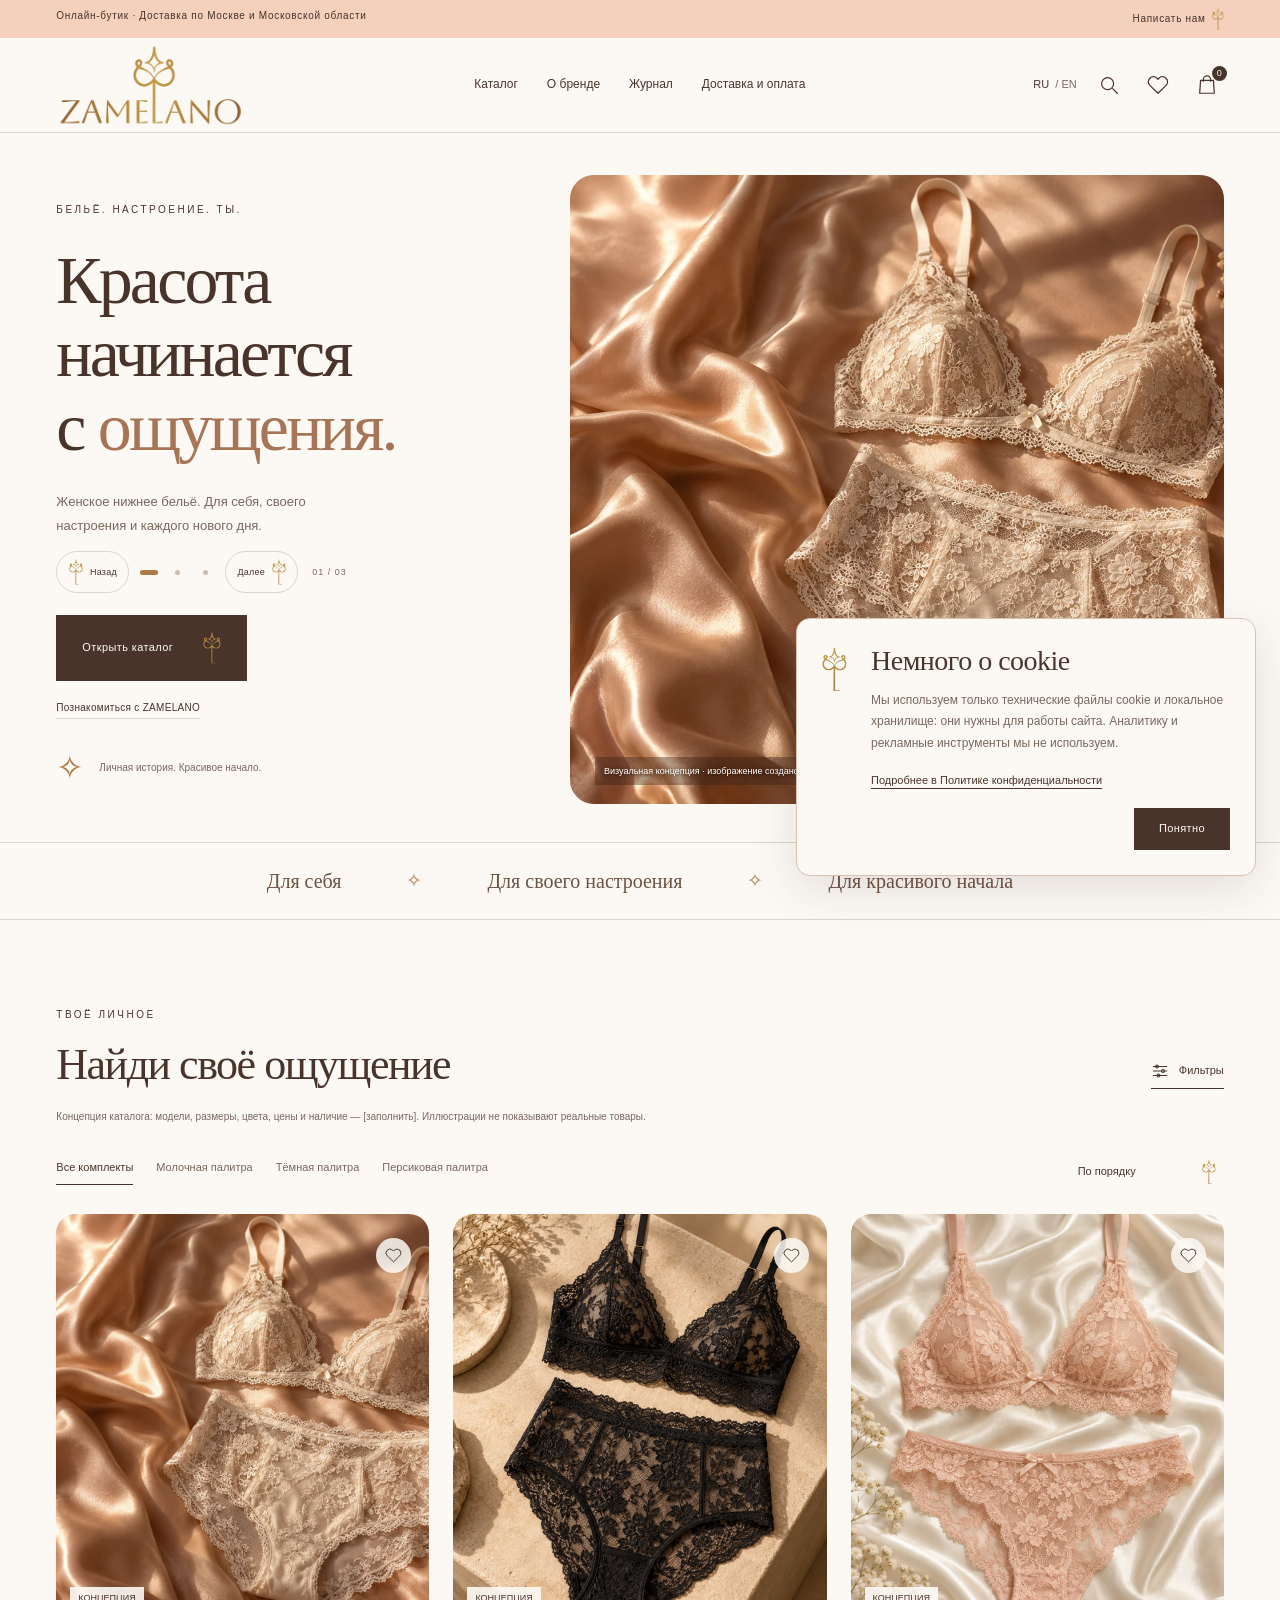
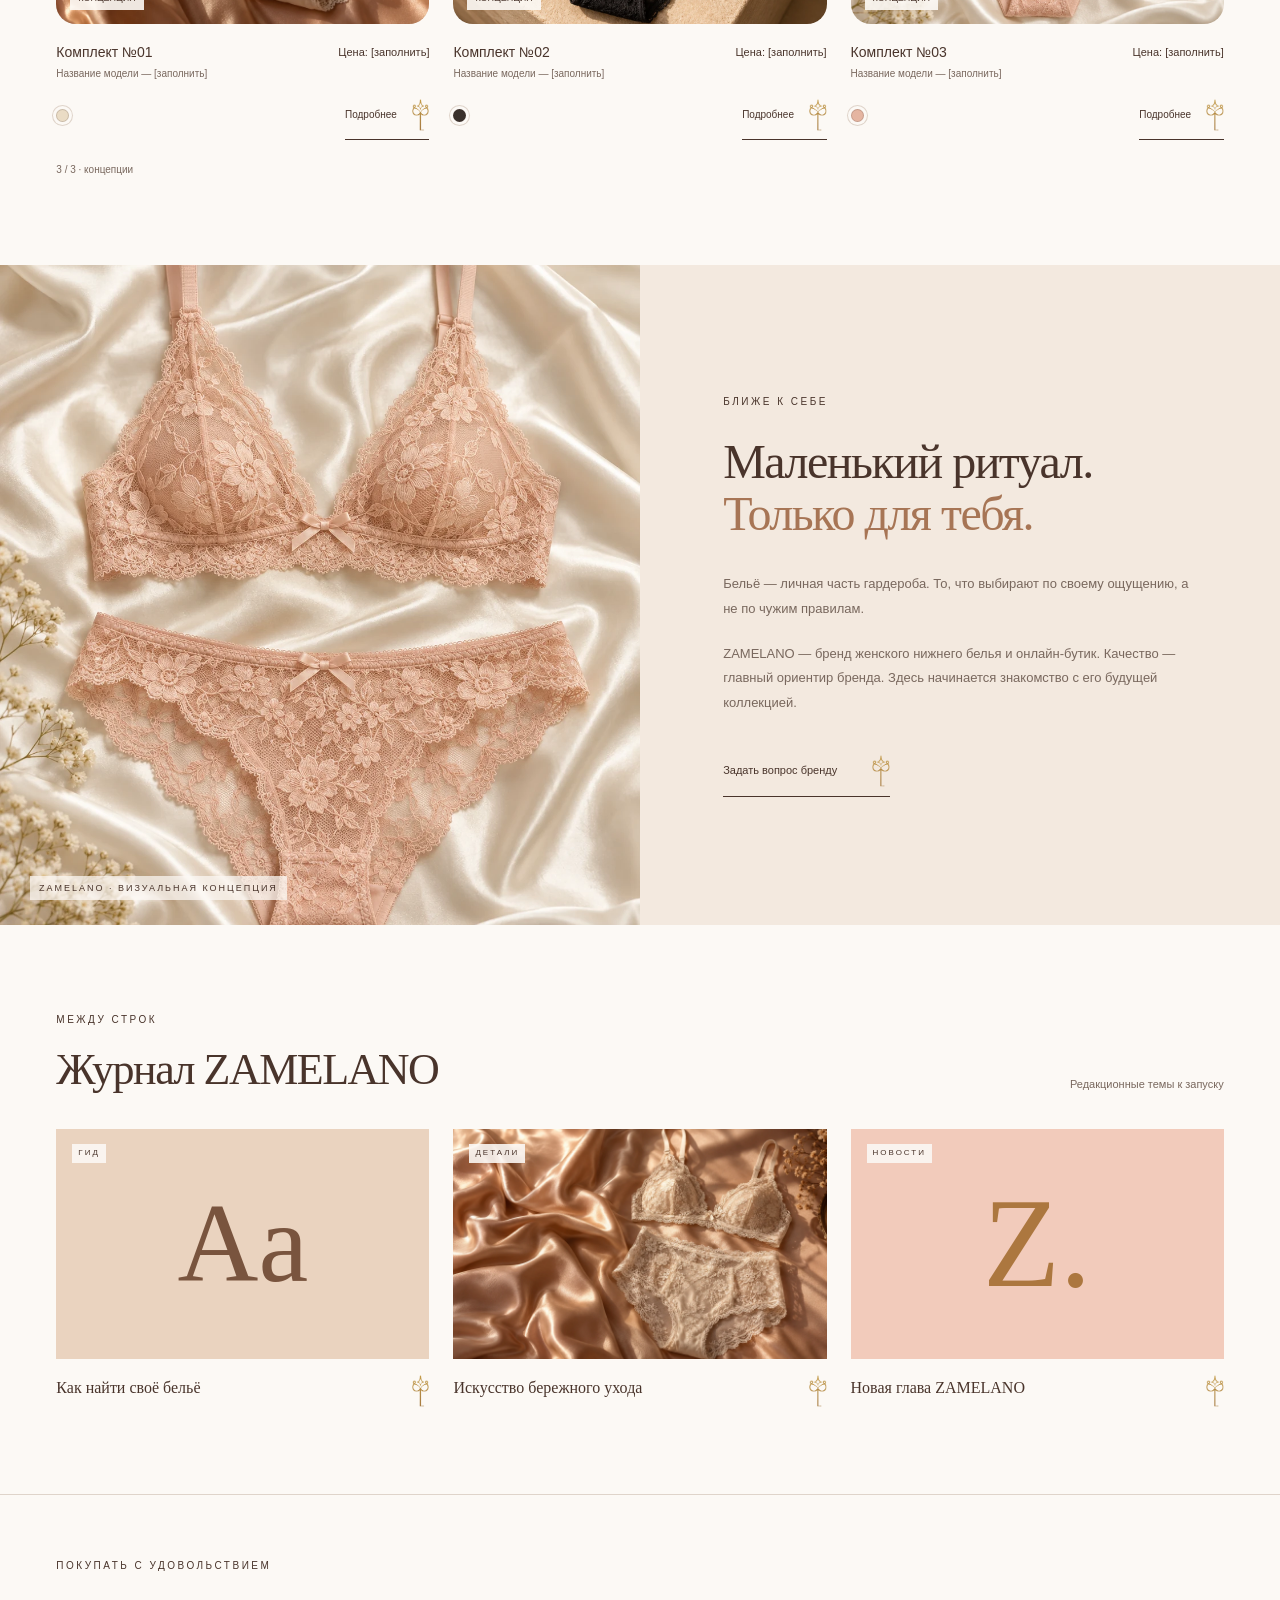
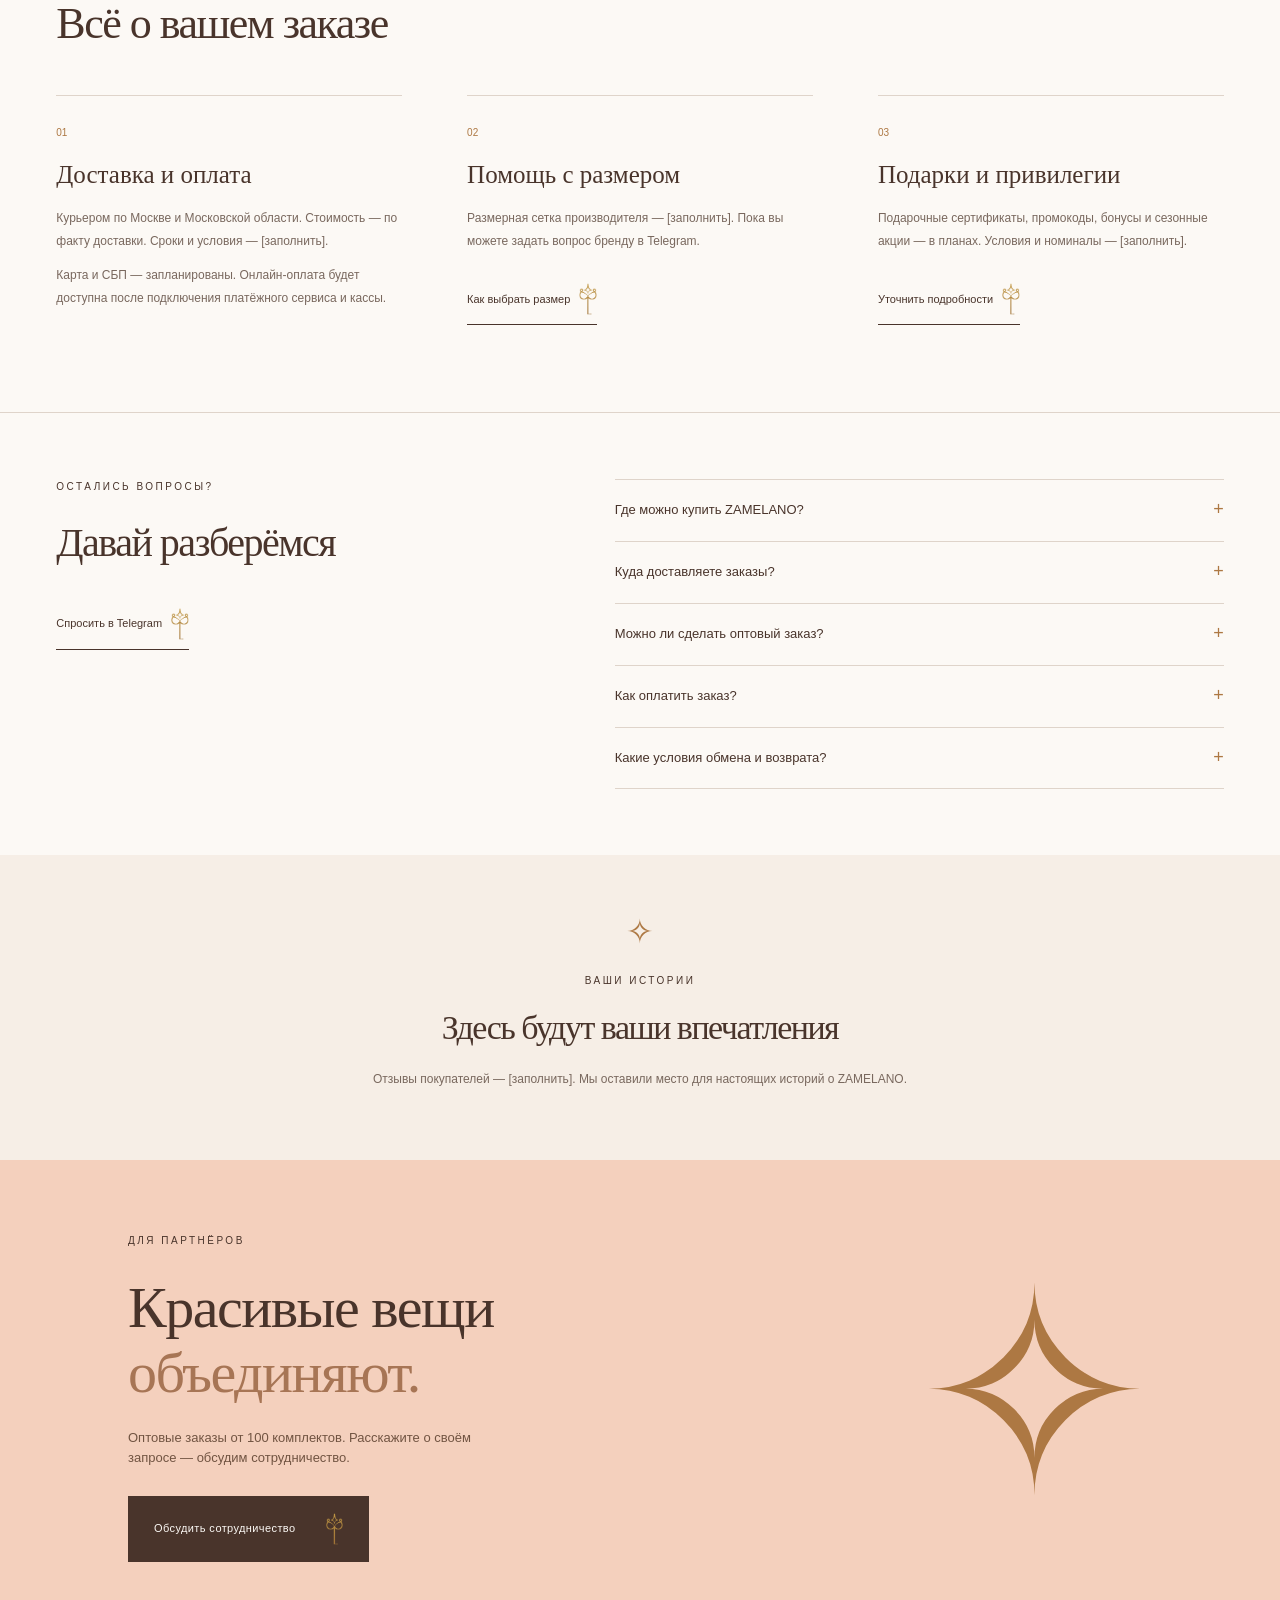
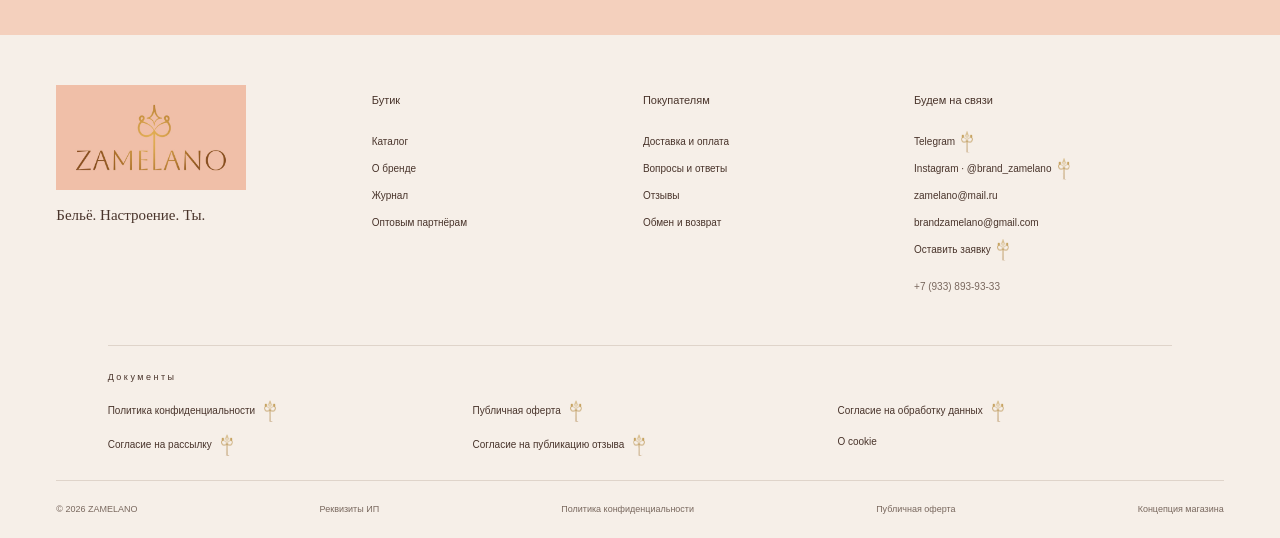
<file: index.html>
<!doctype html>
<html lang="ru">
<head>
  <meta charset="UTF-8">
  <meta name="viewport" content="width=device-width, initial-scale=1">
  <meta name="theme-color" content="#f5d0bc">
  <title>ZAMELANO — Красота начинается с ощущения</title>
  <meta name="description" content="ZAMELANO — женское нижнее бельё. Концепция интернет-магазина на русском и английском. Курьерская доставка по Москве и Московской области.">
  <meta property="og:title" content="ZAMELANO — бельё для себя">
  <meta property="og:description" content="Красота начинается с ощущения. Познакомьтесь с концепцией ZAMELANO.">
  <meta property="og:type" content="website">
  <link rel="icon" href="assets/favicon.svg" type="image/svg+xml">
  <link rel="stylesheet" href="styles.css?v=95ecad61f819">
  <link rel="preload" href="assets/ivory.webp" as="image">
  <script src="cms-client.js?v=86fe52c0228a" defer></script><script src="app.js?v=370d574477ee" defer></script>
  <script src="legal.js?v=916f0e50652b" defer></script>
  <meta name="robots" content="noindex, nofollow, noarchive">
  <meta name="googlebot" content="noindex, nofollow, noarchive">
  <meta name="yandex" content="noindex, nofollow, noarchive">
  <link rel="canonical" href="https://kibosh13.github.io/zamelano/">
  <meta property="og:image" content="https://kibosh13.github.io/zamelano/assets/ivory.webp">
</head>
<body>
  <a class="skip-link" href="#main" data-i18n="skip">Перейти к содержимому</a>
  <div class="announcement"><span data-i18n="announcement">Онлайн-бутик · Доставка по Москве и Московской области</span><a href="https://t.me/Zamelano" target="_blank" rel="noopener" data-i18n="write" data-brand-key>Написать нам</a></div>
  <header class="header">
    <a class="wordmark" href="#" aria-label="ZAMELANO — главная" data-i18n-aria="home"><span class="header-logo" role="img" aria-label="Логотип ZAMELANO" data-i18n-aria="logoAlt"></span></a>
    <nav class="desktop-nav" aria-label="Основная навигация" data-i18n-aria="navigation">
      <a href="#catalog" data-i18n="catalog">Каталог</a><a href="#brand" data-i18n="brand">О бренде</a><a href="#journal" data-i18n="journal">Журнал</a><a href="#delivery" data-i18n="delivery">Доставка и оплата</a>
    </nav>
    <div class="header-actions">
      <button class="language" id="language" aria-label="Switch to English">RU <span>/ EN</span></button>
      <button class="icon-button" id="search-open" aria-label="Поиск" data-i18n-aria="search"><svg><use href="#icon-search"/></svg></button>
      <button class="icon-button favorites-open" id="favorites-open" aria-label="Избранное" data-i18n-aria="favorites"><svg><use href="#icon-heart"/></svg><span class="count" id="favorite-count" hidden>0</span></button>
      <button class="icon-button" id="cart-open" aria-label="Корзина" data-i18n-aria="cart"><svg><use href="#icon-bag"/></svg><span class="count" id="cart-count">0</span></button>
      <button class="icon-button mobile-menu" id="menu-open" aria-label="Меню" data-i18n-aria="menu"><svg><use href="#icon-menu"/></svg></button>
    </div>
  </header>
  <main id="main">
    <section class="hero" aria-labelledby="hero-title">
      <div class="hero-copy">
        <p class="eyebrow" data-i18n="heroEyebrow">БЕЛЬЁ. НАСТРОЕНИЕ. ТЫ.</p>
        <div class="hero-slider" id="hero-slider" role="region" aria-roledescription="карусель" aria-label="Настроение ZAMELANO" data-i18n-aria="heroSlider" tabindex="0">
          <div class="hero-slide-window" id="hero-slide-window">
            <div class="hero-slide-track" id="hero-slide-track">
              <div class="hero-slide" role="group" aria-roledescription="слайд" aria-label="1 из 3">
                <h1 class="hero-slide-title" id="hero-title" data-i18n-html="heroTitle">Красота<br>начинается<br>с <em>ощущения.</em></h1>
                <p class="hero-description" data-i18n="heroDescription">Женское нижнее бельё. Для себя, своего настроения и каждого нового дня.</p>
              </div>
              <div class="hero-slide" role="group" aria-roledescription="слайд" aria-label="2 из 3" aria-hidden="true" inert>
                <h2 class="hero-slide-title" data-i18n-html="heroTitle2">Твоё<br>настроение.<br><em>Твой выбор.</em></h2>
                <p class="hero-description" data-i18n="heroDescription2">Для спокойного утра, нового дня и особенного вечера. Выбирай то, что близко тебе.</p>
              </div>
              <div class="hero-slide" role="group" aria-roledescription="слайд" aria-label="3 из 3" aria-hidden="true" inert>
                <h2 class="hero-slide-title" data-i18n-html="heroTitle3">Маленький<br>ритуал.<br><em>Только твой.</em></h2>
                <p class="hero-description" data-i18n="heroDescription3">Личная история начинается с деталей. Познакомься с настроением ZAMELANO.</p>
              </div>
            </div>
          </div>
          <div class="hero-slider-controls">
            <button class="slide-nav" id="hero-prev" type="button" aria-label="Предыдущий слайд" data-i18n-aria="previousSlide" aria-controls="hero-slide-track"><span class="brand-key" aria-hidden="true"></span><span class="slide-nav-label" data-i18n="backSlide">Назад</span></button>
            <div class="hero-slide-dots"><button class="slide-dot is-active" type="button" data-hero-slide="0" aria-label="Показать слайд 1 из 3" aria-current="true" aria-controls="hero-slide-track"><span></span></button><button class="slide-dot" type="button" data-hero-slide="1" aria-label="Показать слайд 2 из 3" aria-controls="hero-slide-track"><span></span></button><button class="slide-dot" type="button" data-hero-slide="2" aria-label="Показать слайд 3 из 3" aria-controls="hero-slide-track"><span></span></button></div>
            <button class="slide-nav" id="hero-next" type="button" aria-label="Следующий слайд" data-i18n-aria="nextSlide" aria-controls="hero-slide-track"><span class="slide-nav-label" data-i18n="forwardSlide">Далее</span><span class="brand-key" aria-hidden="true"></span></button>
            <span class="hero-slide-count" id="hero-slide-count" aria-hidden="true">01 / 03</span>
          </div>
          <p class="sr-only" id="hero-slide-status" role="status" aria-live="polite" aria-atomic="true"></p>
        </div>
        <a class="button primary" href="#catalog"><span data-i18n="explore">Открыть каталог</span><span class="brand-key" aria-hidden="true"></span></a>
        <a class="quiet-link" href="#brand" data-i18n="discoverBrand">Познакомиться с ZAMELANO</a>
        <div class="hero-foot"><span class="small-star" aria-hidden="true">✧</span><span data-i18n="heroFoot">Личная история. Красивое начало.</span></div>
      </div>
      <div class="hero-visual">
        <img src="assets/ivory.webp" alt="Иллюстрация концепции: молочный кружевной комплект на персиковом атласе" data-i18n-alt="heroAlt" fetchpriority="high" width="1536" height="1024">
        <div class="image-caption"><span data-i18n="imageConcept">Визуальная концепция · изображение создано ИИ</span><span aria-hidden="true">01 / ZAMELANO</span></div>
      </div>
    </section>
    <div class="values-strip"><span data-i18n="value1">Для себя</span><span class="separator">✧</span><span data-i18n="value2">Для своего настроения</span><span class="separator">✧</span><span data-i18n="value3">Для красивого начала</span></div>

    <section class="section catalog-section" id="catalog" aria-labelledby="catalog-title">
      <div class="section-heading"><div><p class="eyebrow" data-i18n="catalogEyebrow">ТВОЁ ЛИЧНОЕ</p><h2 id="catalog-title" data-i18n="catalogTitle">Найди своё ощущение</h2></div><button class="text-button" id="filter-toggle" aria-expanded="false" aria-controls="filter-panel"><svg><use href="#icon-filter"/></svg><span data-i18n="filters">Фильтры</span></button></div>
      <p class="catalog-note" data-i18n="catalogNote">Концепция каталога: модели, размеры, цвета, цены и наличие — [заполнить]. Иллюстрации не показывают реальные товары.</p>
      <div class="catalog-tools"><div class="category-tabs" role="group" aria-label="Категории" data-i18n-aria="categories"><button class="tab active" data-category="all" data-i18n="all" aria-pressed="true">Все комплекты</button><button class="tab" data-category="ivory" data-i18n="ivoryConcept" aria-pressed="false">Молочная палитра</button><button class="tab" data-category="black" data-i18n="blackConcept" aria-pressed="false">Тёмная палитра</button><button class="tab" data-category="peach" data-i18n="peachConcept" aria-pressed="false">Персиковая палитра</button></div><label class="sort-label"><span class="sr-only" data-i18n="sort">Сортировка</span><select id="sort"><option value="default" data-i18n="sortDefault">По порядку</option><option value="asc" data-i18n="sortAsc">Цена: по возрастанию</option><option value="desc" data-i18n="sortDesc">Цена: по убыванию</option></select></label></div>
      <div class="filter-panel" id="filter-panel" hidden>
        <label><span data-i18n="size">Размер</span><select id="filter-size"><option value="all" data-i18n="allSizes">Все размеры</option><option value="unknown" data-i18n="fill">[заполнить]</option></select></label>
        <label><span data-i18n="color">Цвет</span><select id="filter-color"><option value="all" data-i18n="allColors">Все цвета</option><option value="ivory" data-i18n="ivory">Молочный · концепт</option><option value="black" data-i18n="black">Чёрный · концепт</option><option value="peach" data-i18n="peach">Персиковый · концепт</option></select></label>
        <label><span data-i18n="collection">Коллекция</span><select id="filter-collection"><option value="all" data-i18n="allCollections">Все коллекции</option><option value="concept" data-i18n="concept">Концепция · [заполнить]</option></select></label>
        <label><span data-i18n="priceFrom">Цена от, ₽</span><input type="number" id="price-min" min="0" placeholder="—"></label>
        <label><span data-i18n="priceTo">Цена до, ₽</span><input type="number" id="price-max" min="0" placeholder="—"></label>
        <button class="text-button" id="reset-filters" data-i18n="reset">Сбросить</button><p class="filter-note" data-i18n="filterNote">Цены пока не указаны: фильтр по цене показывает только товары с заполненной ценой.</p>
      </div>
      <div class="search-inline" id="search-inline" hidden><label for="search" class="sr-only" data-i18n="search">Поиск</label><svg><use href="#icon-search"/></svg><input type="search" id="search" placeholder="Найти комплект…" data-i18n-placeholder="searchPlaceholder"><button id="search-close" class="icon-button" aria-label="Закрыть поиск" data-i18n-aria="close"><svg><use href="#icon-close"/></svg></button></div>
      <div class="active-view" id="active-view" hidden><span data-i18n="favorites">Избранное</span><button class="text-button" id="show-all" data-i18n="showAll">Показать все</button></div>
      <div class="product-grid" id="product-grid" aria-live="polite"></div>
      <p class="result-count" id="result-count"></p>
    </section>

    <section class="brand-section" id="brand" aria-labelledby="brand-title">
      <div class="brand-image"><img src="assets/peach.webp" alt="Иллюстрация концепции: персиковое кружево на светлом атласе" data-i18n-alt="brandAlt" loading="lazy" width="1122" height="1402"><span class="vertical-caption" data-i18n="brandImageCaption">ZAMELANO · ВИЗУАЛЬНАЯ КОНЦЕПЦИЯ</span></div>
      <div class="brand-copy"><p class="eyebrow" data-i18n="brandEyebrow">БЛИЖЕ К СЕБЕ</p><h2 id="brand-title" data-i18n-html="brandTitle">Маленький ритуал.<br><em>Только для тебя.</em></h2><p data-i18n="brandText1">Бельё — личная часть гардероба. То, что выбирают по своему ощущению, а не по чужим правилам.</p><p data-i18n="brandText2">ZAMELANO — бренд женского нижнего белья и онлайн-бутик. Качество — главный ориентир бренда. Здесь начинается знакомство с его будущей коллекцией.</p><a class="underlined-link" href="https://t.me/Zamelano" target="_blank" rel="noopener"><span data-i18n="askBrand">Задать вопрос бренду</span><span class="brand-key" aria-hidden="true"></span></a></div>
    </section>

    <section class="section journal-section" id="journal" aria-labelledby="journal-title">
      <div class="section-heading"><div><p class="eyebrow" data-i18n="journalEyebrow">МЕЖДУ СТРОК</p><h2 id="journal-title" data-i18n="journalTitle">Журнал ZAMELANO</h2></div><span class="subtle" data-i18n="journalNote">Редакционные темы к запуску</span></div>
      <div class="journal-grid"><button class="journal-card" data-article="fit"><span class="journal-art art-fit"><span aria-hidden="true">Aa</span><span class="journal-tag" data-i18n="guide">ГИД</span></span><span class="journal-bottom"><span data-i18n="articleFit">Как найти своё бельё</span><span class="brand-key" aria-hidden="true"></span></span></button><button class="journal-card" data-article="care"><span class="journal-art art-care"><img src="assets/ivory.webp" alt="" loading="lazy"><span class="journal-tag" data-i18n="details">ДЕТАЛИ</span></span><span class="journal-bottom"><span data-i18n="articleCare">Искусство бережного ухода</span><span class="brand-key" aria-hidden="true"></span></span></button><button class="journal-card" data-article="news"><span class="journal-art art-news"><span aria-hidden="true">Z.</span><span class="journal-tag" data-i18n="news">НОВОСТИ</span></span><span class="journal-bottom"><span data-i18n="articleNews">Новая глава ZAMELANO</span><span class="brand-key" aria-hidden="true"></span></span></button></div>
    </section>

    <section class="service-section section" id="delivery" aria-labelledby="service-title">
      <p class="eyebrow" data-i18n="serviceEyebrow">ПОКУПАТЬ С УДОВОЛЬСТВИЕМ</p><h2 id="service-title" data-i18n="serviceTitle">Всё о вашем заказе</h2>
      <div class="service-grid"><article><span class="service-number">01</span><h3 data-i18n="delivery">Доставка и оплата</h3><p data-i18n="deliveryText">Курьером по Москве и Московской области. Стоимость — по факту доставки. Сроки и условия — [заполнить].</p><p data-i18n="paymentText">Карта и СБП — запланированы. Онлайн-оплата будет доступна после подключения платёжного сервиса и кассы.</p></article><article><span class="service-number">02</span><h3 data-i18n="sizeHelp">Помощь с размером</h3><p data-i18n="sizeText">Размерная сетка производителя — [заполнить]. Пока вы можете задать вопрос бренду в Telegram.</p><button class="underlined-link" id="size-help" data-i18n="openSize" data-brand-key>Как выбрать размер</button></article><article><span class="service-number">03</span><h3 data-i18n="gifts">Подарки и привилегии</h3><p data-i18n="giftsText">Подарочные сертификаты, промокоды, бонусы и сезонные акции — в планах. Условия и номиналы — [заполнить].</p><a class="underlined-link" href="https://t.me/Zamelano" target="_blank" rel="noopener" data-i18n="askDetails" data-brand-key>Уточнить подробности</a></article></div>
    </section>

    <section class="section faq-section" id="faq" aria-labelledby="faq-title"><div><p class="eyebrow" data-i18n="faqEyebrow">ОСТАЛИСЬ ВОПРОСЫ?</p><h2 id="faq-title" data-i18n="faqTitle">Давай разберёмся</h2><a class="underlined-link" href="https://t.me/Zamelano" target="_blank" rel="noopener" data-i18n="askTelegram" data-brand-key>Спросить в Telegram</a></div><div class="faq-list"><details><summary data-i18n="faq1">Где можно купить ZAMELANO?</summary><p data-i18n="faq1Answer">Бренд работает только онлайн. Сейчас на сайте представлена концепция каталога; реальные товары и цены — [заполнить]. По вопросам покупки напишите в Telegram.</p></details><details><summary data-i18n="faq2">Куда доставляете заказы?</summary><p data-i18n="faq2Answer">Курьерская доставка доступна по Москве и Московской области. Стоимость — по факту доставки, сроки — [заполнить].</p></details><details><summary data-i18n="faq3">Можно ли сделать оптовый заказ?</summary><p data-i18n="faq3Answer">Да, опт — от 100 комплектов. Условия, цены и сроки — [заполнить]. Используйте форму для партнёров ниже.</p></details><details><summary data-i18n="faq4">Как оплатить заказ?</summary><p data-i18n="faq4Answer">Планируются оплата картой онлайн и СБП. Платёжный сервис и онлайн-касса ещё не подключены. На этом этапе можно подготовить заявку в Telegram, без оплаты.</p></details><details><summary data-i18n="faq5">Какие условия обмена и возврата?</summary><p data-i18n="faq5Answer">Условия обмена и возврата приведены в публичной оферте. Ознакомьтесь с ними перед оформлением покупки.</p><a class="underlined-link" href="documents.html?section=section-6#offer" data-document="offer" data-document-section="section-6" data-i18n="returns" data-brand-key>Обмен и возврат</a></details></div></section>

    <section class="reviews-section section" id="reviews"><span class="small-star" aria-hidden="true">✧</span><p class="eyebrow" data-i18n="reviews">ВАШИ ИСТОРИИ</p><h2 data-i18n="reviewsTitle">Здесь будут ваши впечатления</h2><p data-i18n="reviewsText">Отзывы покупателей — [заполнить]. Мы оставили место для настоящих историй о ZAMELANO.</p></section>

    <section class="wholesale-section" id="wholesale"><div><p class="eyebrow" data-i18n="wholesaleEyebrow">ДЛЯ ПАРТНЁРОВ</p><h2 data-i18n-html="wholesaleTitle">Красивые вещи<br><em>объединяют.</em></h2><p data-i18n="wholesaleText">Оптовые заказы от 100 комплектов. Расскажите о своём запросе — обсудим сотрудничество.</p><button class="button primary" id="wholesale-open"><span data-i18n="wholesaleButton">Обсудить сотрудничество</span><span class="brand-key" aria-hidden="true"></span></button></div><span class="wholesale-motif" aria-hidden="true">✧</span></section>
  </main>
  <footer id="contacts"><div class="footer-main"><div class="footer-brand"><img src="assets/zamelano-logo.jpg" alt="Логотип ZAMELANO" data-i18n-alt="logoAlt" width="1280" height="704" loading="lazy"><p data-i18n="footerTagline">Бельё. Настроение. Ты.</p></div><div><h3 data-i18n="shop">Бутик</h3><a href="#catalog" data-i18n="catalog">Каталог</a><a href="#brand" data-i18n="brand">О бренде</a><a href="#journal" data-i18n="journal">Журнал</a><a href="#wholesale" data-i18n="wholesale">Оптовым партнёрам</a></div><div><h3 data-i18n="customers">Покупателям</h3><a href="#delivery" data-i18n="delivery">Доставка и оплата</a><a href="#faq" data-i18n="faq">Вопросы и ответы</a><a href="#reviews" data-i18n="reviewsLink">Отзывы</a><a href="documents.html?section=section-6#offer" data-document="offer" data-document-section="section-6" data-i18n="returns">Обмен и возврат</a></div><div><h3 data-i18n="contacts">Будем на связи</h3><a href="https://t.me/Zamelano" target="_blank" rel="noopener" data-brand-key>Telegram</a><a href="https://www.instagram.com/brand_zamelano/" target="_blank" rel="noopener" data-brand-key>Instagram · @brand_zamelano</a><a href="mailto:zamelano@mail.ru">zamelano@mail.ru</a><a href="mailto:brandzamelano@gmail.com">brandzamelano@gmail.com</a><button class="footer-link" id="contact-open" data-i18n="leaveRequest" data-brand-key>Оставить заявку</button><span class="footer-pending" data-i18n="phonePending">Телефон бренда: +7 (933) 893-93-33</span></div></div><div class="footer-documents"><p class="eyebrow" data-legal-i18n="documents">Документы</p><nav class="footer-document-links" aria-label="Документы"><a href="documents.html#privacy" data-document="privacy" data-brand-key>Политика конфиденциальности</a><a href="documents.html#offer" data-document="offer" data-brand-key>Публичная оферта</a><a href="documents.html#order-consent" data-document="order-consent" data-brand-key>Согласие на обработку данных</a><a href="documents.html#newsletter-consent" data-document="newsletter-consent" data-brand-key>Согласие на рассылку</a><a href="documents.html#review-consent" data-document="review-consent" data-brand-key>Согласие на публикацию отзыва</a><button type="button" data-cookie-open data-legal-i18n="cookieReopen">О cookie</button></nav></div><div class="footer-bottom"><span>© 2026 ZAMELANO</span><a href="documents.html?section=section-15#offer" data-document="offer" data-document-section="section-15" data-i18n="legalDetails">Реквизиты ИП</a><a href="documents.html#privacy" data-document="privacy" data-i18n="privacy">Политика конфиденциальности</a><a href="documents.html#offer" data-document="offer" data-i18n="offer">Публичная оферта</a><span data-i18n="draft">Концепция магазина</span></div></footer>
  <dialog id="product-dialog" class="product-dialog" aria-labelledby="detail-title"><button class="close-button icon-button" data-close aria-label="Закрыть" data-i18n-aria="close"><svg><use href="#icon-close"/></svg></button><div id="product-detail"></div></dialog>
  <dialog id="cart-dialog" class="drawer" aria-labelledby="cart-title"><div class="drawer-heading"><h2 id="cart-title" data-i18n="cart">Корзина</h2><button class="icon-button" data-close aria-label="Закрыть" data-i18n-aria="close"><svg><use href="#icon-close"/></svg></button></div><div id="cart-content"></div></dialog>
  <dialog id="request-dialog" class="request-dialog" aria-labelledby="request-title"><button class="close-button icon-button" data-close aria-label="Закрыть" data-i18n-aria="close"><svg><use href="#icon-close"/></svg></button><p class="eyebrow" data-i18n="personalContact">ЛИЧНОЕ ОБЩЕНИЕ</p><h2 id="request-title"></h2><p class="subtle" id="request-description"></p><form id="request-form"><div class="form-grid"><label><span data-i18n="name">Имя</span><input name="name" autocomplete="given-name" required maxlength="80"></label><label><span data-i18n="phone">Телефон</span><input name="phone" type="tel" autocomplete="tel" required placeholder="+7 …" minlength="10" maxlength="25"></label><label><span data-i18n="time">Удобное время</span><input name="time" maxlength="100" placeholder="[заполнить]" data-i18n-placeholder="fill"></label><label id="quantity-label" hidden><span data-i18n="wholesaleQuantity">Количество комплектов</span><input name="quantity" type="number" min="100" step="1" value="100"></label><label id="delivery-label" hidden><span data-i18n="region">Регион доставки</span><select name="region"><option value="moscow" data-i18n="moscow">Москва</option><option value="mo" data-i18n="mo">Московская область</option></select></label><label id="address-label" hidden><span data-i18n="address">Адрес доставки</span><input name="address" autocomplete="street-address" maxlength="250"></label><label class="full-width"><span data-i18n="comment">Комментарий / другие пожелания</span><textarea name="comment" rows="3" maxlength="1500"></textarea></label></div><div class="consent"><input id="personal-consent" type="checkbox" name="consent" required aria-labelledby="request-legal-consent"><span class="request-legal-consent" id="request-legal-consent">Я даю согласие на обработку персональных данных.</span></div><p id="consent-help" class="micro" data-legal-i18n="consentNeeded">Чтобы подготовить заявку, отметьте согласие на обработку персональных данных.</p><p class="micro request-legal-note" id="request-legal-note"></p><p class="micro" data-i18n="requestInfo">Данные не сохраняются на сайте. Вы увидите текст заявки, сможете скопировать его и самостоятельно отправить в Telegram @Zamelano. </p><button class="button primary" type="submit" disabled><span data-i18n="prepareRequest">Подготовить заявку</span><span class="brand-key" aria-hidden="true"></span></button></form><div id="request-result" hidden><p class="request-status" data-i18n="requestReady">Текст подготовлен. Заявка ещё не отправлена.</p><label><span class="sr-only" data-i18n="requestText">Текст заявки</span><textarea id="request-text" rows="12" readonly></textarea></label><div class="request-buttons"><button class="button secondary" id="copy-request" data-i18n="copy">Скопировать текст</button><a class="button primary" id="telegram-request" href="https://t.me/Zamelano" target="_blank" rel="noopener" data-i18n="openTelegram" data-brand-key>Открыть Telegram</a></div><p class="micro" data-i18n="telegramHelp">Если текст не появился в Telegram, вставьте скопированный текст в чат @Zamelano и нажмите «Отправить».</p><button class="text-button" id="edit-request" data-i18n="editRequest">Изменить заявку</button></div></dialog>
  <dialog id="content-dialog" class="content-dialog" aria-labelledby="content-title"><button class="close-button icon-button" data-close aria-label="Закрыть" data-i18n-aria="close"><svg><use href="#icon-close"/></svg></button><div id="content-body"></div></dialog>
  <dialog id="menu-dialog" class="drawer menu-drawer"><div class="drawer-heading"><span class="wordmark">ZAMELANO</span><button data-close class="icon-button" aria-label="Закрыть" data-i18n-aria="close"><svg><use href="#icon-close"/></svg></button></div><nav><a href="#catalog" data-i18n="catalog">Каталог</a><a href="#brand" data-i18n="brand">О бренде</a><a href="#journal" data-i18n="journal">Журнал</a><a href="#delivery" data-i18n="delivery">Доставка и оплата</a><a href="#faq" data-i18n="faq">Вопросы и ответы</a><a href="#wholesale" data-i18n="wholesale">Оптовым партнёрам</a><a href="#contacts" data-i18n="contacts">Будем на связи</a></nav></dialog>
  <div class="toast" id="toast" role="status" hidden></div>
  <noscript><div class="noscript">Для каталога и корзины включите JavaScript. Связаться с брендом: <a href="https://t.me/Zamelano">Telegram @Zamelano</a>.</div></noscript>
  <svg class="svg-defs" xmlns="http://www.w3.org/2000/svg" aria-hidden="true"><symbol id="icon-search" viewBox="0 0 24 24"><circle cx="10.5" cy="10.5" r="6.5"/><path d="m16 16 5 5"/></symbol><symbol id="icon-heart" viewBox="0 0 24 24"><path d="M20.8 4.6a5.5 5.5 0 0 0-7.8 0L12 5.7l-1.1-1.1a5.5 5.5 0 0 0-7.8 7.8L12 21l8.8-8.6a5.5 5.5 0 0 0 0-7.8Z"/></symbol><symbol id="icon-bag" viewBox="0 0 24 24"><path d="M5 7h14l1 14H4L5 7Z M8 8V6a4 4 0 0 1 8 0v2"/></symbol><symbol id="icon-filter" viewBox="0 0 24 24"><path d="M3 6h18M3 12h18M3 18h18"/><circle cx="8" cy="6" r="2"/><circle cx="16" cy="12" r="2"/><circle cx="10" cy="18" r="2"/></symbol><symbol id="icon-close" viewBox="0 0 24 24"><path d="m5 5 14 14M19 5 5 19"/></symbol><symbol id="icon-menu" viewBox="0 0 24 24"><path d="M3 6h18M3 12h18M3 18h18"/></symbol></svg>
<dialog class="legal-dialog" id="legal-dialog" aria-labelledby="legal-reader-title"><div class="legal-reader-toolbar"><span id="legal-reader-title" data-legal-i18n="documents">Документы</span><button class="icon-button" id="legal-dialog-close" aria-label="Закрыть документ"><svg viewBox="0 0 24 24" aria-hidden="true"><path d="m5 5 14 14M19 5 5 19" fill="none" stroke="currentColor" stroke-width="1.3"/></svg></button></div><div class="legal-reader-layout"><nav class="legal-navigation" id="legal-dialog-nav" aria-label="Юридические документы"></nav><article class="legal-article" id="legal-dialog-article"><h2 id="legal-modal-title">Документы</h2><p role="status">Загружаем документ…</p></article></div></dialog>
<section class="cookie-notice" id="cookie-notice" aria-labelledby="cookie-title" hidden><span class="brand-key" aria-hidden="true"></span><div><h2 id="cookie-title" data-legal-i18n="cookieTitle">Немного о cookie</h2><p data-legal-i18n="cookieText">Мы используем только технические файлы cookie и локальное хранилище: они нужны для работы сайта. Аналитику и рекламные инструменты мы не используем.</p><a class="cookie-policy-link" href="documents.html?section=section-8#privacy" data-document="privacy" data-document-section="section-8" data-cookie-policy data-legal-i18n="cookieMore">Подробнее в Политике конфиденциальности</a><div class="cookie-notice-actions"><button class="button primary" id="cookie-understood" data-legal-i18n="understood">Понятно</button></div></div></section>
</body>
</html>
</file>
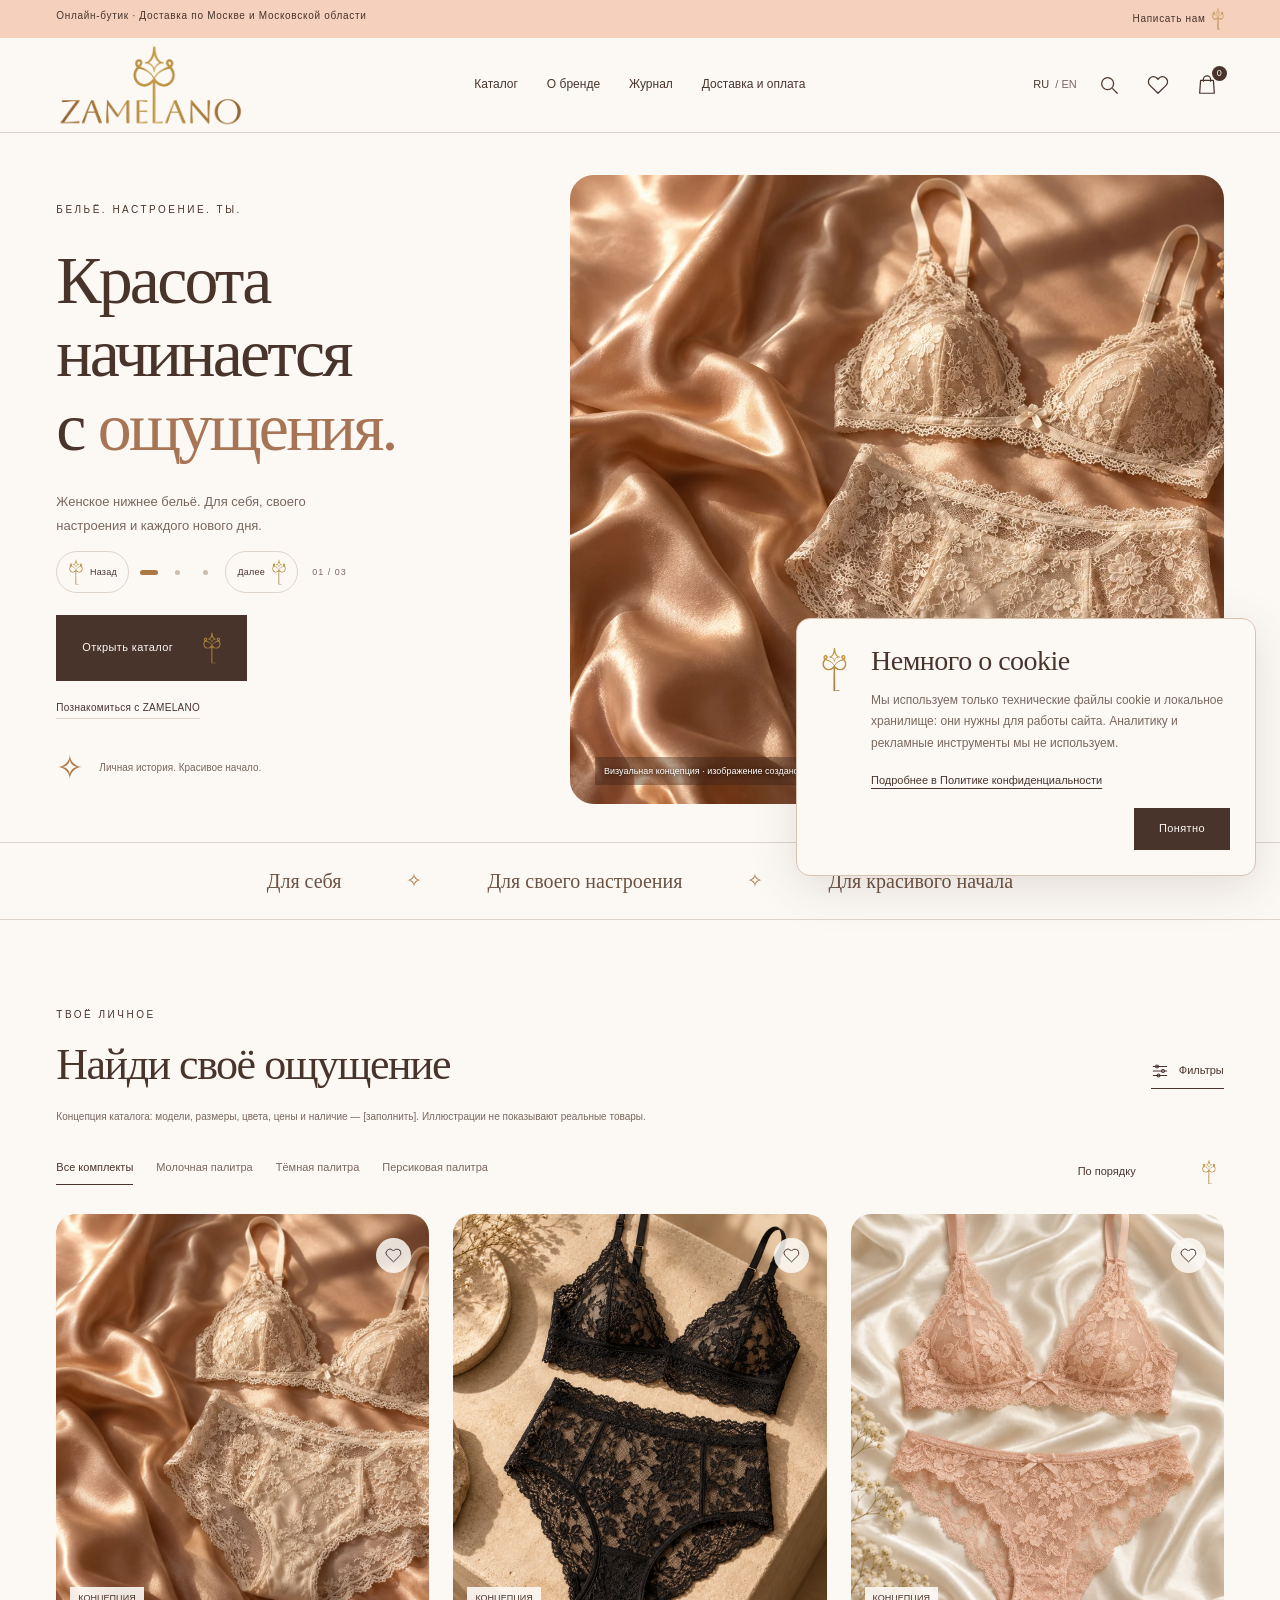
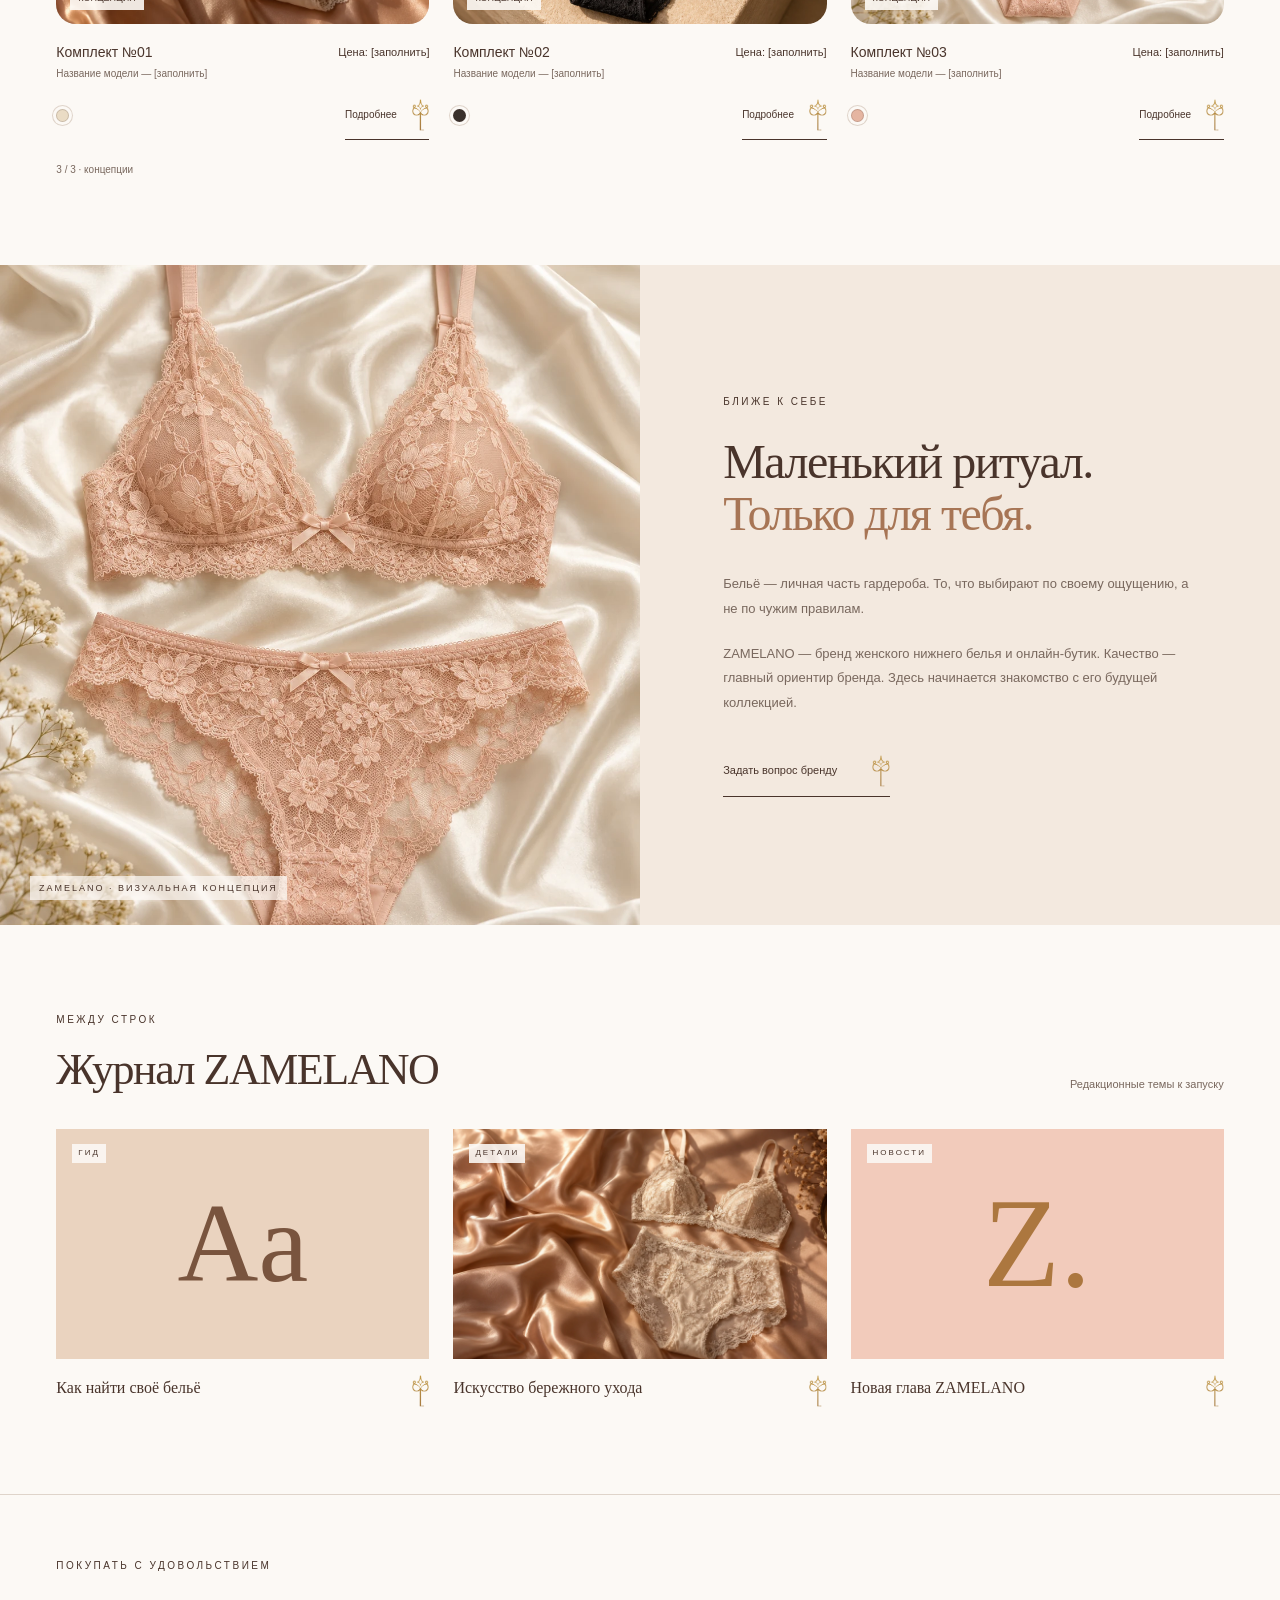
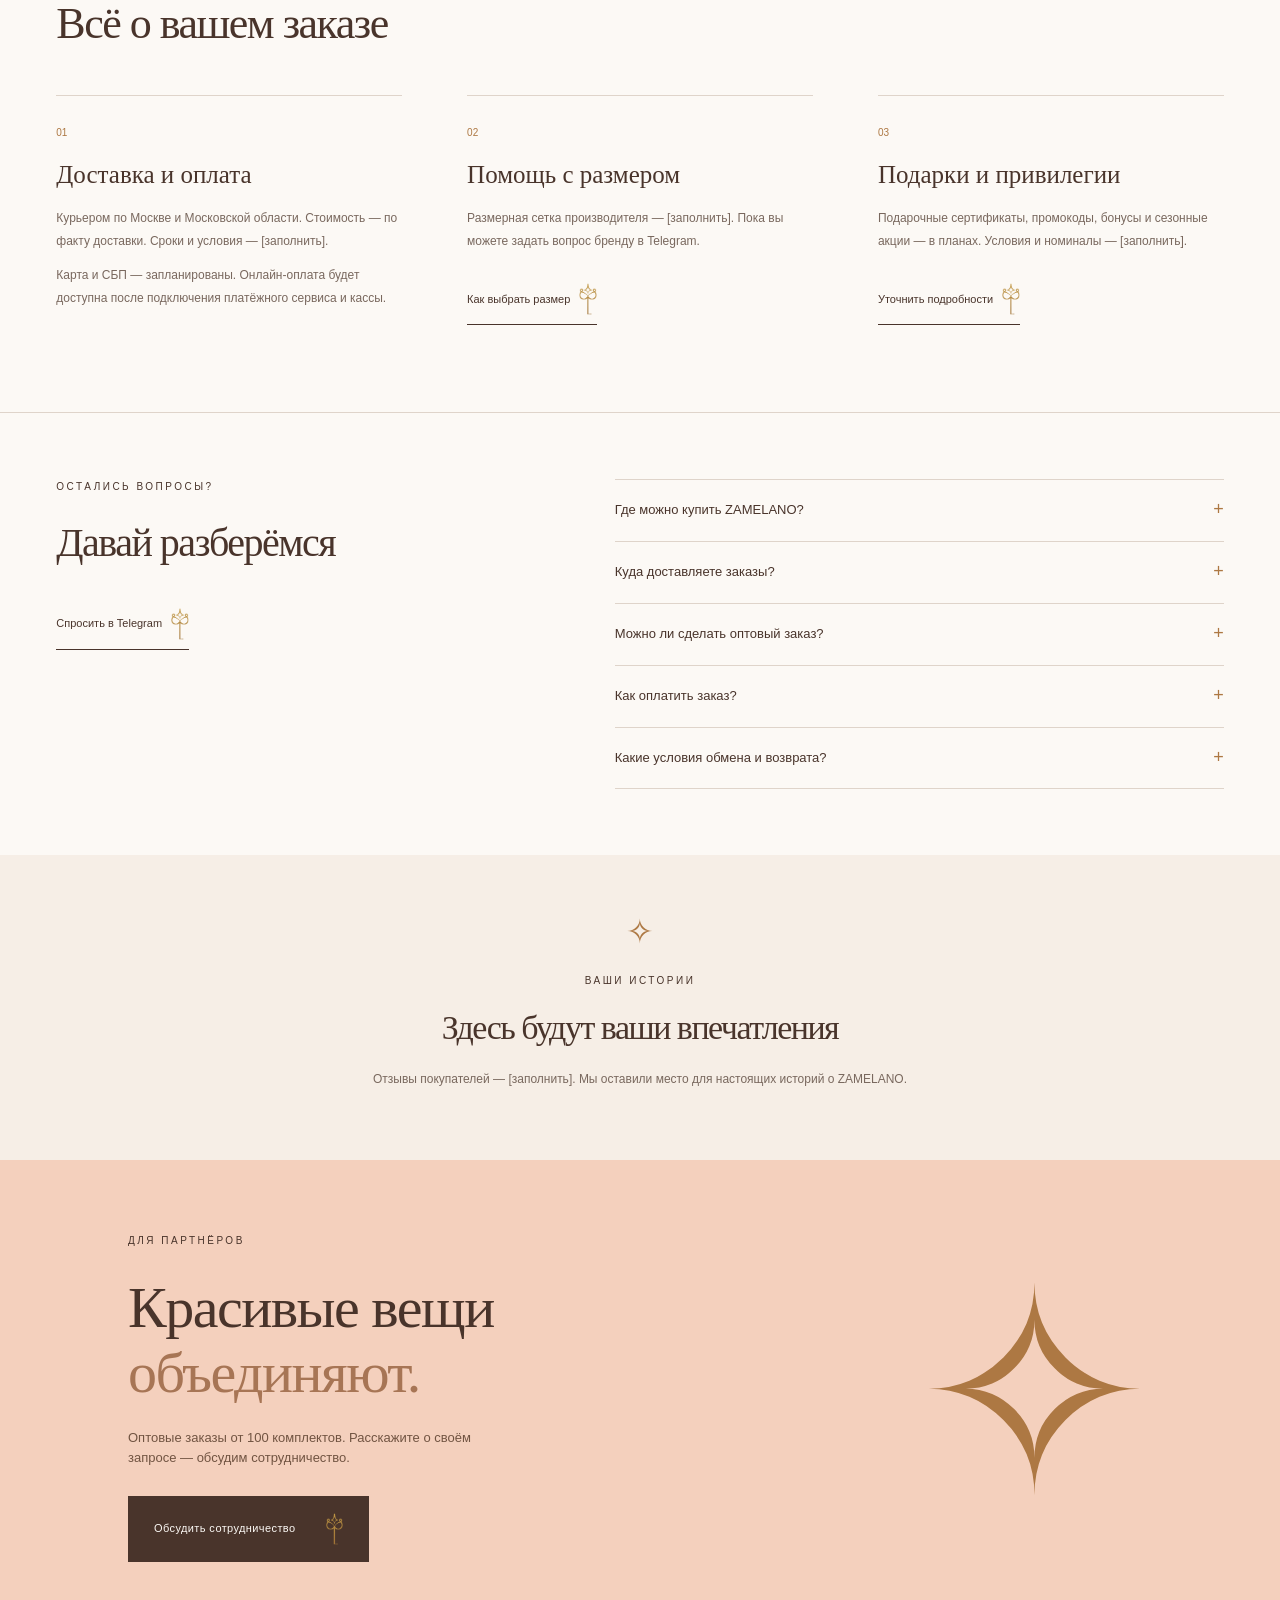
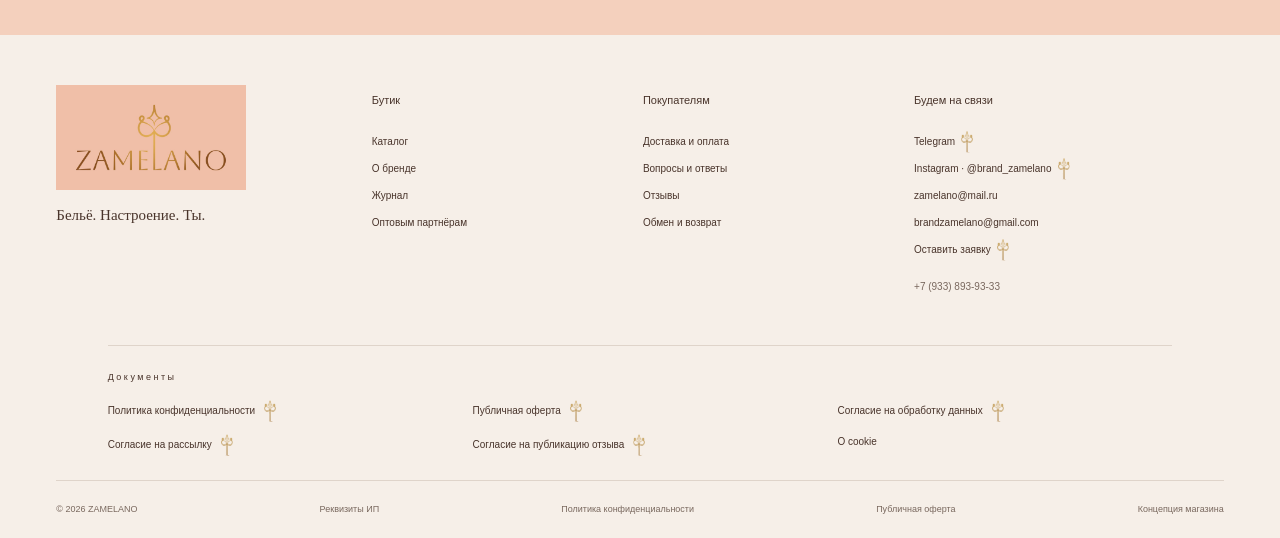
<file: site/index.html>
<!doctype html>
<html lang="ru">
<head>
  <meta charset="UTF-8">
  <meta name="viewport" content="width=device-width, initial-scale=1">
  <meta name="theme-color" content="#f5d0bc">
  <meta name="robots" content="noindex, nofollow">
  <title>ZAMELANO — Красота начинается с ощущения</title>
  <meta name="description" content="ZAMELANO — женское нижнее бельё. Концепция интернет-магазина на русском и английском. Курьерская доставка по Москве и Московской области.">
  <meta property="og:title" content="ZAMELANO — бельё для себя">
  <meta property="og:description" content="Красота начинается с ощущения. Познакомьтесь с концепцией ZAMELANO.">
  <meta property="og:type" content="website">
  <link rel="icon" href="assets/favicon.svg" type="image/svg+xml">
  <link rel="stylesheet" href="styles.css?v=95ecad61f819">
  <link rel="preload" href="assets/ivory.webp" as="image">
  <script src="cms-client.js?v=86fe52c0228a" defer></script><script src="app.js?v=370d574477ee" defer></script>
  <script src="legal.js?v=916f0e50652b" defer></script>
</head>
<body>
  <a class="skip-link" href="#main" data-i18n="skip">Перейти к содержимому</a>
  <div class="announcement"><span data-i18n="announcement">Онлайн-бутик · Доставка по Москве и Московской области</span><a href="https://t.me/Zamelano" target="_blank" rel="noopener" data-i18n="write" data-brand-key>Написать нам</a></div>
  <header class="header">
    <a class="wordmark" href="#" aria-label="ZAMELANO — главная" data-i18n-aria="home"><span class="header-logo" role="img" aria-label="Логотип ZAMELANO" data-i18n-aria="logoAlt"></span></a>
    <nav class="desktop-nav" aria-label="Основная навигация" data-i18n-aria="navigation">
      <a href="#catalog" data-i18n="catalog">Каталог</a><a href="#brand" data-i18n="brand">О бренде</a><a href="#journal" data-i18n="journal">Журнал</a><a href="#delivery" data-i18n="delivery">Доставка и оплата</a>
    </nav>
    <div class="header-actions">
      <button class="language" id="language" aria-label="Switch to English">RU <span>/ EN</span></button>
      <button class="icon-button" id="search-open" aria-label="Поиск" data-i18n-aria="search"><svg><use href="#icon-search"/></svg></button>
      <button class="icon-button favorites-open" id="favorites-open" aria-label="Избранное" data-i18n-aria="favorites"><svg><use href="#icon-heart"/></svg><span class="count" id="favorite-count" hidden>0</span></button>
      <button class="icon-button" id="cart-open" aria-label="Корзина" data-i18n-aria="cart"><svg><use href="#icon-bag"/></svg><span class="count" id="cart-count">0</span></button>
      <button class="icon-button mobile-menu" id="menu-open" aria-label="Меню" data-i18n-aria="menu"><svg><use href="#icon-menu"/></svg></button>
    </div>
  </header>
  <main id="main">
    <section class="hero" aria-labelledby="hero-title">
      <div class="hero-copy">
        <p class="eyebrow" data-i18n="heroEyebrow">БЕЛЬЁ. НАСТРОЕНИЕ. ТЫ.</p>
        <div class="hero-slider" id="hero-slider" role="region" aria-roledescription="карусель" aria-label="Настроение ZAMELANO" data-i18n-aria="heroSlider" tabindex="0">
          <div class="hero-slide-window" id="hero-slide-window">
            <div class="hero-slide-track" id="hero-slide-track">
              <div class="hero-slide" role="group" aria-roledescription="слайд" aria-label="1 из 3">
                <h1 class="hero-slide-title" id="hero-title" data-i18n-html="heroTitle">Красота<br>начинается<br>с <em>ощущения.</em></h1>
                <p class="hero-description" data-i18n="heroDescription">Женское нижнее бельё. Для себя, своего настроения и каждого нового дня.</p>
              </div>
              <div class="hero-slide" role="group" aria-roledescription="слайд" aria-label="2 из 3" aria-hidden="true" inert>
                <h2 class="hero-slide-title" data-i18n-html="heroTitle2">Твоё<br>настроение.<br><em>Твой выбор.</em></h2>
                <p class="hero-description" data-i18n="heroDescription2">Для спокойного утра, нового дня и особенного вечера. Выбирай то, что близко тебе.</p>
              </div>
              <div class="hero-slide" role="group" aria-roledescription="слайд" aria-label="3 из 3" aria-hidden="true" inert>
                <h2 class="hero-slide-title" data-i18n-html="heroTitle3">Маленький<br>ритуал.<br><em>Только твой.</em></h2>
                <p class="hero-description" data-i18n="heroDescription3">Личная история начинается с деталей. Познакомься с настроением ZAMELANO.</p>
              </div>
            </div>
          </div>
          <div class="hero-slider-controls">
            <button class="slide-nav" id="hero-prev" type="button" aria-label="Предыдущий слайд" data-i18n-aria="previousSlide" aria-controls="hero-slide-track"><span class="brand-key" aria-hidden="true"></span><span class="slide-nav-label" data-i18n="backSlide">Назад</span></button>
            <div class="hero-slide-dots"><button class="slide-dot is-active" type="button" data-hero-slide="0" aria-label="Показать слайд 1 из 3" aria-current="true" aria-controls="hero-slide-track"><span></span></button><button class="slide-dot" type="button" data-hero-slide="1" aria-label="Показать слайд 2 из 3" aria-controls="hero-slide-track"><span></span></button><button class="slide-dot" type="button" data-hero-slide="2" aria-label="Показать слайд 3 из 3" aria-controls="hero-slide-track"><span></span></button></div>
            <button class="slide-nav" id="hero-next" type="button" aria-label="Следующий слайд" data-i18n-aria="nextSlide" aria-controls="hero-slide-track"><span class="slide-nav-label" data-i18n="forwardSlide">Далее</span><span class="brand-key" aria-hidden="true"></span></button>
            <span class="hero-slide-count" id="hero-slide-count" aria-hidden="true">01 / 03</span>
          </div>
          <p class="sr-only" id="hero-slide-status" role="status" aria-live="polite" aria-atomic="true"></p>
        </div>
        <a class="button primary" href="#catalog"><span data-i18n="explore">Открыть каталог</span><span class="brand-key" aria-hidden="true"></span></a>
        <a class="quiet-link" href="#brand" data-i18n="discoverBrand">Познакомиться с ZAMELANO</a>
        <div class="hero-foot"><span class="small-star" aria-hidden="true">✧</span><span data-i18n="heroFoot">Личная история. Красивое начало.</span></div>
      </div>
      <div class="hero-visual">
        <img src="assets/ivory.webp" alt="Иллюстрация концепции: молочный кружевной комплект на персиковом атласе" data-i18n-alt="heroAlt" fetchpriority="high" width="1536" height="1024">
        <div class="image-caption"><span data-i18n="imageConcept">Визуальная концепция · изображение создано ИИ</span><span aria-hidden="true">01 / ZAMELANO</span></div>
      </div>
    </section>
    <div class="values-strip"><span data-i18n="value1">Для себя</span><span class="separator">✧</span><span data-i18n="value2">Для своего настроения</span><span class="separator">✧</span><span data-i18n="value3">Для красивого начала</span></div>

    <section class="section catalog-section" id="catalog" aria-labelledby="catalog-title">
      <div class="section-heading"><div><p class="eyebrow" data-i18n="catalogEyebrow">ТВОЁ ЛИЧНОЕ</p><h2 id="catalog-title" data-i18n="catalogTitle">Найди своё ощущение</h2></div><button class="text-button" id="filter-toggle" aria-expanded="false" aria-controls="filter-panel"><svg><use href="#icon-filter"/></svg><span data-i18n="filters">Фильтры</span></button></div>
      <p class="catalog-note" data-i18n="catalogNote">Концепция каталога: модели, размеры, цвета, цены и наличие — [заполнить]. Иллюстрации не показывают реальные товары.</p>
      <div class="catalog-tools"><div class="category-tabs" role="group" aria-label="Категории" data-i18n-aria="categories"><button class="tab active" data-category="all" data-i18n="all" aria-pressed="true">Все комплекты</button><button class="tab" data-category="ivory" data-i18n="ivoryConcept" aria-pressed="false">Молочная палитра</button><button class="tab" data-category="black" data-i18n="blackConcept" aria-pressed="false">Тёмная палитра</button><button class="tab" data-category="peach" data-i18n="peachConcept" aria-pressed="false">Персиковая палитра</button></div><label class="sort-label"><span class="sr-only" data-i18n="sort">Сортировка</span><select id="sort"><option value="default" data-i18n="sortDefault">По порядку</option><option value="asc" data-i18n="sortAsc">Цена: по возрастанию</option><option value="desc" data-i18n="sortDesc">Цена: по убыванию</option></select></label></div>
      <div class="filter-panel" id="filter-panel" hidden>
        <label><span data-i18n="size">Размер</span><select id="filter-size"><option value="all" data-i18n="allSizes">Все размеры</option><option value="unknown" data-i18n="fill">[заполнить]</option></select></label>
        <label><span data-i18n="color">Цвет</span><select id="filter-color"><option value="all" data-i18n="allColors">Все цвета</option><option value="ivory" data-i18n="ivory">Молочный · концепт</option><option value="black" data-i18n="black">Чёрный · концепт</option><option value="peach" data-i18n="peach">Персиковый · концепт</option></select></label>
        <label><span data-i18n="collection">Коллекция</span><select id="filter-collection"><option value="all" data-i18n="allCollections">Все коллекции</option><option value="concept" data-i18n="concept">Концепция · [заполнить]</option></select></label>
        <label><span data-i18n="priceFrom">Цена от, ₽</span><input type="number" id="price-min" min="0" placeholder="—"></label>
        <label><span data-i18n="priceTo">Цена до, ₽</span><input type="number" id="price-max" min="0" placeholder="—"></label>
        <button class="text-button" id="reset-filters" data-i18n="reset">Сбросить</button><p class="filter-note" data-i18n="filterNote">Цены пока не указаны: фильтр по цене показывает только товары с заполненной ценой.</p>
      </div>
      <div class="search-inline" id="search-inline" hidden><label for="search" class="sr-only" data-i18n="search">Поиск</label><svg><use href="#icon-search"/></svg><input type="search" id="search" placeholder="Найти комплект…" data-i18n-placeholder="searchPlaceholder"><button id="search-close" class="icon-button" aria-label="Закрыть поиск" data-i18n-aria="close"><svg><use href="#icon-close"/></svg></button></div>
      <div class="active-view" id="active-view" hidden><span data-i18n="favorites">Избранное</span><button class="text-button" id="show-all" data-i18n="showAll">Показать все</button></div>
      <div class="product-grid" id="product-grid" aria-live="polite"></div>
      <p class="result-count" id="result-count"></p>
    </section>

    <section class="brand-section" id="brand" aria-labelledby="brand-title">
      <div class="brand-image"><img src="assets/peach.webp" alt="Иллюстрация концепции: персиковое кружево на светлом атласе" data-i18n-alt="brandAlt" loading="lazy" width="1122" height="1402"><span class="vertical-caption" data-i18n="brandImageCaption">ZAMELANO · ВИЗУАЛЬНАЯ КОНЦЕПЦИЯ</span></div>
      <div class="brand-copy"><p class="eyebrow" data-i18n="brandEyebrow">БЛИЖЕ К СЕБЕ</p><h2 id="brand-title" data-i18n-html="brandTitle">Маленький ритуал.<br><em>Только для тебя.</em></h2><p data-i18n="brandText1">Бельё — личная часть гардероба. То, что выбирают по своему ощущению, а не по чужим правилам.</p><p data-i18n="brandText2">ZAMELANO — бренд женского нижнего белья и онлайн-бутик. Качество — главный ориентир бренда. Здесь начинается знакомство с его будущей коллекцией.</p><a class="underlined-link" href="https://t.me/Zamelano" target="_blank" rel="noopener"><span data-i18n="askBrand">Задать вопрос бренду</span><span class="brand-key" aria-hidden="true"></span></a></div>
    </section>

    <section class="section journal-section" id="journal" aria-labelledby="journal-title">
      <div class="section-heading"><div><p class="eyebrow" data-i18n="journalEyebrow">МЕЖДУ СТРОК</p><h2 id="journal-title" data-i18n="journalTitle">Журнал ZAMELANO</h2></div><span class="subtle" data-i18n="journalNote">Редакционные темы к запуску</span></div>
      <div class="journal-grid"><button class="journal-card" data-article="fit"><span class="journal-art art-fit"><span aria-hidden="true">Aa</span><span class="journal-tag" data-i18n="guide">ГИД</span></span><span class="journal-bottom"><span data-i18n="articleFit">Как найти своё бельё</span><span class="brand-key" aria-hidden="true"></span></span></button><button class="journal-card" data-article="care"><span class="journal-art art-care"><img src="assets/ivory.webp" alt="" loading="lazy"><span class="journal-tag" data-i18n="details">ДЕТАЛИ</span></span><span class="journal-bottom"><span data-i18n="articleCare">Искусство бережного ухода</span><span class="brand-key" aria-hidden="true"></span></span></button><button class="journal-card" data-article="news"><span class="journal-art art-news"><span aria-hidden="true">Z.</span><span class="journal-tag" data-i18n="news">НОВОСТИ</span></span><span class="journal-bottom"><span data-i18n="articleNews">Новая глава ZAMELANO</span><span class="brand-key" aria-hidden="true"></span></span></button></div>
    </section>

    <section class="service-section section" id="delivery" aria-labelledby="service-title">
      <p class="eyebrow" data-i18n="serviceEyebrow">ПОКУПАТЬ С УДОВОЛЬСТВИЕМ</p><h2 id="service-title" data-i18n="serviceTitle">Всё о вашем заказе</h2>
      <div class="service-grid"><article><span class="service-number">01</span><h3 data-i18n="delivery">Доставка и оплата</h3><p data-i18n="deliveryText">Курьером по Москве и Московской области. Стоимость — по факту доставки. Сроки и условия — [заполнить].</p><p data-i18n="paymentText">Карта и СБП — запланированы. Онлайн-оплата будет доступна после подключения платёжного сервиса и кассы.</p></article><article><span class="service-number">02</span><h3 data-i18n="sizeHelp">Помощь с размером</h3><p data-i18n="sizeText">Размерная сетка производителя — [заполнить]. Пока вы можете задать вопрос бренду в Telegram.</p><button class="underlined-link" id="size-help" data-i18n="openSize" data-brand-key>Как выбрать размер</button></article><article><span class="service-number">03</span><h3 data-i18n="gifts">Подарки и привилегии</h3><p data-i18n="giftsText">Подарочные сертификаты, промокоды, бонусы и сезонные акции — в планах. Условия и номиналы — [заполнить].</p><a class="underlined-link" href="https://t.me/Zamelano" target="_blank" rel="noopener" data-i18n="askDetails" data-brand-key>Уточнить подробности</a></article></div>
    </section>

    <section class="section faq-section" id="faq" aria-labelledby="faq-title"><div><p class="eyebrow" data-i18n="faqEyebrow">ОСТАЛИСЬ ВОПРОСЫ?</p><h2 id="faq-title" data-i18n="faqTitle">Давай разберёмся</h2><a class="underlined-link" href="https://t.me/Zamelano" target="_blank" rel="noopener" data-i18n="askTelegram" data-brand-key>Спросить в Telegram</a></div><div class="faq-list"><details><summary data-i18n="faq1">Где можно купить ZAMELANO?</summary><p data-i18n="faq1Answer">Бренд работает только онлайн. Сейчас на сайте представлена концепция каталога; реальные товары и цены — [заполнить]. По вопросам покупки напишите в Telegram.</p></details><details><summary data-i18n="faq2">Куда доставляете заказы?</summary><p data-i18n="faq2Answer">Курьерская доставка доступна по Москве и Московской области. Стоимость — по факту доставки, сроки — [заполнить].</p></details><details><summary data-i18n="faq3">Можно ли сделать оптовый заказ?</summary><p data-i18n="faq3Answer">Да, опт — от 100 комплектов. Условия, цены и сроки — [заполнить]. Используйте форму для партнёров ниже.</p></details><details><summary data-i18n="faq4">Как оплатить заказ?</summary><p data-i18n="faq4Answer">Планируются оплата картой онлайн и СБП. Платёжный сервис и онлайн-касса ещё не подключены. На этом этапе можно подготовить заявку в Telegram, без оплаты.</p></details><details><summary data-i18n="faq5">Какие условия обмена и возврата?</summary><p data-i18n="faq5Answer">Условия обмена и возврата приведены в публичной оферте. Ознакомьтесь с ними перед оформлением покупки.</p><a class="underlined-link" href="documents.html?section=section-6#offer" data-document="offer" data-document-section="section-6" data-i18n="returns" data-brand-key>Обмен и возврат</a></details></div></section>

    <section class="reviews-section section" id="reviews"><span class="small-star" aria-hidden="true">✧</span><p class="eyebrow" data-i18n="reviews">ВАШИ ИСТОРИИ</p><h2 data-i18n="reviewsTitle">Здесь будут ваши впечатления</h2><p data-i18n="reviewsText">Отзывы покупателей — [заполнить]. Мы оставили место для настоящих историй о ZAMELANO.</p></section>

    <section class="wholesale-section" id="wholesale"><div><p class="eyebrow" data-i18n="wholesaleEyebrow">ДЛЯ ПАРТНЁРОВ</p><h2 data-i18n-html="wholesaleTitle">Красивые вещи<br><em>объединяют.</em></h2><p data-i18n="wholesaleText">Оптовые заказы от 100 комплектов. Расскажите о своём запросе — обсудим сотрудничество.</p><button class="button primary" id="wholesale-open"><span data-i18n="wholesaleButton">Обсудить сотрудничество</span><span class="brand-key" aria-hidden="true"></span></button></div><span class="wholesale-motif" aria-hidden="true">✧</span></section>
  </main>
  <footer id="contacts"><div class="footer-main"><div class="footer-brand"><img src="assets/zamelano-logo.jpg" alt="Логотип ZAMELANO" data-i18n-alt="logoAlt" width="1280" height="704" loading="lazy"><p data-i18n="footerTagline">Бельё. Настроение. Ты.</p></div><div><h3 data-i18n="shop">Бутик</h3><a href="#catalog" data-i18n="catalog">Каталог</a><a href="#brand" data-i18n="brand">О бренде</a><a href="#journal" data-i18n="journal">Журнал</a><a href="#wholesale" data-i18n="wholesale">Оптовым партнёрам</a></div><div><h3 data-i18n="customers">Покупателям</h3><a href="#delivery" data-i18n="delivery">Доставка и оплата</a><a href="#faq" data-i18n="faq">Вопросы и ответы</a><a href="#reviews" data-i18n="reviewsLink">Отзывы</a><a href="documents.html?section=section-6#offer" data-document="offer" data-document-section="section-6" data-i18n="returns">Обмен и возврат</a></div><div><h3 data-i18n="contacts">Будем на связи</h3><a href="https://t.me/Zamelano" target="_blank" rel="noopener" data-brand-key>Telegram</a><a href="https://www.instagram.com/brand_zamelano/" target="_blank" rel="noopener" data-brand-key>Instagram · @brand_zamelano</a><a href="mailto:zamelano@mail.ru">zamelano@mail.ru</a><a href="mailto:brandzamelano@gmail.com">brandzamelano@gmail.com</a><button class="footer-link" id="contact-open" data-i18n="leaveRequest" data-brand-key>Оставить заявку</button><span class="footer-pending" data-i18n="phonePending">Телефон бренда: +7 (933) 893-93-33</span></div></div><div class="footer-documents"><p class="eyebrow" data-legal-i18n="documents">Документы</p><nav class="footer-document-links" aria-label="Документы"><a href="documents.html#privacy" data-document="privacy" data-brand-key>Политика конфиденциальности</a><a href="documents.html#offer" data-document="offer" data-brand-key>Публичная оферта</a><a href="documents.html#order-consent" data-document="order-consent" data-brand-key>Согласие на обработку данных</a><a href="documents.html#newsletter-consent" data-document="newsletter-consent" data-brand-key>Согласие на рассылку</a><a href="documents.html#review-consent" data-document="review-consent" data-brand-key>Согласие на публикацию отзыва</a><button type="button" data-cookie-open data-legal-i18n="cookieReopen">О cookie</button></nav></div><div class="footer-bottom"><span>© 2026 ZAMELANO</span><a href="documents.html?section=section-15#offer" data-document="offer" data-document-section="section-15" data-i18n="legalDetails">Реквизиты ИП</a><a href="documents.html#privacy" data-document="privacy" data-i18n="privacy">Политика конфиденциальности</a><a href="documents.html#offer" data-document="offer" data-i18n="offer">Публичная оферта</a><span data-i18n="draft">Концепция магазина</span></div></footer>
  <dialog id="product-dialog" class="product-dialog" aria-labelledby="detail-title"><button class="close-button icon-button" data-close aria-label="Закрыть" data-i18n-aria="close"><svg><use href="#icon-close"/></svg></button><div id="product-detail"></div></dialog>
  <dialog id="cart-dialog" class="drawer" aria-labelledby="cart-title"><div class="drawer-heading"><h2 id="cart-title" data-i18n="cart">Корзина</h2><button class="icon-button" data-close aria-label="Закрыть" data-i18n-aria="close"><svg><use href="#icon-close"/></svg></button></div><div id="cart-content"></div></dialog>
  <dialog id="request-dialog" class="request-dialog" aria-labelledby="request-title"><button class="close-button icon-button" data-close aria-label="Закрыть" data-i18n-aria="close"><svg><use href="#icon-close"/></svg></button><p class="eyebrow" data-i18n="personalContact">ЛИЧНОЕ ОБЩЕНИЕ</p><h2 id="request-title"></h2><p class="subtle" id="request-description"></p><form id="request-form"><div class="form-grid"><label><span data-i18n="name">Имя</span><input name="name" autocomplete="given-name" required maxlength="80"></label><label><span data-i18n="phone">Телефон</span><input name="phone" type="tel" autocomplete="tel" required placeholder="+7 …" minlength="10" maxlength="25"></label><label><span data-i18n="time">Удобное время</span><input name="time" maxlength="100" placeholder="[заполнить]" data-i18n-placeholder="fill"></label><label id="quantity-label" hidden><span data-i18n="wholesaleQuantity">Количество комплектов</span><input name="quantity" type="number" min="100" step="1" value="100"></label><label id="delivery-label" hidden><span data-i18n="region">Регион доставки</span><select name="region"><option value="moscow" data-i18n="moscow">Москва</option><option value="mo" data-i18n="mo">Московская область</option></select></label><label id="address-label" hidden><span data-i18n="address">Адрес доставки</span><input name="address" autocomplete="street-address" maxlength="250"></label><label class="full-width"><span data-i18n="comment">Комментарий / другие пожелания</span><textarea name="comment" rows="3" maxlength="1500"></textarea></label></div><div class="consent"><input id="personal-consent" type="checkbox" name="consent" required aria-labelledby="request-legal-consent"><span class="request-legal-consent" id="request-legal-consent">Я даю согласие на обработку персональных данных.</span></div><p id="consent-help" class="micro" data-legal-i18n="consentNeeded">Чтобы подготовить заявку, отметьте согласие на обработку персональных данных.</p><p class="micro request-legal-note" id="request-legal-note"></p><p class="micro" data-i18n="requestInfo">Данные не сохраняются на сайте. Вы увидите текст заявки, сможете скопировать его и самостоятельно отправить в Telegram @Zamelano. </p><button class="button primary" type="submit" disabled><span data-i18n="prepareRequest">Подготовить заявку</span><span class="brand-key" aria-hidden="true"></span></button></form><div id="request-result" hidden><p class="request-status" data-i18n="requestReady">Текст подготовлен. Заявка ещё не отправлена.</p><label><span class="sr-only" data-i18n="requestText">Текст заявки</span><textarea id="request-text" rows="12" readonly></textarea></label><div class="request-buttons"><button class="button secondary" id="copy-request" data-i18n="copy">Скопировать текст</button><a class="button primary" id="telegram-request" href="https://t.me/Zamelano" target="_blank" rel="noopener" data-i18n="openTelegram" data-brand-key>Открыть Telegram</a></div><p class="micro" data-i18n="telegramHelp">Если текст не появился в Telegram, вставьте скопированный текст в чат @Zamelano и нажмите «Отправить».</p><button class="text-button" id="edit-request" data-i18n="editRequest">Изменить заявку</button></div></dialog>
  <dialog id="content-dialog" class="content-dialog" aria-labelledby="content-title"><button class="close-button icon-button" data-close aria-label="Закрыть" data-i18n-aria="close"><svg><use href="#icon-close"/></svg></button><div id="content-body"></div></dialog>
  <dialog id="menu-dialog" class="drawer menu-drawer"><div class="drawer-heading"><span class="wordmark">ZAMELANO</span><button data-close class="icon-button" aria-label="Закрыть" data-i18n-aria="close"><svg><use href="#icon-close"/></svg></button></div><nav><a href="#catalog" data-i18n="catalog">Каталог</a><a href="#brand" data-i18n="brand">О бренде</a><a href="#journal" data-i18n="journal">Журнал</a><a href="#delivery" data-i18n="delivery">Доставка и оплата</a><a href="#faq" data-i18n="faq">Вопросы и ответы</a><a href="#wholesale" data-i18n="wholesale">Оптовым партнёрам</a><a href="#contacts" data-i18n="contacts">Будем на связи</a></nav></dialog>
  <div class="toast" id="toast" role="status" hidden></div>
  <noscript><div class="noscript">Для каталога и корзины включите JavaScript. Связаться с брендом: <a href="https://t.me/Zamelano">Telegram @Zamelano</a>.</div></noscript>
  <svg class="svg-defs" xmlns="http://www.w3.org/2000/svg" aria-hidden="true"><symbol id="icon-search" viewBox="0 0 24 24"><circle cx="10.5" cy="10.5" r="6.5"/><path d="m16 16 5 5"/></symbol><symbol id="icon-heart" viewBox="0 0 24 24"><path d="M20.8 4.6a5.5 5.5 0 0 0-7.8 0L12 5.7l-1.1-1.1a5.5 5.5 0 0 0-7.8 7.8L12 21l8.8-8.6a5.5 5.5 0 0 0 0-7.8Z"/></symbol><symbol id="icon-bag" viewBox="0 0 24 24"><path d="M5 7h14l1 14H4L5 7Z M8 8V6a4 4 0 0 1 8 0v2"/></symbol><symbol id="icon-filter" viewBox="0 0 24 24"><path d="M3 6h18M3 12h18M3 18h18"/><circle cx="8" cy="6" r="2"/><circle cx="16" cy="12" r="2"/><circle cx="10" cy="18" r="2"/></symbol><symbol id="icon-close" viewBox="0 0 24 24"><path d="m5 5 14 14M19 5 5 19"/></symbol><symbol id="icon-menu" viewBox="0 0 24 24"><path d="M3 6h18M3 12h18M3 18h18"/></symbol></svg>
<dialog class="legal-dialog" id="legal-dialog" aria-labelledby="legal-reader-title"><div class="legal-reader-toolbar"><span id="legal-reader-title" data-legal-i18n="documents">Документы</span><button class="icon-button" id="legal-dialog-close" aria-label="Закрыть документ"><svg viewBox="0 0 24 24" aria-hidden="true"><path d="m5 5 14 14M19 5 5 19" fill="none" stroke="currentColor" stroke-width="1.3"/></svg></button></div><div class="legal-reader-layout"><nav class="legal-navigation" id="legal-dialog-nav" aria-label="Юридические документы"></nav><article class="legal-article" id="legal-dialog-article"><h2 id="legal-modal-title">Документы</h2><p role="status">Загружаем документ…</p></article></div></dialog>
<section class="cookie-notice" id="cookie-notice" aria-labelledby="cookie-title" hidden><span class="brand-key" aria-hidden="true"></span><div><h2 id="cookie-title" data-legal-i18n="cookieTitle">Немного о cookie</h2><p data-legal-i18n="cookieText">Мы используем только технические файлы cookie и локальное хранилище: они нужны для работы сайта. Аналитику и рекламные инструменты мы не используем.</p><a class="cookie-policy-link" href="documents.html?section=section-8#privacy" data-document="privacy" data-document-section="section-8" data-cookie-policy data-legal-i18n="cookieMore">Подробнее в Политике конфиденциальности</a><div class="cookie-notice-actions"><button class="button primary" id="cookie-understood" data-legal-i18n="understood">Понятно</button></div></div></section>
</body>
</html>
</file>
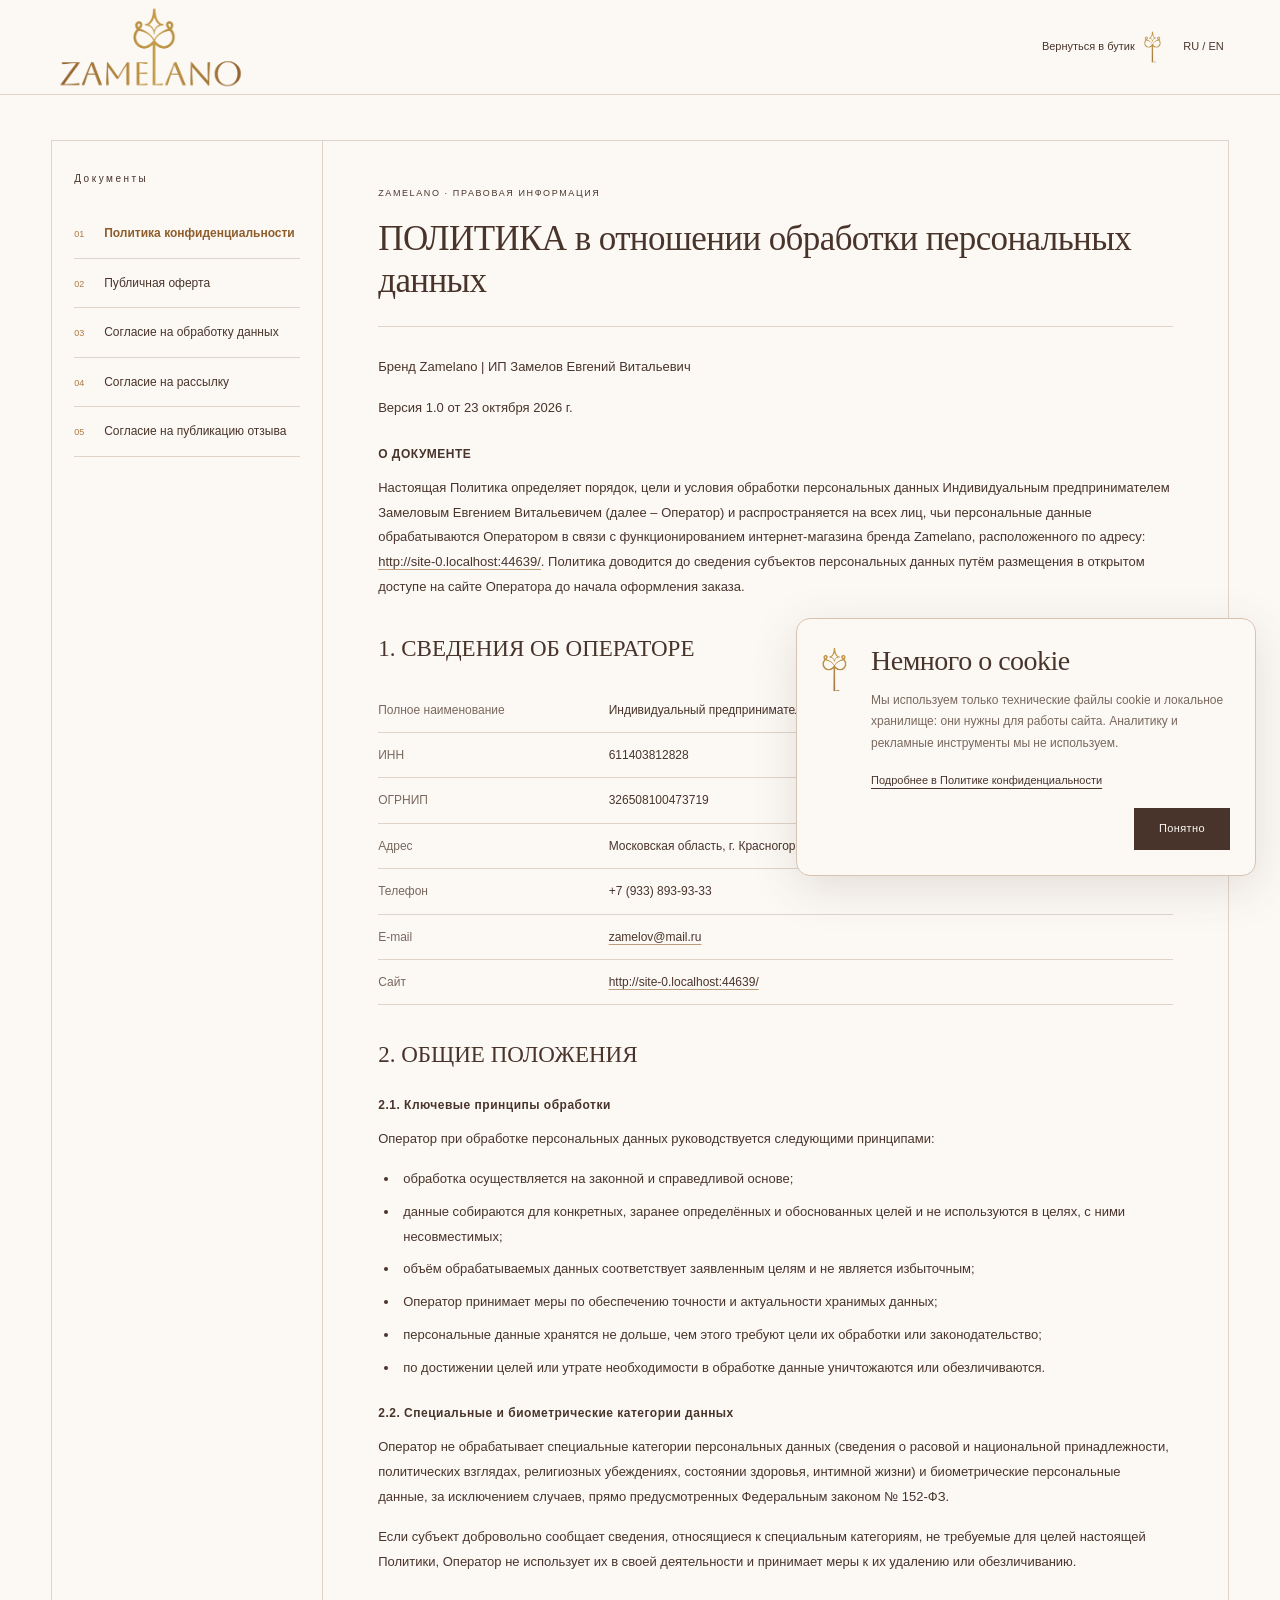
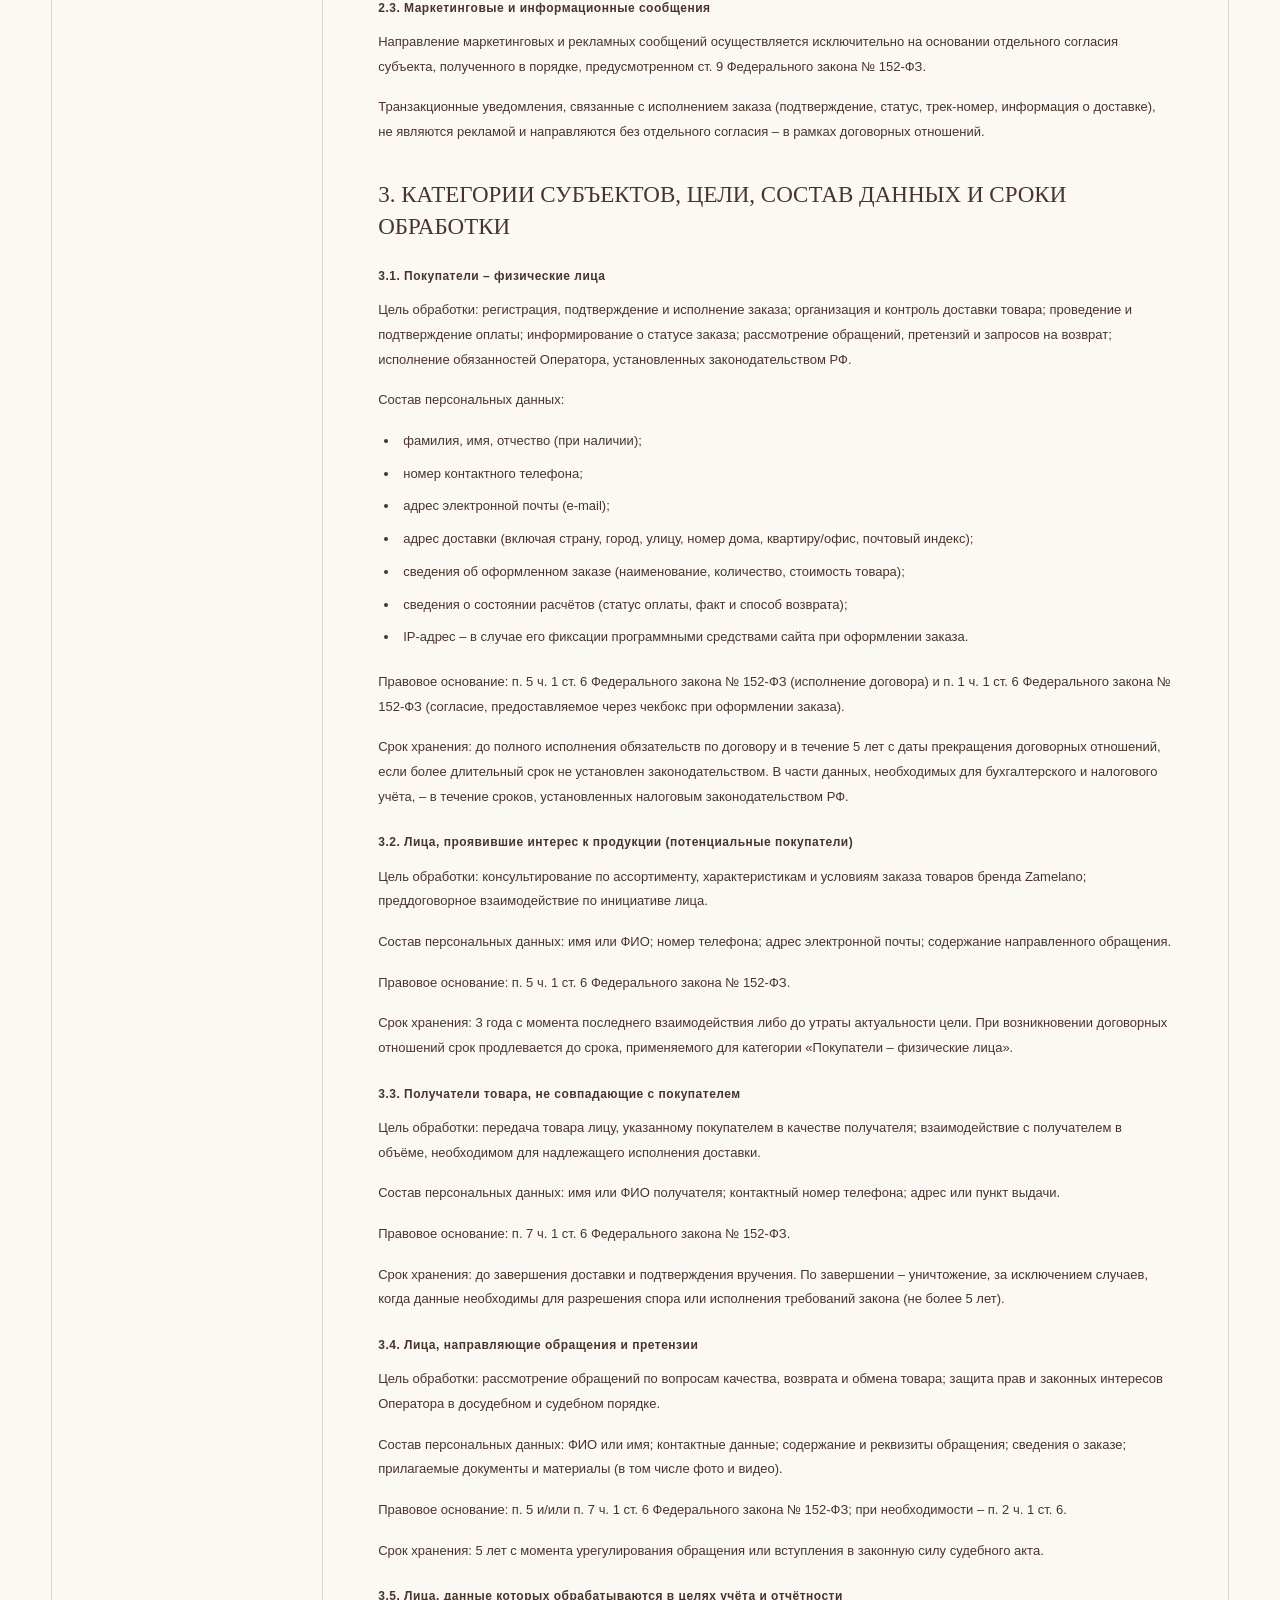
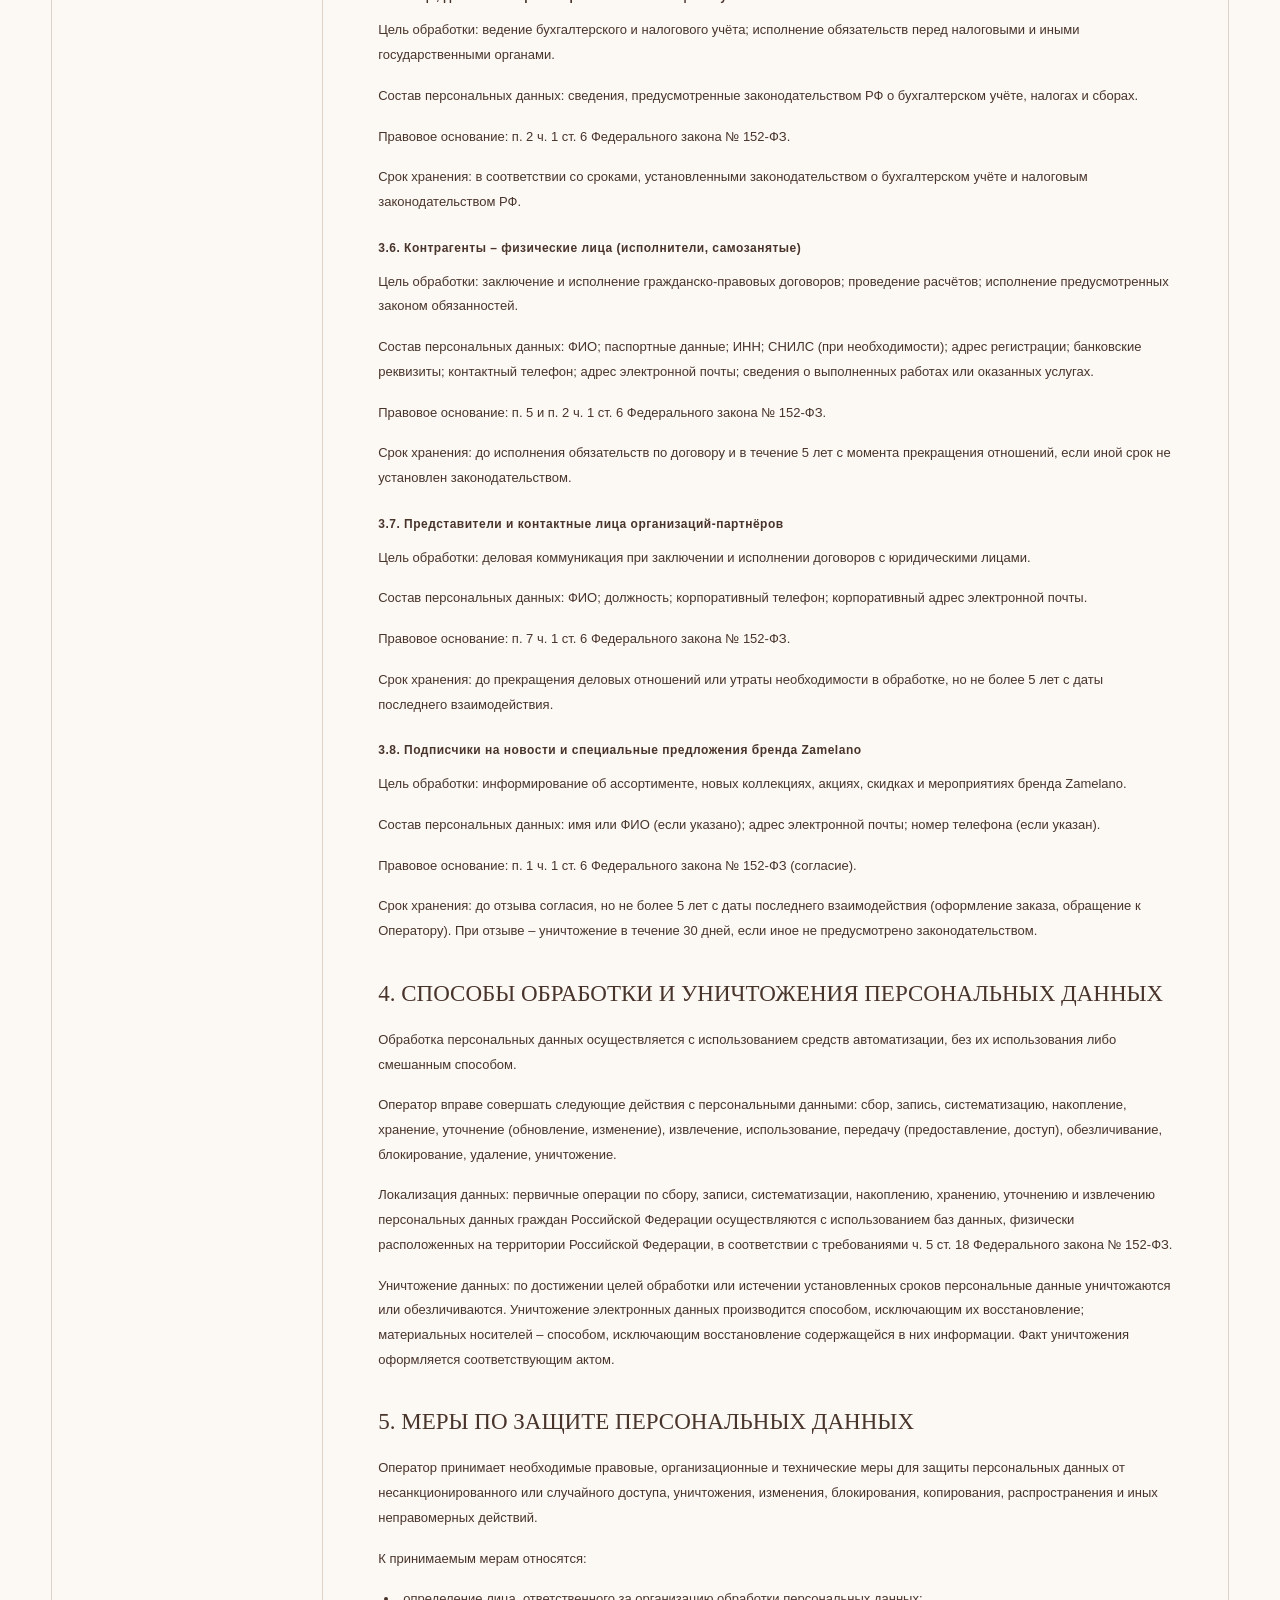
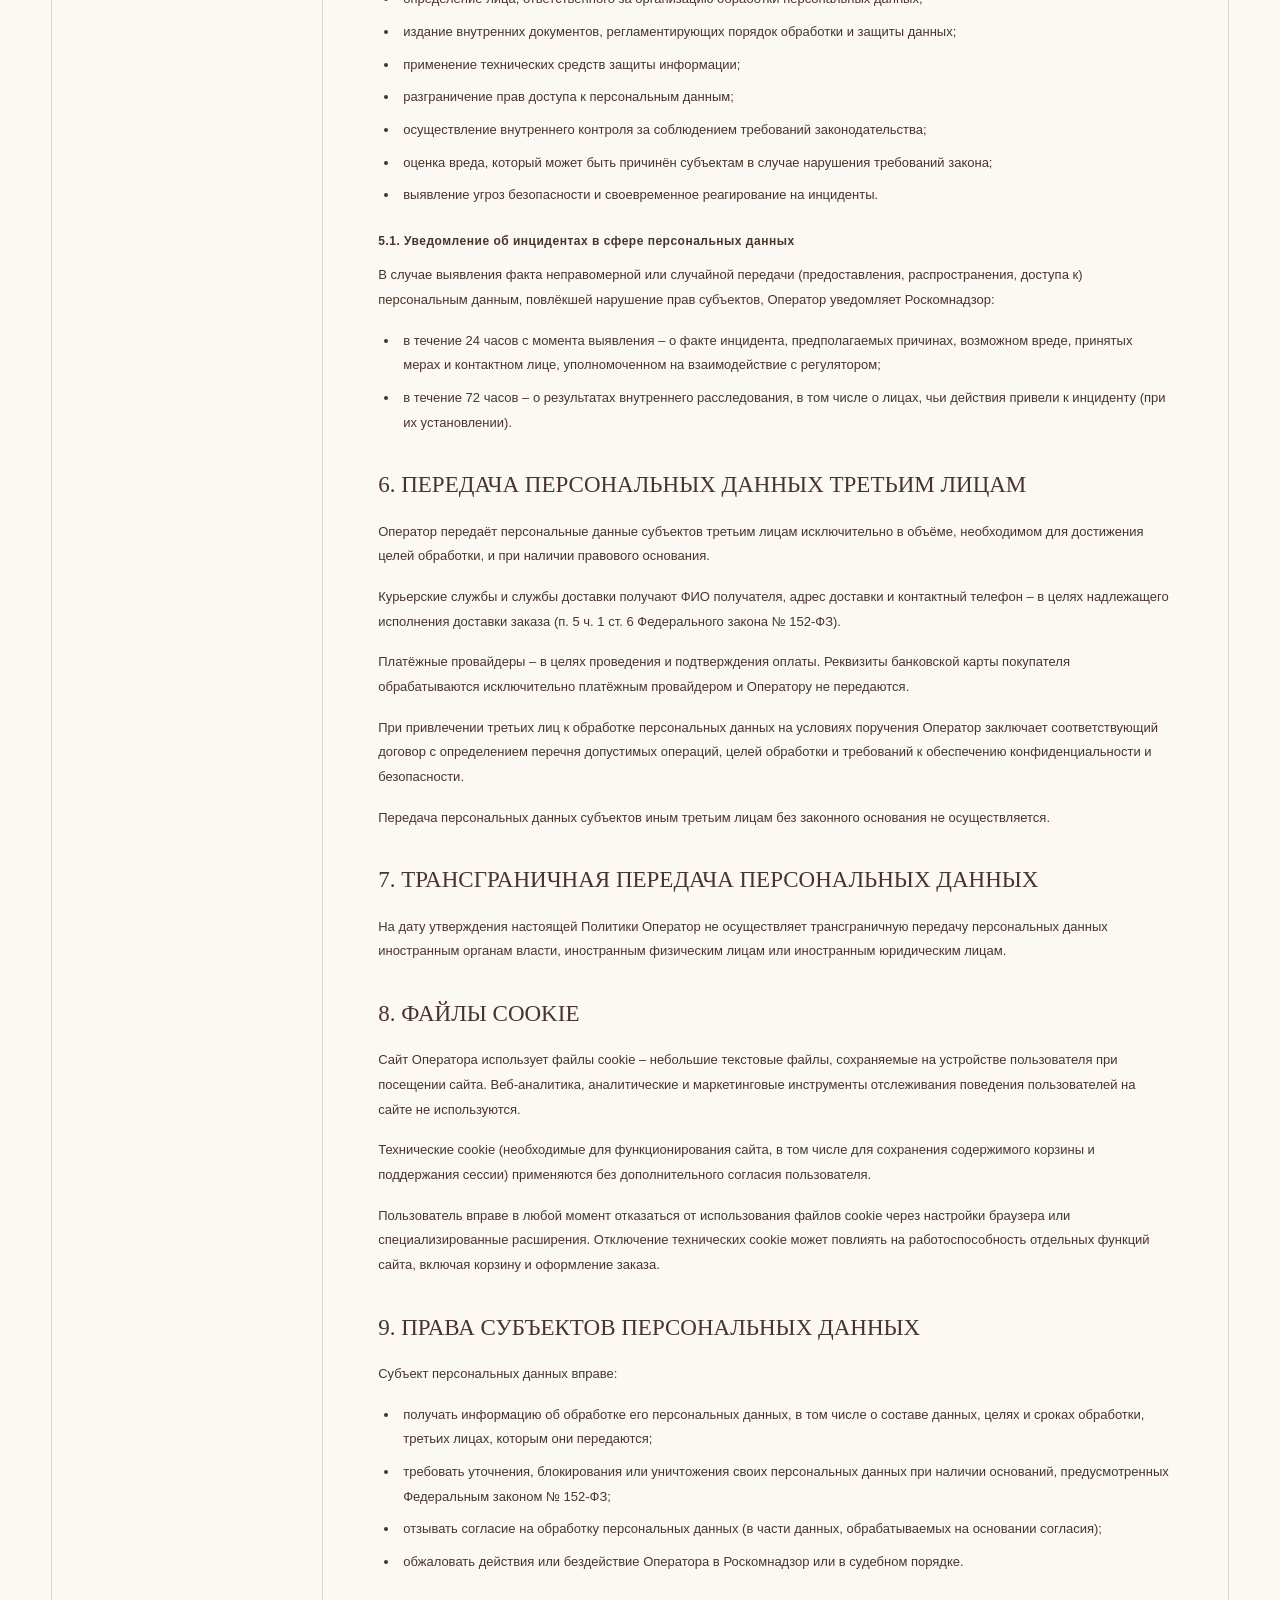
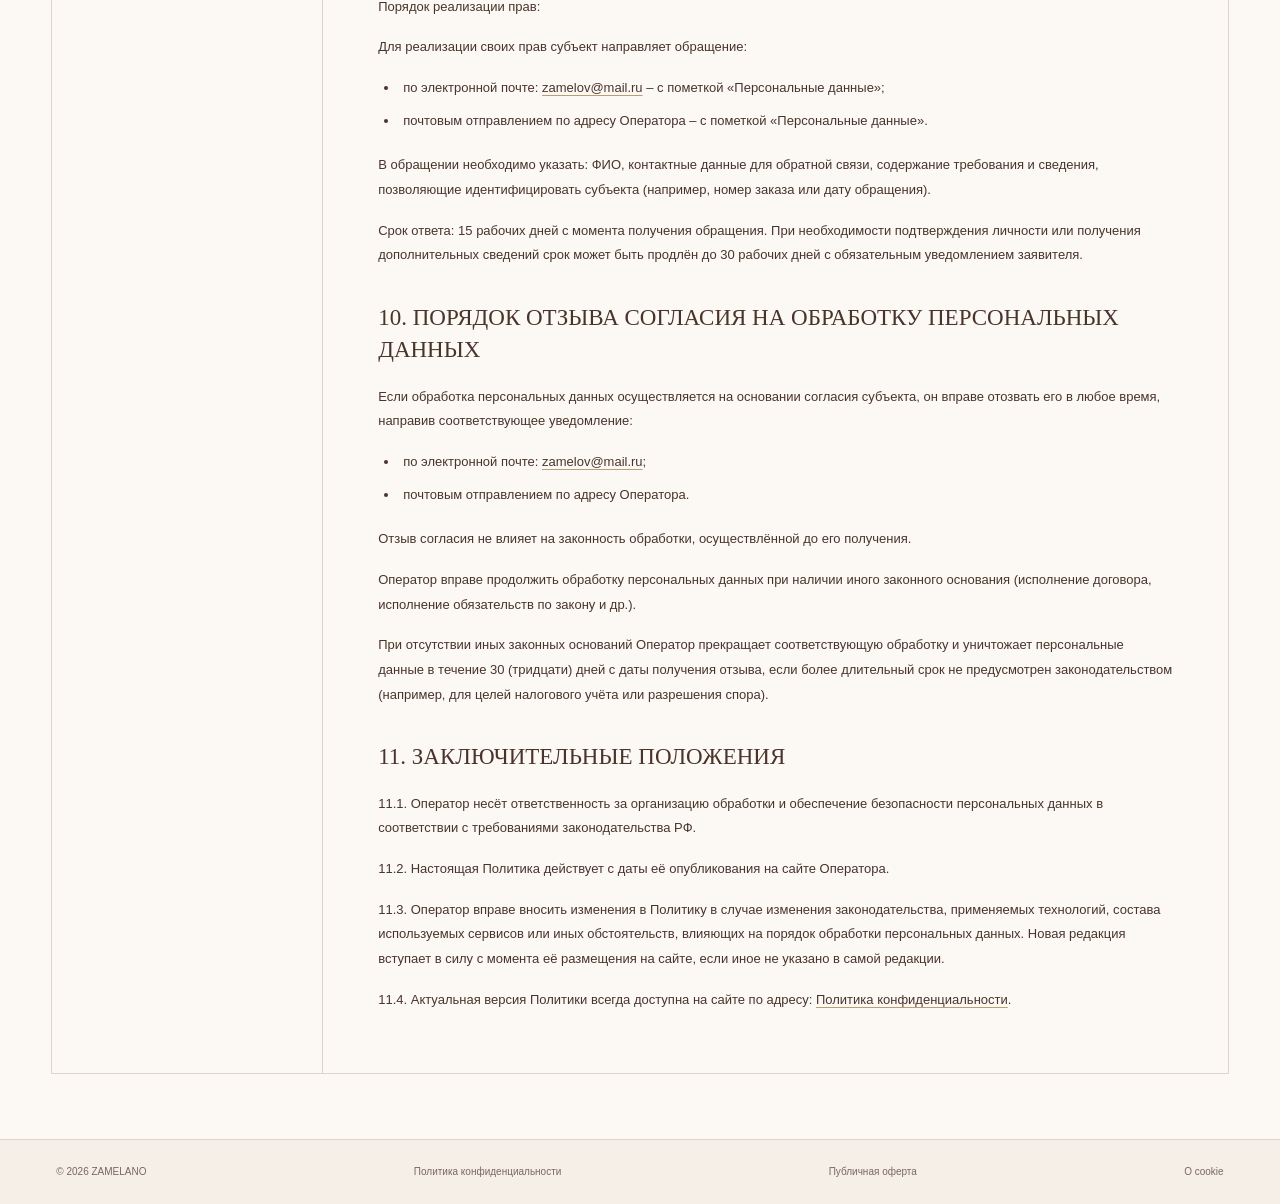
<file: documents.html>
<!doctype html>
<html lang="ru"><head><meta charset="UTF-8"><meta name="viewport" content="width=device-width, initial-scale=1"><meta name="theme-color" content="#f5d0bc"><title>Документы — ZAMELANO</title><meta name="description" content="Политика конфиденциальности, публичная оферта и согласия ZAMELANO."><link rel="icon" href="assets/favicon.svg" type="image/svg+xml"><link rel="stylesheet" href="styles.css?v=95ecad61f819"><script src="cms-client.js?v=86fe52c0228a" defer></script><script src="legal.js?v=916f0e50652b" defer></script>  <meta name="robots" content="noindex, nofollow, noarchive">
  <meta name="googlebot" content="noindex, nofollow, noarchive">
  <meta name="yandex" content="noindex, nofollow, noarchive">
  <link rel="canonical" href="https://kibosh13.github.io/zamelano/documents.html">
  <meta property="og:image" content="https://kibosh13.github.io/zamelano/assets/ivory.webp">
</head>
<body data-documents-page><a class="skip-link" href="#main">Перейти к содержимому</a><header class="header document-site-header"><a class="wordmark" href="index.html" aria-label="ZAMELANO — главная"><span class="header-logo" role="img" aria-label="Логотип ZAMELANO"></span></a><a class="legal-back" href="index.html" data-brand-key><span data-legal-i18n="back">Вернуться в бутик</span></a><button class="language" id="legal-language" aria-label="Switch to English">RU / EN</button></header><main id="main" class="legal-page"><nav class="legal-navigation" id="legal-page-nav" aria-label="Юридические документы"></nav><article class="legal-article" id="legal-page-article"><h1>Документы ZAMELANO</h1><p role="status">Загружаем документ…</p></article></main><footer class="legal-page-footer"><span>© 2026 ZAMELANO</span><a href="documents.html#privacy" data-document="privacy" ><span data-legal-i18n="privacy">Политика конфиденциальности</span></a><a href="documents.html#offer" data-document="offer" ><span data-legal-i18n="offer">Публичная оферта</span></a><button data-cookie-open data-legal-i18n="cookieReopen">О cookie</button></footer><section class="cookie-notice" id="cookie-notice" aria-labelledby="cookie-title" hidden><span class="brand-key" aria-hidden="true"></span><div><h2 id="cookie-title" data-legal-i18n="cookieTitle">Немного о cookie</h2><p data-legal-i18n="cookieText">Мы используем только технические файлы cookie и локальное хранилище: они нужны для работы сайта. Аналитику и рекламные инструменты мы не используем.</p><a class="cookie-policy-link" href="documents.html?section=section-8#privacy" data-document="privacy" data-document-section="section-8" data-cookie-policy data-legal-i18n="cookieMore">Подробнее в Политике конфиденциальности</a><div class="cookie-notice-actions"><button class="button primary" id="cookie-understood" data-legal-i18n="understood">Понятно</button></div></div></section><noscript><p class="noscript">Для чтения документов включите JavaScript в браузере.</p></noscript></body></html>
</file>
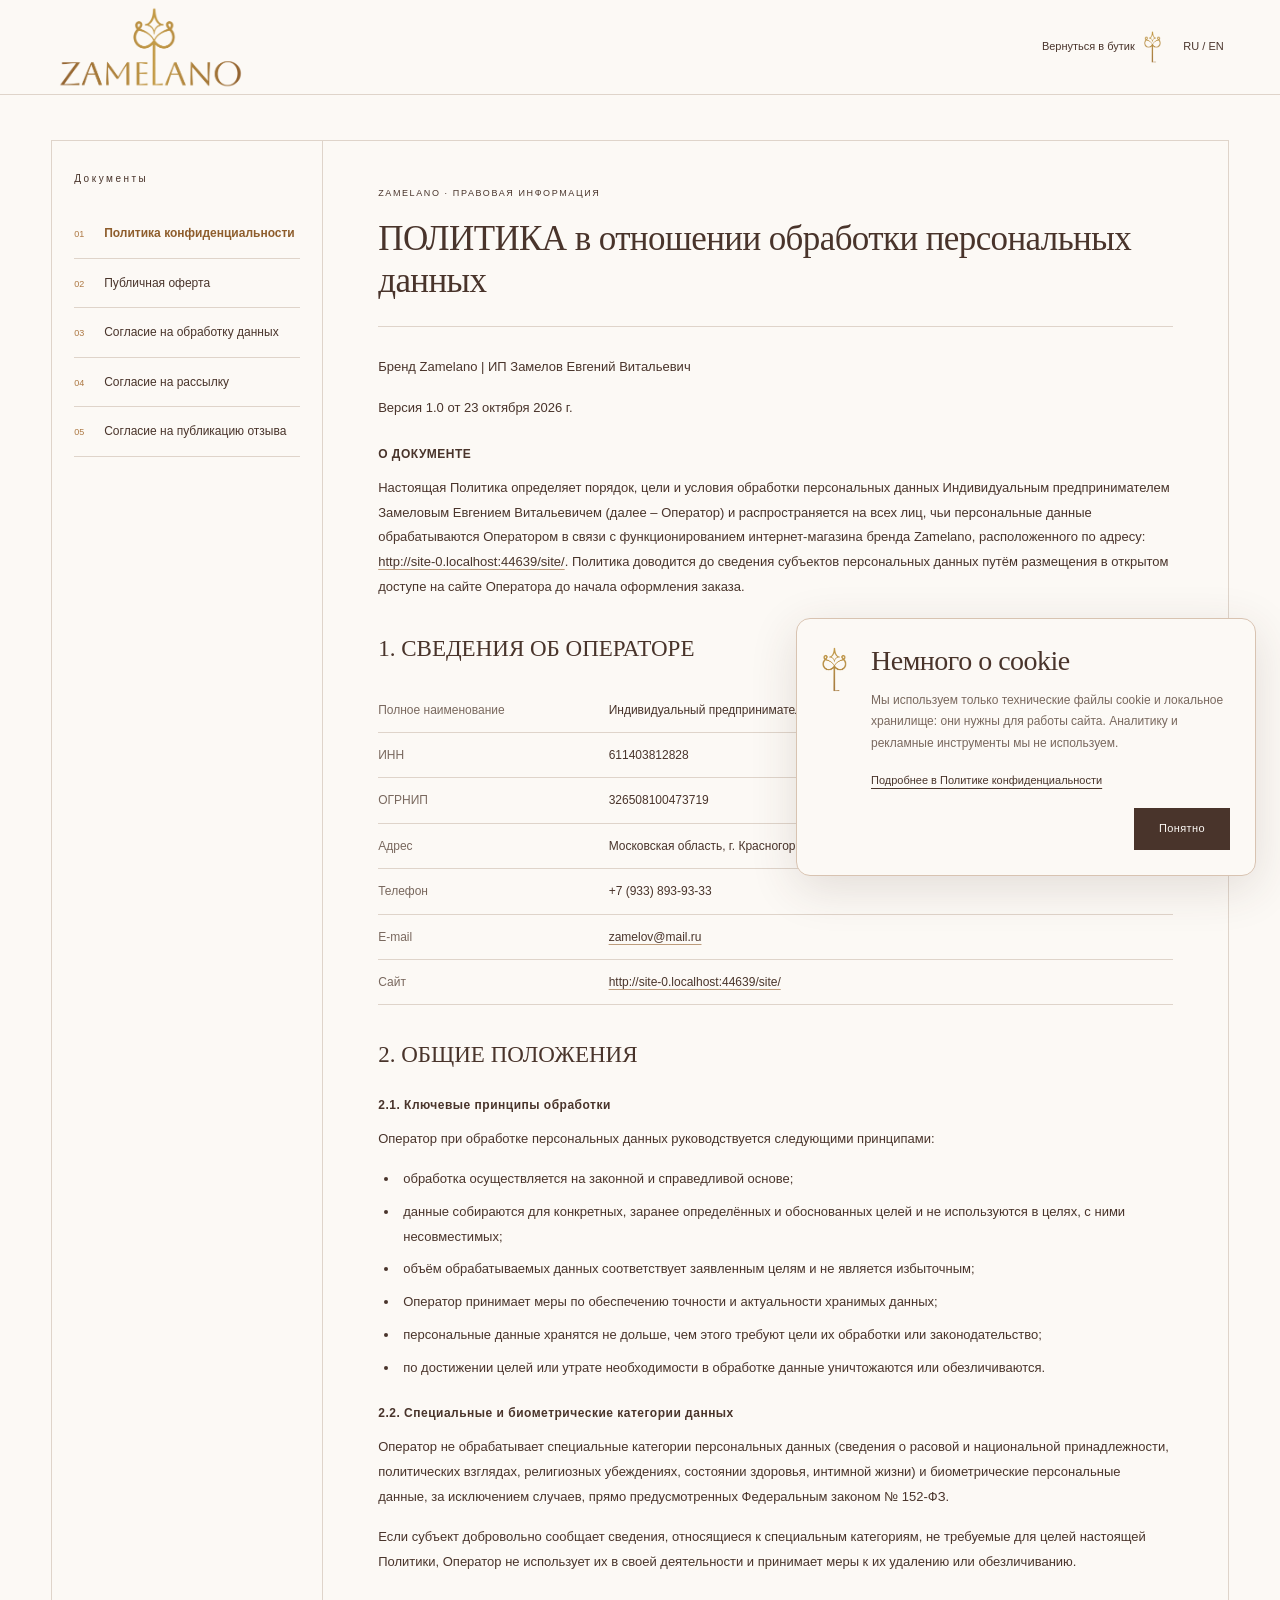
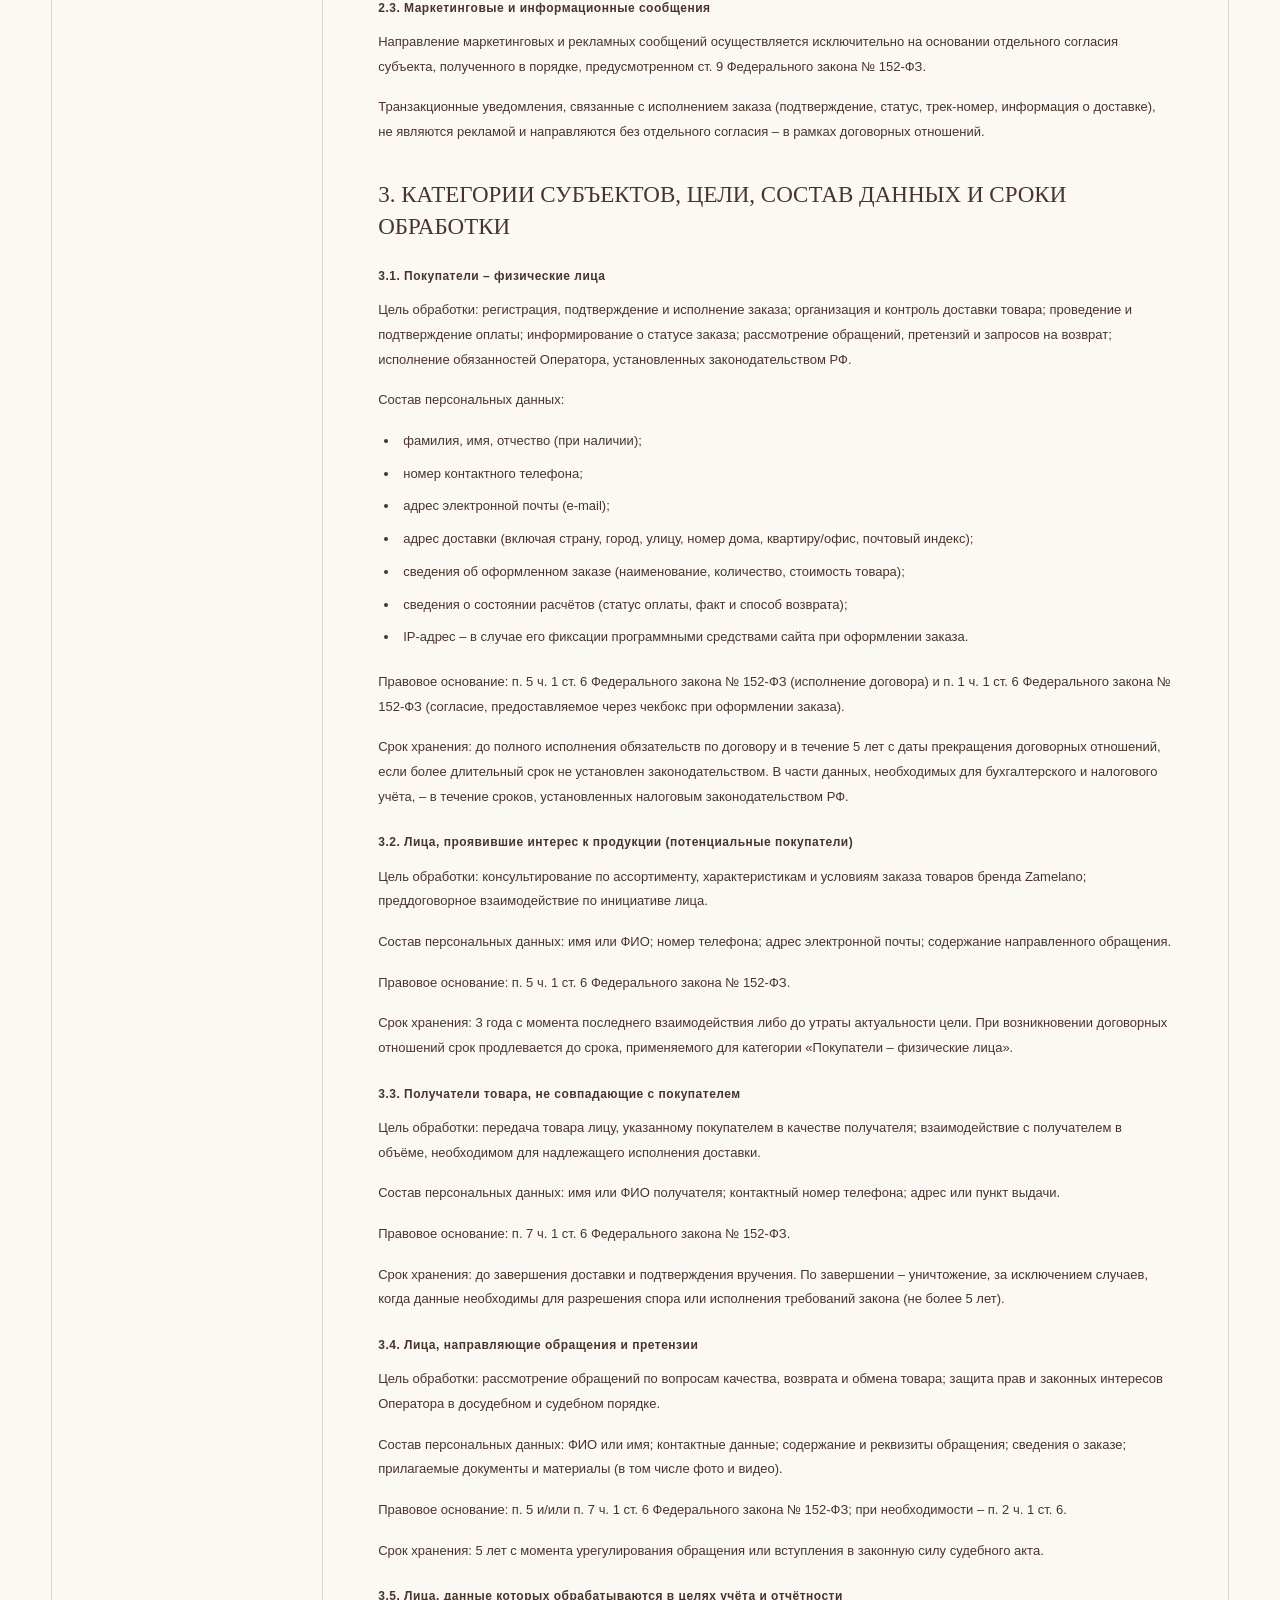
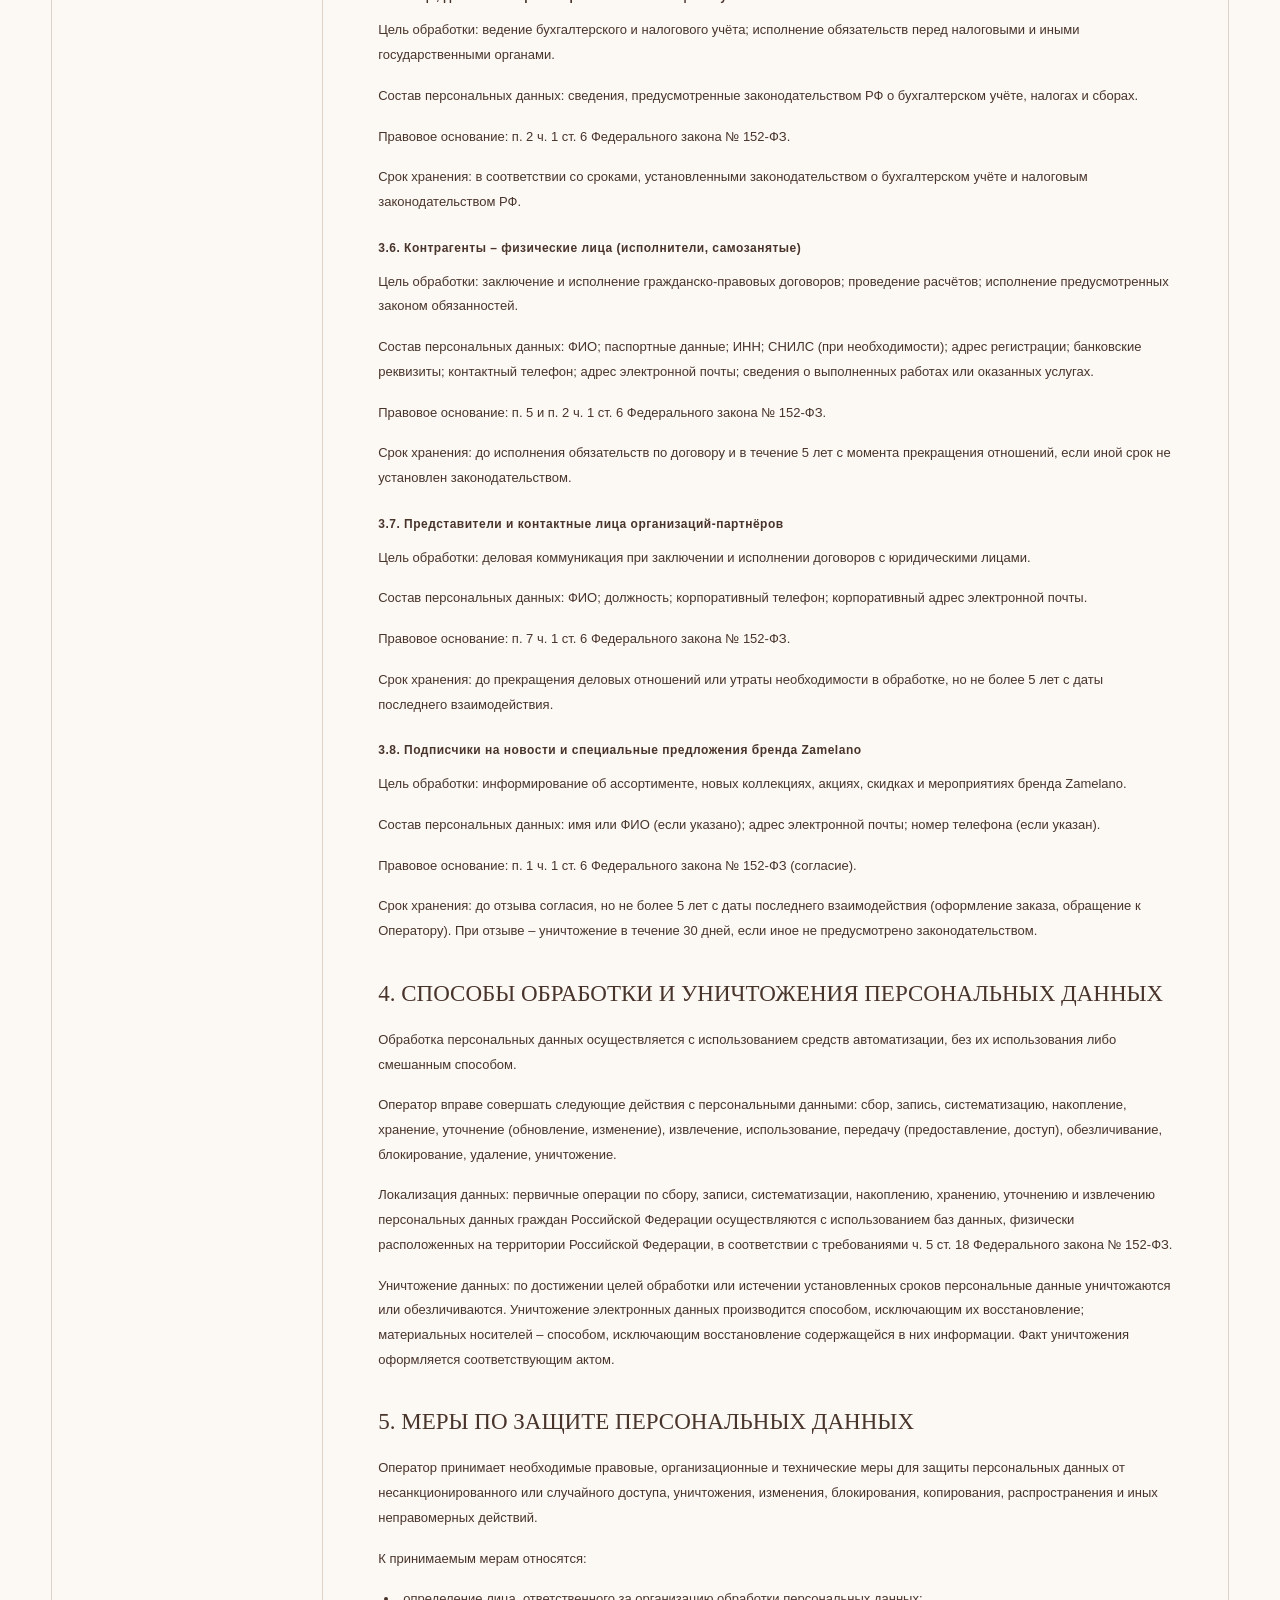
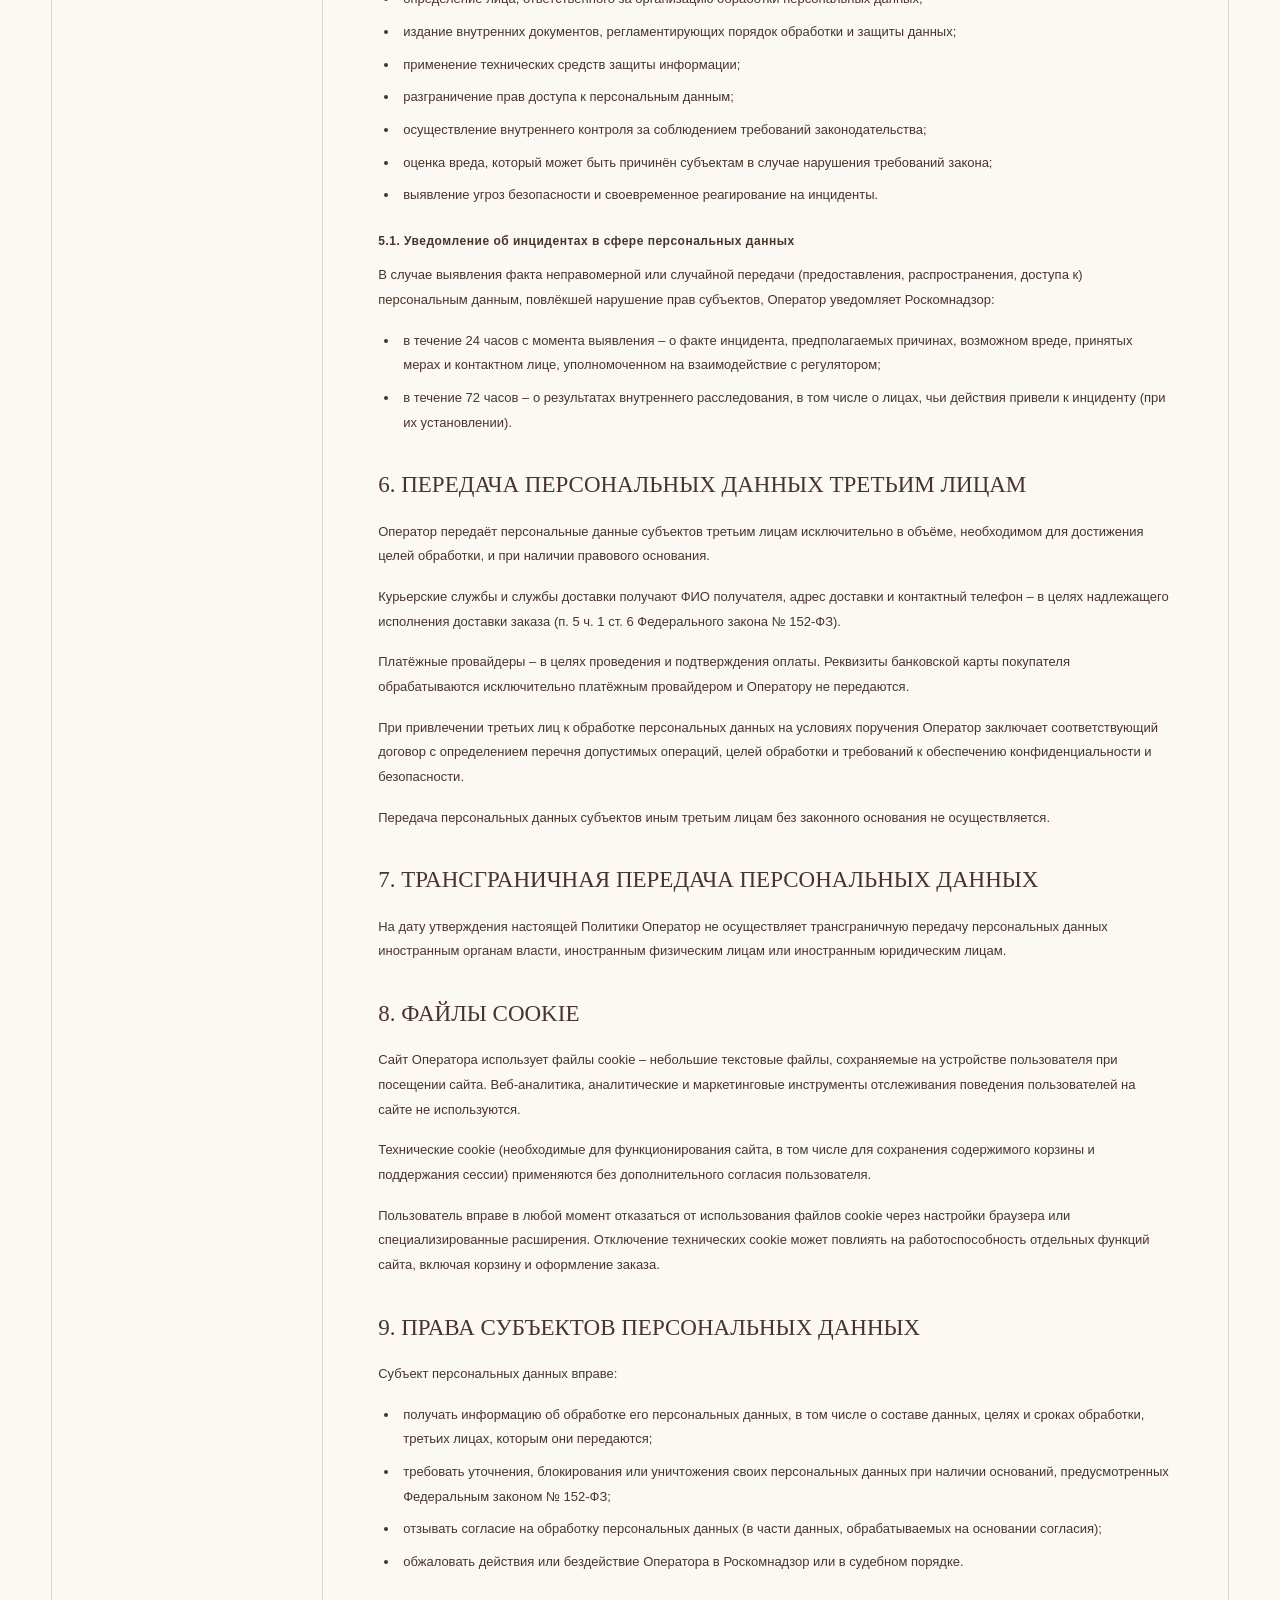
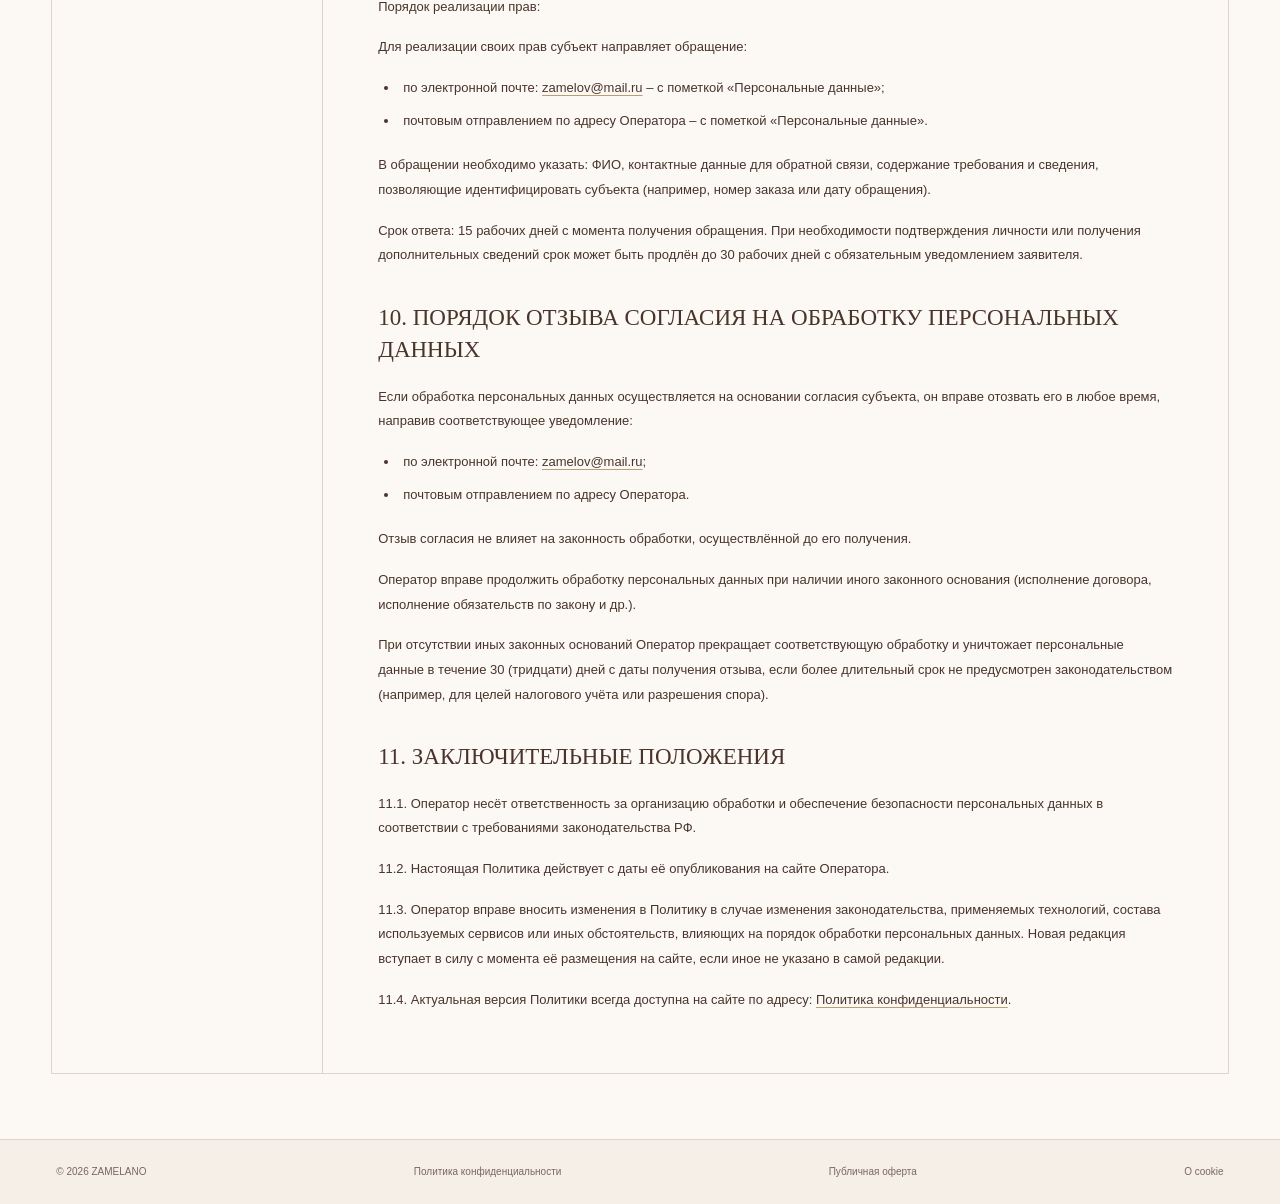
<file: site/documents.html>
<!doctype html>
<html lang="ru"><head><meta charset="UTF-8"><meta name="viewport" content="width=device-width, initial-scale=1"><meta name="theme-color" content="#f5d0bc"><meta name="robots" content="noindex, nofollow"><title>Документы — ZAMELANO</title><meta name="description" content="Политика конфиденциальности, публичная оферта и согласия ZAMELANO."><link rel="icon" href="assets/favicon.svg" type="image/svg+xml"><link rel="stylesheet" href="styles.css?v=95ecad61f819"><script src="cms-client.js?v=86fe52c0228a" defer></script><script src="legal.js?v=916f0e50652b" defer></script></head>
<body data-documents-page><a class="skip-link" href="#main">Перейти к содержимому</a><header class="header document-site-header"><a class="wordmark" href="index.html" aria-label="ZAMELANO — главная"><span class="header-logo" role="img" aria-label="Логотип ZAMELANO"></span></a><a class="legal-back" href="index.html" data-brand-key><span data-legal-i18n="back">Вернуться в бутик</span></a><button class="language" id="legal-language" aria-label="Switch to English">RU / EN</button></header><main id="main" class="legal-page"><nav class="legal-navigation" id="legal-page-nav" aria-label="Юридические документы"></nav><article class="legal-article" id="legal-page-article"><h1>Документы ZAMELANO</h1><p role="status">Загружаем документ…</p></article></main><footer class="legal-page-footer"><span>© 2026 ZAMELANO</span><a href="documents.html#privacy" data-document="privacy" ><span data-legal-i18n="privacy">Политика конфиденциальности</span></a><a href="documents.html#offer" data-document="offer" ><span data-legal-i18n="offer">Публичная оферта</span></a><button data-cookie-open data-legal-i18n="cookieReopen">О cookie</button></footer><section class="cookie-notice" id="cookie-notice" aria-labelledby="cookie-title" hidden><span class="brand-key" aria-hidden="true"></span><div><h2 id="cookie-title" data-legal-i18n="cookieTitle">Немного о cookie</h2><p data-legal-i18n="cookieText">Мы используем только технические файлы cookie и локальное хранилище: они нужны для работы сайта. Аналитику и рекламные инструменты мы не используем.</p><a class="cookie-policy-link" href="documents.html?section=section-8#privacy" data-document="privacy" data-document-section="section-8" data-cookie-policy data-legal-i18n="cookieMore">Подробнее в Политике конфиденциальности</a><div class="cookie-notice-actions"><button class="button primary" id="cookie-understood" data-legal-i18n="understood">Понятно</button></div></div></section><noscript><p class="noscript">Для чтения документов включите JavaScript в браузере.</p></noscript></body></html>
</file>
<file: styles.css>
:root{--paper:#fcf9f5;--peach:#f4d0bd;--peach-light:#f9e8dd;--ink:#49342b;--muted:#79685e;--gold:#ad7843;--line:#dfd4ca;--serif:Georgia,'Times New Roman',serif;--sans:Arial,Helvetica,sans-serif}*{box-sizing:border-box}html{scroll-behavior:smooth;scroll-padding-top:110px}body{margin:0;background:var(--paper);color:var(--ink);font-family:var(--sans);font-size:14px;line-height:1.6}body.modal-open{overflow:hidden}button,input,select,textarea{font:inherit;color:inherit}button,a,input,select,textarea{-webkit-tap-highlight-color:transparent}button{cursor:pointer}a{color:inherit;text-decoration:none}button{border:0;background:none}img{max-width:100%;display:block}h1,h2,h3,p{margin-top:0}h1,h2{font-family:var(--serif);font-weight:400;line-height:1.09;letter-spacing:-1.5px}h2{font-size:44px;margin-bottom:24px}h3{font-weight:400;font-size:20px;line-height:1.35}em{font-style:normal;font-weight:400;color:#a77555}svg{width:22px;height:22px;fill:none;stroke:currentColor;stroke-width:1.35;stroke-linecap:round;stroke-linejoin:round;flex:none}button:focus-visible,a:focus-visible,input:focus-visible,select:focus-visible,textarea:focus-visible,summary:focus-visible{outline:2px solid var(--gold);outline-offset:5px}button:disabled{opacity:.5;cursor:not-allowed}[hidden]{display:none!important}.sr-only{position:absolute;width:1px;height:1px;margin:-1px;overflow:hidden;clip:rect(0,0,0,0);white-space:nowrap}.svg-defs{position:absolute;width:0;height:0;overflow:hidden}.skip-link{position:fixed;top:-80px;left:20px;padding:10px;background:white;z-index:100}.skip-link:focus{top:10px}.announcement{background:var(--peach);display:flex;justify-content:space-between;gap:20px;padding:8px 4.4%;font-size:10px;letter-spacing:.7px}.announcement a{white-space:nowrap}.header{padding:21px 4.4%;height:95px;display:flex;align-items:center;justify-content:space-between;gap:30px;border-bottom:1px solid var(--line);background:var(--paper);position:sticky;top:0;z-index:20}.wordmark{font-family:var(--serif);font-size:29px;line-height:1;letter-spacing:4px;display:block;color:#916329}.wordmark span{display:block;font-family:var(--sans);font-size:8px;letter-spacing:5px;text-align:center;margin-top:9px;margin-left:-5px}.desktop-nav{display:flex;align-items:center;gap:29px;font-size:12px}.desktop-nav a{position:relative}.desktop-nav a:after{content:'';position:absolute;bottom:-4px;left:0;width:0;height:1px;background:var(--ink);transition:width .2s}.desktop-nav a:hover:after{width:100%}.header-actions{display:flex;gap:15px;align-items:center}.language{font-size:11px;white-space:nowrap;padding:6px 0}.language span{color:var(--muted);margin-left:3px}.icon-button{width:34px;height:36px;display:inline-flex;align-items:center;justify-content:center;position:relative;padding:5px}.count{font-size:9px;border-radius:50%;position:absolute;right:-3px;top:-1px;min-width:15px;height:15px;line-height:15px;text-align:center;background:var(--ink);color:var(--paper)}.mobile-menu{display:none}.hero{display:grid;grid-template-columns:44% 56%;max-width:1600px;margin:auto;min-height:650px;padding:42px 4.4% 38px}.hero-copy{padding:27px 20px 20px 0;display:flex;align-items:flex-start;flex-direction:column}.eyebrow{font-size:10px;letter-spacing:2.5px;margin-bottom:26px;font-weight:400}.hero h1,.hero-slide-title{font-size:clamp(49px,5.3vw,82px);line-height:1.08;margin-bottom:26px;letter-spacing:-2.8px}.hero-description{font-size:13px;max-width:285px;line-height:1.9;color:var(--muted);margin-bottom:30px}.button{display:inline-flex;align-items:center;justify-content:space-between;gap:30px;padding:16px 25px;min-height:53px;font-size:11px;letter-spacing:.4px;border:1px solid transparent;transition:background .2s,transform .2s}.button:hover{transform:translateY(-2px)}.button.primary{color:var(--paper);background:var(--ink)}.button.primary:hover{background:#6d4b39}.button.secondary{border:1px solid var(--ink);background:transparent}.quiet-link{font-size:10px;margin-top:19px;letter-spacing:.3px;border-bottom:1px solid var(--line);padding-bottom:2px}.hero-foot{display:flex;align-items:center;gap:15px;margin-top:auto;padding-top:32px;font-size:10px;color:var(--muted)}.small-star{font-size:33px;color:var(--gold);line-height:1}.hero-visual{position:relative;overflow:hidden;border-radius:24px;min-height:570px;background:#ead3be}.hero-visual>img{width:100%;height:100%;object-fit:cover;object-position:64% center;position:absolute}.image-caption{position:absolute;bottom:19px;left:25px;right:25px;color:#fff;display:flex;justify-content:space-between;font-size:9px;gap:15px;text-shadow:0 1px 4px #211309;background:#37211766;padding:7px 9px}.values-strip{display:flex;align-items:center;justify-content:center;gap:65px;border-top:1px solid var(--line);border-bottom:1px solid var(--line);padding:22px;font-family:var(--serif);font-size:20px;color:#6c5242}.separator{font-size:19px;color:var(--gold)}.section{padding:87px 4.4%;max-width:1600px;margin:auto}.section-heading{display:flex;align-items:flex-end;justify-content:space-between;gap:25px;margin-bottom:20px}.section-heading h2{margin-bottom:0}.section-heading .eyebrow{margin-bottom:18px}.text-button{display:inline-flex;align-items:center;gap:10px;font-size:11px;padding:8px 0;border-bottom:1px solid var(--ink)}.text-button svg{width:18px;height:18px}.catalog-note{font-size:10px;color:var(--muted);max-width:690px;margin-bottom:29px}.catalog-tools{display:flex;justify-content:space-between;align-items:center;gap:20px;margin-bottom:24px}.category-tabs{display:flex;gap:23px;flex-wrap:wrap}.tab{padding:0 0 8px;font-size:11px;color:var(--muted);border-bottom:1px solid transparent}.tab.active{color:var(--ink);border-color:var(--ink)}select{border:0;background:transparent;max-width:100%;padding:9px 19px 9px 3px;font-size:11px}.product-grid{display:grid;grid-template-columns:repeat(3,1fr);gap:24px}.product-card{min-width:0}.product-image-wrap{position:relative;height:410px;overflow:hidden;background:#e7d6c9;border-radius:20px}.product-image-link{display:block;width:100%;height:100%;padding:0}.product-image-link>img{width:100%;height:100%;object-fit:cover;transition:transform .55s}.product-image-link:hover>img{transform:scale(1.04)}.product-card:first-child img{object-position:64% center}.favorite-button{position:absolute;right:18px;top:24px;border-radius:50%;width:35px;height:35px;background:#fcf9f5da;display:flex;align-items:center;justify-content:center}.favorite-button svg{width:17px;height:17px}.favorite-button.selected svg{fill:var(--ink)}.product-badge{position:absolute;bottom:14px;left:14px;font-size:9px;background:#fcf9f5e8;padding:4px 8px;color:var(--ink)}.product-info{display:flex;justify-content:space-between;align-items:flex-start;gap:14px;margin-top:17px}.product-name{font-size:14px;margin:0 0 3px;display:block;text-align:left;padding:0}.product-info p{font-size:10px;color:var(--muted);margin-bottom:9px}.product-price{font-size:11px;white-space:nowrap;padding-top:3px}.product-bottom{display:flex;justify-content:space-between;align-items:center;gap:10px}.swatch{display:block;width:13px;height:13px;border-radius:50%;border:1px solid #49342b33;box-shadow:0 0 0 3px var(--paper),0 0 0 4px #dfd4ca}.product-bottom .text-button{font-size:10px;gap:15px}.result-count{font-size:10px;color:var(--muted);margin:22px 0 0}.filter-panel{background:var(--peach-light);padding:24px;display:grid;grid-template-columns:repeat(5,1fr) auto;gap:20px;margin-bottom:24px}.filter-panel label span{display:block;font-size:10px;letter-spacing:.4px;margin-bottom:6px}.filter-panel select,.filter-panel input{width:100%;padding:9px 0;border-bottom:1px solid var(--line);outline-offset:2px}.filter-panel input{border:0;background:none;border-bottom:1px solid var(--line)}.filter-note{grid-column:1/-1;margin:0;font-size:10px;color:var(--muted)}.search-inline{display:flex;align-items:center;gap:15px;margin:15px 0 30px;padding:12px 0;border-bottom:1px solid var(--line)}.search-inline input{width:100%;border:0;background:none;padding:8px 0}.active-view{display:flex;align-items:center;justify-content:space-between;background:var(--peach-light);padding:12px 20px;margin-bottom:20px}.empty-state{grid-column:1/-1;text-align:center;padding:70px 20px;border:1px solid var(--line)}.empty-state h3{font-family:var(--serif);font-size:28px}.empty-state p{color:var(--muted);font-size:12px}.brand-section{display:grid;grid-template-columns:1fr 1fr;background:#f3e9df}.brand-image{position:relative;height:660px;overflow:hidden}.brand-image img{width:100%;height:100%;object-fit:cover;object-position:center 51%}.vertical-caption{position:absolute;bottom:25px;left:30px;font-size:9px;letter-spacing:2px;background:#fcf9f5bb;padding:5px 9px}.brand-copy{align-self:center;padding:65px 13%;max-width:720px}.brand-copy h2{font-size:48px;margin-bottom:32px}.brand-copy p:not(.eyebrow){color:var(--muted);font-size:13px;line-height:1.9;margin-bottom:20px}.underlined-link{display:inline-flex;align-items:center;justify-content:space-between;gap:35px;border-bottom:1px solid var(--ink);padding:9px 0;font-size:11px;background:none;margin-top:10px}.journal-grid{display:grid;grid-template-columns:repeat(3,1fr);gap:24px;margin-top:35px}.journal-card{text-align:left;padding:0;display:block}.journal-art{display:flex;position:relative;width:100%;height:230px;align-items:center;justify-content:center;overflow:hidden}.art-fit{background:#ead3bf;color:#79543e;font-family:var(--serif);font-style:normal;font-size:112px}.art-care img{width:100%;height:100%;object-fit:cover;object-position:35% 45%}.art-news{background:#f2cbbb;color:#ac773f;font-family:var(--serif);font-size:126px;font-weight:400}.journal-tag{font-family:var(--sans);font-style:normal;position:absolute;top:15px;left:16px;font-size:8px;letter-spacing:2px;padding:3px 6px;background:#fcf9f5e3;color:var(--ink)}.journal-bottom{font-size:16px;font-family:var(--serif);display:flex;justify-content:space-between;gap:15px;padding-top:16px}.subtle{font-size:11px;color:var(--muted)}.service-section{padding-top:63px;border-top:1px solid var(--line)}.service-grid{display:grid;grid-template-columns:repeat(3,1fr);gap:65px;padding-top:23px}.service-grid article{position:relative;border-top:1px solid var(--line);padding-top:29px}.service-number{color:var(--gold);font-size:10px;display:block;margin-bottom:17px}.service-grid h3{font-family:var(--serif);font-size:25px;margin-bottom:15px}.service-grid p{color:var(--muted);font-size:12px;line-height:1.9}.faq-section{display:grid;grid-template-columns:1fr 1.3fr;gap:90px;border-top:1px solid var(--line);padding-top:66px;padding-bottom:66px}.faq-section h2{font-size:40px}.faq-list{border-top:1px solid var(--line)}details{border-bottom:1px solid var(--line)}summary{cursor:pointer;list-style:none;display:flex;justify-content:space-between;gap:20px;padding:20px 0;font-size:13px}summary::-webkit-details-marker{display:none}summary:after{content:'+';font-size:18px;color:var(--gold);line-height:1}details[open] summary:after{content:'−'}details p{font-size:12px;color:var(--muted);padding:0 25px 16px 0;line-height:1.9;margin:0}.reviews-section{text-align:center;padding-top:60px;padding-bottom:70px;background:#f6eee6;max-width:none}.reviews-section .small-star{display:block;margin-bottom:25px}.reviews-section .eyebrow{margin-bottom:20px}.reviews-section h2{font-size:34px}.reviews-section p:last-child{font-size:12px;color:var(--muted);margin:0}.wholesale-section{background:var(--peach);padding:73px 10%;display:flex;justify-content:space-between;align-items:center;gap:40px}.wholesale-section>div{max-width:570px}.wholesale-section h2{font-size:58px;line-height:1.13;margin-bottom:22px}.wholesale-section p:not(.eyebrow){font-size:13px;max-width:370px;margin-bottom:27px;color:#715442}.wholesale-motif{font-family:var(--serif);font-size:280px;font-weight:normal;color:#ad7843;line-height:1}footer{padding:58px 4.4% 0;background:#f6efe8}.footer-main{display:grid;grid-template-columns:1.2fr 1fr 1fr 1.4fr;gap:50px;padding-bottom:45px}.footer-brand img{width:190px;height:auto;object-fit:contain;mix-blend-mode:multiply;margin-top:-8px}.footer-brand p{font-family:var(--serif);font-size:15px;margin-top:13px}.footer-main h3{font-size:11px;margin-bottom:20px}.footer-main a,.footer-link{display:block;font-size:10px;line-height:2.7;text-align:left;padding:0}.footer-pending{display:block;font-size:9px;color:var(--muted);margin-top:10px}.footer-bottom{display:flex;justify-content:space-between;align-items:center;gap:16px;border-top:1px solid var(--line);padding:21px 0;font-size:9px;color:var(--muted)}.footer-bottom button{font-size:9px;padding:0}.footer-main a:hover,.footer-link:hover,.footer-bottom button:hover{text-decoration:underline}dialog{border:0;background:var(--paper);color:var(--ink);padding:40px;box-shadow:0 20px 80px #23140b40;max-height:94dvh;max-width:calc(100% - 36px);overflow:auto}dialog::backdrop{background:#281b1490;backdrop-filter:blur(3px)}.close-button{position:absolute;top:16px;right:17px;z-index:3;background:var(--paper);border-radius:50%}.product-dialog{width:930px;padding:0}.product-detail-grid{display:grid;grid-template-columns:1fr 1fr}.detail-image{height:650px;width:100%;object-fit:cover}.detail-copy{padding:50px 35px 35px}.detail-copy h2{font-size:36px;letter-spacing:-1px;margin:16px 0}.detail-copy .eyebrow{font-size:9px;letter-spacing:1.5px}.detail-copy p{font-size:12px;color:var(--muted)}.detail-price{font-size:17px!important;color:var(--ink)!important;margin:22px 0}.detail-fields{display:grid;grid-template-columns:1fr 1fr;gap:18px;margin:26px 0}.detail-fields label span{display:block;font-size:11px;margin-bottom:6px}.detail-fields select{width:100%;border-bottom:1px solid var(--line)}.detail-copy .button{width:100%;margin-top:20px}.detail-note{font-size:10px!important;margin-top:20px}.drawer{position:fixed;left:auto;right:0;top:0;bottom:0;margin:0;max-height:100dvh;height:100dvh;width:480px;max-width:100%;padding:30px}.drawer-heading{display:flex;justify-content:space-between;align-items:center;margin-bottom:25px;border-bottom:1px solid var(--line);padding-bottom:15px}.drawer-heading h2{font-size:34px;margin:0}.cart-line{display:grid;grid-template-columns:85px 1fr;gap:17px;padding:22px 0;border-bottom:1px solid var(--line)}.cart-line img{width:85px;height:115px;object-fit:cover}.cart-line h3{font-size:13px;margin-bottom:5px}.cart-line p{font-size:10px;color:var(--muted);margin-bottom:8px}.cart-line-bottom{display:flex;justify-content:space-between;align-items:center}.quantity-control{display:flex;align-items:center;border:1px solid var(--line)}.quantity-control button{width:27px;height:28px;padding:0}.quantity-control span{width:28px;text-align:center;font-size:11px}.remove-item{font-size:10px;text-decoration:underline}.cart-summary{margin-top:28px}.cart-total{display:flex;justify-content:space-between;font-size:14px}.cart-summary p{font-size:11px;color:var(--muted)}.cart-summary .button{width:100%;margin-top:20px}.cart-empty{padding:60px 0;text-align:center}.cart-empty svg{width:44px;height:44px;margin-bottom:20px}.cart-empty h3{font-family:var(--serif);font-size:29px}.cart-empty p{font-size:12px;color:var(--muted)}.request-dialog{width:640px;padding:47px}.request-dialog h2{font-size:38px}.form-grid{display:grid;grid-template-columns:1fr 1fr;gap:20px;margin:25px 0}.form-grid label>span{font-size:11px;display:block;margin-bottom:7px}.form-grid input,.form-grid textarea,.form-grid select{width:100%;border:1px solid var(--line);background:transparent;border-radius:0;padding:11px;font-size:12px}.full-width{grid-column:1/-1}.consent{display:flex;gap:10px;font-size:10px;align-items:flex-start}.consent input{margin:2px 0;accent-color:var(--ink)}.micro{font-size:9px;color:var(--muted);line-height:1.7;margin:14px 0 22px}.request-dialog .button{width:100%}.request-status{padding:15px;background:var(--peach-light);font-size:12px}.request-dialog #request-text{width:100%;border:1px solid var(--line);padding:15px;background:none;font-size:12px;resize:vertical}.request-buttons{display:flex;gap:10px;margin:18px 0}.request-buttons .button{padding:13px 17px;font-size:10px;justify-content:center}.content-dialog{width:740px;padding:55px}.content-dialog h2{font-size:39px}.content-dialog h3{font-family:var(--serif);font-size:23px;margin:26px 0 13px}.content-dialog p,.content-dialog li{font-size:13px;line-height:1.9;color:var(--muted)}.content-dialog dl{margin:20px 0}.content-dialog dt{font-size:10px;margin-top:15px;color:var(--muted)}.content-dialog dd{font-size:13px;margin-left:0;overflow-wrap:anywhere}.notice{background:var(--peach-light);padding:16px;margin:20px 0;font-size:11px!important}.menu-drawer nav{display:flex;flex-direction:column;gap:22px;font-family:var(--serif);font-size:25px}.toast{position:fixed;bottom:24px;left:50%;transform:translateX(-50%);z-index:100;background:var(--ink);color:var(--paper);font-size:12px;padding:15px 25px;max-width:90%;text-align:center;box-shadow:0 4px 25px #24160d30}.noscript{padding:25px;background:var(--peach)}
@media(min-width:1600px){.header,.announcement{padding-left:max(4.4%,calc((100vw - 1460px)/2));padding-right:max(4.4%,calc((100vw - 1460px)/2))}.brand-image{height:740px}.hero{min-height:745px}.hero-visual{min-height:650px}}
@media(max-width:1100px){.desktop-nav{gap:18px;font-size:11px}.header-actions{gap:10px}.wordmark{font-size:25px}.hero{min-height:590px}.hero-visual{min-height:515px}.hero h1,.hero-slide-title{font-size:58px}.product-image-wrap{height:350px}.brand-copy{padding:50px 10%}.brand-copy h2{font-size:40px}.brand-image{height:590px}.values-strip{gap:35px}.service-grid{gap:35px}.filter-panel{grid-template-columns:repeat(3,1fr)}.faq-section{gap:45px}.footer-main{gap:25px}.hero-foot{padding-top:24px}}
@media(max-width:850px){.desktop-nav{display:none}.mobile-menu{display:inline-flex}.header{height:80px;padding:18px 5%;gap:20px}.announcement{padding:8px 5%;font-size:9px}.announcement>a{display:none}.hero{padding:30px 5% 30px;min-height:550px;grid-template-columns:46% 54%}.hero h1,.hero-slide-title{font-size:clamp(39px,6.5vw,56px);letter-spacing:-2px}.hero-copy{padding:22px 17px 0 0}.hero-visual{min-height:480px;border-radius:24px}.hero-description{font-size:11px}.eyebrow{font-size:9px;letter-spacing:1.8px}.hero .button{padding:14px 17px;gap:20px;font-size:10px}.hero-foot{font-size:9px}.image-caption{left:15px;right:15px;font-size:8px;bottom:12px}.image-caption span:last-child{display:none}.values-strip{gap:25px;font-size:16px;padding:18px}.section{padding:65px 5%}h2{font-size:36px}.section-heading{align-items:center}.catalog-tools{align-items:flex-start}.category-tabs{gap:12px}.tab{font-size:10px}.sort-label{min-width:130px}.product-grid{gap:17px}.product-image-wrap{height:290px}.product-name{font-size:12px}.product-price{font-size:10px}.product-info{gap:6px;flex-wrap:wrap}.product-info p{font-size:9px}.product-bottom .text-button{font-size:9px}.brand-image{height:500px}.brand-copy{padding:40px 9%}.brand-copy h2{font-size:33px;letter-spacing:-1px}.brand-copy p:not(.eyebrow){font-size:11px}.journal-art{height:185px}.journal-grid{gap:17px}.journal-bottom{font-size:14px}.journal-section .section-heading>.subtle{font-size:9px;max-width:140px;text-align:right}.service-grid{gap:25px}.service-grid h3{font-size:22px}.service-grid p{font-size:11px}.faq-section{gap:35px}.faq-section h2{font-size:32px}.wholesale-section{padding:65px 8%}.wholesale-section h2{font-size:48px}.wholesale-motif{font-size:195px}.footer-main{grid-template-columns:1fr 1fr;row-gap:35px}.footer-bottom{flex-wrap:wrap;justify-content:flex-start;column-gap:22px}.product-detail-grid{grid-template-columns:1fr 1fr}.detail-image{height:600px}.detail-copy{padding:48px 25px 25px}.detail-copy h2{font-size:30px}.detail-fields{grid-template-columns:1fr;gap:12px}}
@media(max-width:600px){html{scroll-padding-top:78px}.announcement{font-size:8px;letter-spacing:.2px;justify-content:center;text-align:center}.header{padding:14px 5%;height:74px;gap:12px}.wordmark{font-size:22px;letter-spacing:2.4px}.wordmark span{font-size:6px;letter-spacing:3.5px;margin-top:7px}.header-actions{gap:8px}.header-actions .icon-button{width:25px;height:30px;padding:3px}.header-actions svg{width:19px;height:19px}.language{font-size:9px}.language span{margin-left:0}.favorites-open{display:none!important}.count{font-size:8px;min-width:12px;height:12px;line-height:12px;right:-5px;top:0}.hero{display:flex;flex-direction:column;padding:0;min-height:0;position:relative}.hero-copy{padding:35px 6% 35px;position:relative;z-index:1;align-items:flex-start}.hero h1,.hero-slide-title{font-size:53px;line-height:1.04;letter-spacing:-2px;margin-bottom:20px}.hero .eyebrow{margin-bottom:19px}.hero-description{max-width:265px;font-size:12px;margin-bottom:23px}.hero .button{padding:14px 23px;min-height:48px;font-size:11px}.hero .quiet-link{margin-top:15px}.hero-foot{position:absolute;right:6%;bottom:38px;max-width:110px;line-height:1.7;gap:7px;align-items:flex-start}.hero-foot .small-star{font-size:22px}.hero-visual{min-height:350px;height:350px;margin:0 5% 26px;border-radius:20px}.hero-visual img{object-position:64% 60%}.values-strip{justify-content:space-around;gap:10px;font-size:13px;padding:16px 5%}.values-strip .separator{font-size:12px}.values-strip>span:nth-child(3){max-width:95px;text-align:center}.section{padding:51px 5%}h2{font-size:33px;letter-spacing:-1px}.section-heading{align-items:flex-end;gap:18px;margin-bottom:16px}.section-heading h2{font-size:33px;max-width:270px}.section-heading .eyebrow{margin-bottom:15px}.section-heading .text-button{font-size:10px;flex-shrink:0}.catalog-note{font-size:9px;line-height:1.8;margin-bottom:24px}.catalog-tools{flex-direction:column;gap:10px;margin-bottom:21px}.category-tabs{gap:12px 16px}.tab{font-size:10px}.sort-label{align-self:flex-end}.sort-label select{font-size:10px;padding:3px 17px 3px 0}.product-grid{grid-template-columns:repeat(2,1fr);gap:25px 13px}.product-card:nth-child(3){grid-column:1/-1;max-width:calc(50% - 7px)}.product-image-wrap{height:250px;border-radius:16px}.favorite-button{top:18px;right:12px;width:28px;height:28px}.favorite-button svg{width:14px;height:14px}.product-badge{bottom:10px;left:8px;font-size:8px;padding:3px 5px}.product-info{margin-top:13px;display:block}.product-name{font-size:12px}.product-info p{font-size:9px;margin-bottom:6px}.product-price{display:block;font-size:10px;margin-bottom:11px;padding-top:0}.product-bottom .text-button{font-size:9px;padding:5px 0;gap:5px}.swatch{width:10px;height:10px;margin-left:3px}.result-count{font-size:9px}.filter-panel{grid-template-columns:1fr 1fr;gap:17px;padding:20px 16px}.filter-panel .text-button{align-self:end}.brand-section{display:flex;flex-direction:column}.brand-image{height:400px;order:2}.brand-copy{padding:48px 7%;max-width:none;order:1}.brand-copy h2{font-size:38px}.brand-copy p:not(.eyebrow){font-size:12px;max-width:360px}.brand-copy .eyebrow{margin-bottom:20px}.journal-section .section-heading{display:block}.journal-section .section-heading>.subtle{display:block;text-align:left;max-width:none;margin-top:14px}.journal-grid{grid-template-columns:1fr;gap:30px;margin-top:26px}.journal-art{height:210px}.journal-card{display:block}.journal-bottom{font-size:19px;padding-top:12px}.art-fit{font-size:115px}.art-news{font-size:130px}.service-grid{grid-template-columns:1fr;gap:32px;padding-top:10px}.service-grid article{padding-top:21px}.service-grid h3{font-size:26px}.service-grid p{font-size:12px;max-width:420px}.service-number{margin-bottom:15px}.faq-section{grid-template-columns:1fr;gap:28px}.faq-section h2{font-size:34px}.faq-section .eyebrow{margin-bottom:20px}.faq-section .underlined-link{margin-top:0}.faq-list summary{font-size:12px;padding:19px 0}.reviews-section h2{font-size:29px;max-width:300px;margin-left:auto;margin-right:auto}.reviews-section p:last-child{font-size:11px;max-width:330px;margin:auto}.wholesale-section{padding:49px 7%;position:relative;overflow:hidden}.wholesale-section h2{font-size:45px}.wholesale-section>div{z-index:1}.wholesale-section p:not(.eyebrow){font-size:12px;max-width:265px}.wholesale-section .eyebrow{margin-bottom:20px}.wholesale-motif{position:absolute;right:-12px;top:10px;font-size:240px;opacity:.17}.wholesale-section .button{font-size:10px;padding:15px 20px}footer{padding:40px 6% 0}.footer-main{gap:30px 18px;grid-template-columns:1fr 1fr}.footer-brand img{width:150px;margin-left:-8px}.footer-brand p{font-size:13px}.footer-main h3{font-size:11px}.footer-main a,.footer-link{font-size:10px;overflow-wrap:anywhere;line-height:2.4}.footer-main>div:last-child{grid-column:1/-1}.footer-bottom{font-size:8px;gap:14px 22px;padding:22px 0}.footer-bottom button{font-size:8px}.content-dialog,.request-dialog{padding:44px 23px 30px;max-width:calc(100% - 24px)}.content-dialog h2,.request-dialog h2{font-size:32px}.content-dialog p,.content-dialog li{font-size:12px}.form-grid{grid-template-columns:1fr;gap:17px}.full-width{grid-column:auto}.request-dialog .eyebrow{font-size:9px}.request-buttons{flex-direction:column;gap:10px}.drawer{padding:25px 21px}.product-dialog{max-width:calc(100% - 20px)}.product-detail-grid{grid-template-columns:1fr}.detail-image{height:315px;object-position:center 54%}.detail-copy{padding:28px 24px}.detail-copy h2{font-size:32px}.detail-fields{grid-template-columns:1fr 1fr}.close-button{top:10px;right:10px}.toast{bottom:15px;font-size:11px;width:max-content;max-width:90%}}
@media(max-width:360px){.header-actions{gap:5px}.wordmark{font-size:19px}.language{font-size:8px}.hero h1,.hero-slide-title{font-size:47px}.hero-foot{max-width:86px;font-size:8px}.product-image-wrap{height:220px}.values-strip{font-size:11px}.product-bottom .text-button{font-size:8px}}
@media(prefers-reduced-motion:reduce){html{scroll-behavior:auto}*,*:before,*:after{transition:none!important;animation:none!important}}

/* Brand artwork keeps its original shape; colour comes from the brand palette. */
.header .wordmark{width:190px;height:84px;flex:0 0 auto;letter-spacing:normal}
.header .wordmark .header-logo{display:block;width:100%;height:100%;margin:0;background:linear-gradient(90deg,#8e5d2c 0%,#c39a45 52%,#8e5d2c 100%);-webkit-mask:url("assets/zamelano-logo-mask.png") center/100% auto no-repeat;mask:url("assets/zamelano-logo-mask.png") center/100% auto no-repeat}


.hero-slider{width:100%;min-width:0}
.hero-slide-window{overflow:hidden;touch-action:pan-y;cursor:grab}
.hero-slide-window:active{cursor:grabbing}
.hero-slide-track{display:flex;align-items:stretch;width:100%;transform:translateX(calc(var(--hero-slide,0) * -100%));transition:transform .42s cubic-bezier(.22,.7,.2,1)}
.hero-slide{flex:0 0 100%;min-width:0;padding-right:2px}
.hero-slide-title{font-family:var(--serif);font-weight:400}
.hero-slider .hero-description{margin-bottom:0}
.hero-slider-controls{display:flex;align-items:center;gap:6px;margin:12px 0 22px}
.slide-nav{width:42px;height:42px;border:1px solid var(--line);border-radius:50%;display:flex;align-items:center;justify-content:center;padding:0;transition:background .2s,border-color .2s}
.slide-nav:hover{background:var(--peach-light);border-color:var(--gold)}
.hero-slide-dots{display:flex;align-items:center}
.slide-dot{width:28px;height:42px;padding:0;display:flex;align-items:center;justify-content:center}
.slide-dot span{width:5px;height:5px;border-radius:50%;background:#cdbdae;transition:width .2s,background .2s}
.slide-dot.is-active span{width:18px;border-radius:6px;background:var(--gold)}
.hero-slide-count{font-size:9px;letter-spacing:1px;color:var(--muted);margin-left:8px;white-space:nowrap}
@media(max-width:900px){.header .wordmark{width:170px;height:76px}}
@media(max-width:600px){.header .wordmark{width:140px;height:64px}.hero-slider-controls{margin:10px 0 20px;gap:4px}}
@media(max-width:360px){.header .wordmark{width:124px;height:56px}}
@media(prefers-reduced-motion:reduce){.hero-slide-track,.slide-dot span,.brand-key{transition:none}}

/* The complete key, including the L foot, is selected from the full logo.
   Source canvas: 1691 x 930. Crop: x=680, y=110, w=390, h=710.
   Below y=530 only the L column remains, excluding neighbouring letters. */
.brand-key,[data-brand-key]::after,.brand-select-key::after{
  --key-height:32px;
  content:"";display:inline-block;flex:0 0 auto;vertical-align:middle;
  width:calc(var(--key-height) * 390 / 710);height:var(--key-height);
  background:linear-gradient(#c39a45,#a17437);
  -webkit-mask-image:url("assets/zamelano-logo-mask.png");mask-image:url("assets/zamelano-logo-mask.png");
  -webkit-mask-size:calc(var(--key-height) * 1691 / 710) calc(var(--key-height) * 930 / 710);
  mask-size:calc(var(--key-height) * 1691 / 710) calc(var(--key-height) * 930 / 710);
  -webkit-mask-position:calc(var(--key-height) * -680 / 710) calc(var(--key-height) * -110 / 710);
  mask-position:calc(var(--key-height) * -680 / 710) calc(var(--key-height) * -110 / 710);
  -webkit-mask-repeat:no-repeat;mask-repeat:no-repeat;mask-mode:alpha;
  clip-path:polygon(0 0,100% 0,100% 59.155%,71.795% 59.155%,71.795% 100%,41.026% 100%,41.026% 59.155%,0 59.155%);
  pointer-events:none;
}
[data-brand-key]{display:inline-flex;align-items:center;gap:9px}
.announcement a[data-brand-key]{display:inline-flex;align-items:center;gap:6px}
.announcement a[data-brand-key]::after{--key-height:22px}
.footer-main a[data-brand-key],.footer-main button[data-brand-key]{display:flex;align-items:center;gap:6px;width:fit-content}
.footer-main [data-brand-key]::after{--key-height:22px}
.slide-nav{width:auto;min-width:73px;height:42px;gap:7px;padding:0 9px;border-radius:24px}
.slide-nav .brand-key{--key-height:26px}
.slide-nav-label{font-size:9px;letter-spacing:.2px;white-space:nowrap}
select{appearance:none;-webkit-appearance:none}
.brand-select-key{display:block;position:relative;min-width:0;width:100%}
.filter-panel label .brand-select-key,.form-grid label>.brand-select-key{display:block;margin-bottom:0;letter-spacing:normal}
.brand-select-key::after{--key-height:25px;position:absolute;right:8px;top:50%;transform:translateY(-50%)}
.brand-select-key>select,.filter-panel .brand-select-key>select,.sort-label .brand-select-key>select{width:100%;padding-right:32px}
@media(max-width:900px){.announcement>a[data-brand-key]{display:none}}
@media(max-width:600px){.brand-key,[data-brand-key]::after{--key-height:29px}.footer-main [data-brand-key]::after{--key-height:22px}.slide-nav .brand-key{--key-height:26px}.slide-dot{width:24px}.slide-nav{min-width:68px;padding:0 8px;gap:6px}}
@media(max-width:360px){.hero-slide-count{display:none}}

/* Native numeric steppers contain arrows; retain numeric input and keyboard control. */
input[type="number"]{appearance:textfield;-moz-appearance:textfield}
input[type="number"]::-webkit-inner-spin-button,input[type="number"]::-webkit-outer-spin-button{-webkit-appearance:none;margin:0}

/* Legal documents share the boutique palette and typography. */
.legal-dialog{width:1120px;padding:0;border:1px solid var(--line);border-radius:16px;overflow:hidden;max-height:92dvh}
.legal-reader-toolbar{display:flex;align-items:center;justify-content:space-between;gap:20px;padding:16px 24px;border-bottom:1px solid var(--line)}
.legal-reader-toolbar>span{font-size:11px;letter-spacing:1.5px;text-transform:uppercase}
.legal-reader-toolbar .icon-button{width:38px;height:38px;flex:0 0 auto}
.legal-reader-layout{display:grid;grid-template-columns:250px minmax(0,1fr);height:min(78dvh,820px);min-height:0}
.legal-navigation{padding:30px 22px;background:#f5eee6;overflow:auto;min-width:0}
.legal-navigation>.eyebrow{margin:0 0 22px;font-size:10px}
.legal-navigation a{display:flex;gap:12px;align-items:baseline;padding:15px 0;border-bottom:1px solid var(--line);font-size:12px;line-height:1.55}
.legal-navigation a[aria-current=page]{color:#8e5d2c;font-weight:600}
.legal-nav-number{font-size:9px;color:var(--gold);flex:0 0 18px;font-weight:400}
.legal-article{min-width:0;padding:40px 45px;overflow:auto;scroll-behavior:smooth;scroll-padding-top:24px}
.legal-document-header{margin-bottom:28px;padding-bottom:24px;border-bottom:1px solid var(--line)}
.legal-document-header .eyebrow{font-size:9px;letter-spacing:1.6px;margin:0 0 18px}
.legal-document-header h1,.legal-document-header h2{font-family:var(--serif);font-size:35px;font-weight:400;line-height:1.2;letter-spacing:-.6px;margin:0;overflow-wrap:break-word}
.legal-original-note{font-size:12px;color:var(--muted);line-height:1.7;margin:16px 0 0}
.legal-document-actions{display:flex;align-items:center;flex-wrap:wrap;gap:10px 22px;margin-top:22px}
.legal-document-actions a{font-size:10px;border-bottom:1px solid var(--line);padding-bottom:4px;line-height:1.5}
.legal-document-actions [data-brand-key]::after{--key-height:24px}
.legal-document-text{font-size:13px;line-height:1.9;overflow-wrap:anywhere}
.legal-document-text p{margin:0 0 16px;white-space:normal}
.legal-document-text h3{font-family:var(--serif);font-size:23px;line-height:1.4;font-weight:400;letter-spacing:0;margin:34px 0 18px;scroll-margin-top:24px}
.legal-document-text h4{font-size:12px;line-height:1.6;letter-spacing:.5px;margin:24px 0 12px;font-weight:600}
.legal-document-text ul{padding-left:21px;margin:0 0 20px}
.legal-document-text li{padding-left:4px;margin:8px 0}
.legal-document-text a,.request-legal-consent a,.request-legal-note a,.cart-legal a{text-decoration:underline;text-underline-offset:3px;text-decoration-color:#bd9c7c}
.legal-document-text a:hover,.request-legal-consent a:hover,.request-legal-note a:hover,.cart-legal a:hover{color:#8e5d2c}
.legal-table-wrap{width:100%;margin:22px 0;overflow-wrap:anywhere}
.legal-table-wrap table{border-collapse:collapse;width:100%;font-size:12px;line-height:1.7;text-align:left}
.legal-table-wrap th,.legal-table-wrap td{border-bottom:1px solid var(--line);padding:12px 10px 12px 0;vertical-align:top;font-weight:400}
.legal-table-wrap th{width:29%;color:var(--muted)}
.footer-documents{margin:0 4.4%;padding:24px 0;border-top:1px solid var(--line)}
.footer-documents>.eyebrow{font-size:9px;margin:0 0 16px}
.footer-document-links{display:grid;grid-template-columns:repeat(3,minmax(0,1fr));gap:12px 30px;align-items:start}
.footer-document-links a,.footer-document-links button{font-size:10px;line-height:1.6;text-align:left;justify-self:start;padding:0}
.footer-document-links [data-brand-key]::after{--key-height:22px}
.footer-bottom>a{font-size:9px}
.request-dialog .consent{font-size:11px;line-height:1.75;gap:12px}
.request-dialog .consent input{width:16px;height:16px;flex:0 0 16px;margin-top:3px}
.request-legal-note{margin-top:8px}
.cart-legal{font-size:10px!important;line-height:1.8;margin:18px 0}
.cookie-notice{position:fixed;bottom:24px;right:24px;z-index:80;width:min(460px,calc(100% - 32px));display:grid;grid-template-columns:32px minmax(0,1fr);gap:17px;padding:25px;background:var(--paper);border:1px solid #d8c3b1;border-radius:14px;box-shadow:0 12px 48px #49342b24}
.cookie-notice>.brand-key{--key-height:45px;margin-top:3px}
.cookie-notice h2{font-family:var(--serif);font-size:28px;font-weight:400;letter-spacing:-.5px;line-height:1.2;margin:0 0 12px}
.cookie-notice p{font-size:12px;line-height:1.8;margin:0 0 13px;color:var(--muted)}
.cookie-policy-link{font-size:11px;text-decoration:underline;text-underline-offset:4px;line-height:1.6}
.cookie-notice-actions{display:flex;justify-content:flex-end;margin-top:18px}
.cookie-notice-actions .button{min-height:42px;padding:10px 24px;font-size:11px;justify-content:center}
.document-site-header{position:relative;gap:22px}
.document-site-header .legal-back{margin-left:auto;font-size:11px}
.legal-page{width:min(1240px,92%);margin:45px auto 65px;display:grid;grid-template-columns:270px minmax(0,1fr);align-items:start;border:1px solid var(--line)}
.legal-page .legal-navigation{position:sticky;top:24px;background:transparent}
.legal-page .legal-article{padding:45px 55px;border-left:1px solid var(--line);overflow:visible}
.legal-page-footer{border-top:1px solid var(--line);padding:24px 4.4%;display:flex;align-items:center;justify-content:space-between;gap:16px 25px;flex-wrap:wrap;font-size:10px;color:var(--muted)}
.legal-page-footer a,.legal-page-footer button{font-size:10px;padding:0}
.legal-page-footer a:hover,.legal-page-footer button:hover{text-decoration:underline}
@media(max-width:900px){.legal-reader-layout{grid-template-columns:210px minmax(0,1fr)}.legal-article{padding:30px}.legal-document-header h1,.legal-document-header h2{font-size:30px}.legal-page{grid-template-columns:220px minmax(0,1fr)}.legal-page .legal-article{padding:35px 28px}.footer-document-links{grid-template-columns:repeat(2,minmax(0,1fr))}}
@media(max-width:600px){
 .legal-dialog{max-width:calc(100% - 20px);width:100%;max-height:94dvh;border-radius:12px}
 .legal-reader-toolbar{padding:10px 17px}
 .legal-reader-layout{display:flex;flex-direction:column;height:82dvh}
 .legal-navigation{padding:17px 20px;flex:0 0 auto;max-height:155px}
 .legal-navigation>.eyebrow{margin-bottom:7px}
 .legal-navigation a{padding:8px 0;font-size:11px;line-height:1.45}
 .legal-article{padding:25px 22px;flex:1 1 auto;min-height:0}
 .legal-document-header h1,.legal-document-header h2{font-size:27px;letter-spacing:-.4px}
 .legal-document-text{font-size:12px;line-height:1.9}
 .legal-document-text h3{font-size:20px;margin-top:28px}
 .legal-table-wrap table{font-size:11px}
 .legal-table-wrap th{width:32%}
 .legal-document-actions{gap:12px}
 .legal-document-actions a{font-size:9px}
 .cookie-notice{right:16px;bottom:max(16px,env(safe-area-inset-bottom));padding:20px;grid-template-columns:25px minmax(0,1fr);gap:13px}
 .cookie-notice>.brand-key{--key-height:40px}
 .cookie-notice h2{font-size:25px}
 .cookie-notice p{font-size:11px;line-height:1.75}
 .cookie-policy-link{font-size:10px}
 .footer-document-links{grid-template-columns:1fr;gap:11px}
 .document-site-header .legal-back{font-size:10px;max-width:120px}
 .document-site-header{flex-wrap:wrap;align-items:center;padding-top:14px;padding-bottom:14px;height:auto}
 .document-site-header .language{margin-left:auto}
 .legal-page{display:block;margin-top:24px;margin-bottom:35px;width:calc(100% - 28px)}
 .legal-page .legal-navigation{position:relative;top:auto;max-height:none;background:#f5eee6}
 .legal-page .legal-article{border-left:0;border-top:1px solid var(--line);padding:28px 22px}
 .legal-page-footer{justify-content:flex-start;padding:23px 20px}
}
@media(prefers-reduced-motion:reduce){.legal-article{scroll-behavior:auto}}

.request-legal-consent label{cursor:pointer}
@media(max-width:600px){.legal-navigation{display:grid;grid-template-columns:repeat(2,minmax(0,1fr));column-gap:12px;max-height:none}.legal-navigation>.eyebrow{display:none}.legal-navigation a{gap:6px;font-size:10px;align-items:start}.legal-navigation .legal-nav-number{flex-basis:14px}}

.cms-logo-image{background:none!important;mask:none!important;-webkit-mask:none!important}.cms-logo-image img{display:block;width:100%;height:100%;object-fit:contain}.cms-custom-radius .hero-visual,.cms-custom-radius .product-image-wrap,.cms-custom-radius .brand-image,.cms-custom-radius .journal-art,.cms-custom-radius .detail-image,.cms-custom-radius .cms-section-image{border-radius:var(--cms-radius)}.cms-preview-bar{padding:10px 20px;text-align:center;background:#49342b;color:#fff;font-size:12px;position:sticky;top:0;z-index:100}.cms-custom-section{display:grid;grid-template-columns:1fr;gap:40px}.cms-custom-section:has(.cms-section-image){grid-template-columns:1fr 1fr;align-items:center}.cms-section-image{width:100%;max-height:600px;object-fit:cover;border-radius:20px}.cms-custom-section h2{font-family:var(--serif);font-weight:400;font-size:44px;line-height:1.2}.cms-custom-section p{font-size:14px;line-height:1.9;color:var(--muted)}.cms-review-grid{display:grid;grid-template-columns:repeat(3,1fr);gap:25px;margin-top:35px;text-align:left}.cms-review-grid article{padding:24px;border:1px solid var(--line)}.cms-review-grid img{width:60px;height:60px;border-radius:50%;object-fit:cover}.cms-review-grid h3{font-family:var(--serif);font-size:24px;font-weight:400}.cms-review-grid p{font-size:13px;line-height:1.9}.detail-gallery-thumbnails{display:flex;gap:8px;padding:12px;overflow:auto}.detail-gallery-thumbnails button{width:70px;height:80px;flex:0 0 70px;padding:0;border:1px solid var(--line)}.detail-gallery-thumbnails img{width:100%;height:100%;object-fit:cover}.product-old-price{text-decoration:line-through;color:var(--muted);font-size:10px;display:block}.cms-error{padding:20px;text-align:center}.cms-preview-bar+body{padding-top:0}@media(max-width:700px){.cms-custom-section:has(.cms-section-image){grid-template-columns:1fr}.cms-custom-section h2{font-size:32px}.cms-review-grid{grid-template-columns:1fr}.cms-preview-bar{font-size:10px}}
</file>
<file: site/styles.css>
:root{--paper:#fcf9f5;--peach:#f4d0bd;--peach-light:#f9e8dd;--ink:#49342b;--muted:#79685e;--gold:#ad7843;--line:#dfd4ca;--serif:Georgia,'Times New Roman',serif;--sans:Arial,Helvetica,sans-serif}*{box-sizing:border-box}html{scroll-behavior:smooth;scroll-padding-top:110px}body{margin:0;background:var(--paper);color:var(--ink);font-family:var(--sans);font-size:14px;line-height:1.6}body.modal-open{overflow:hidden}button,input,select,textarea{font:inherit;color:inherit}button,a,input,select,textarea{-webkit-tap-highlight-color:transparent}button{cursor:pointer}a{color:inherit;text-decoration:none}button{border:0;background:none}img{max-width:100%;display:block}h1,h2,h3,p{margin-top:0}h1,h2{font-family:var(--serif);font-weight:400;line-height:1.09;letter-spacing:-1.5px}h2{font-size:44px;margin-bottom:24px}h3{font-weight:400;font-size:20px;line-height:1.35}em{font-style:normal;font-weight:400;color:#a77555}svg{width:22px;height:22px;fill:none;stroke:currentColor;stroke-width:1.35;stroke-linecap:round;stroke-linejoin:round;flex:none}button:focus-visible,a:focus-visible,input:focus-visible,select:focus-visible,textarea:focus-visible,summary:focus-visible{outline:2px solid var(--gold);outline-offset:5px}button:disabled{opacity:.5;cursor:not-allowed}[hidden]{display:none!important}.sr-only{position:absolute;width:1px;height:1px;margin:-1px;overflow:hidden;clip:rect(0,0,0,0);white-space:nowrap}.svg-defs{position:absolute;width:0;height:0;overflow:hidden}.skip-link{position:fixed;top:-80px;left:20px;padding:10px;background:white;z-index:100}.skip-link:focus{top:10px}.announcement{background:var(--peach);display:flex;justify-content:space-between;gap:20px;padding:8px 4.4%;font-size:10px;letter-spacing:.7px}.announcement a{white-space:nowrap}.header{padding:21px 4.4%;height:95px;display:flex;align-items:center;justify-content:space-between;gap:30px;border-bottom:1px solid var(--line);background:var(--paper);position:sticky;top:0;z-index:20}.wordmark{font-family:var(--serif);font-size:29px;line-height:1;letter-spacing:4px;display:block;color:#916329}.wordmark span{display:block;font-family:var(--sans);font-size:8px;letter-spacing:5px;text-align:center;margin-top:9px;margin-left:-5px}.desktop-nav{display:flex;align-items:center;gap:29px;font-size:12px}.desktop-nav a{position:relative}.desktop-nav a:after{content:'';position:absolute;bottom:-4px;left:0;width:0;height:1px;background:var(--ink);transition:width .2s}.desktop-nav a:hover:after{width:100%}.header-actions{display:flex;gap:15px;align-items:center}.language{font-size:11px;white-space:nowrap;padding:6px 0}.language span{color:var(--muted);margin-left:3px}.icon-button{width:34px;height:36px;display:inline-flex;align-items:center;justify-content:center;position:relative;padding:5px}.count{font-size:9px;border-radius:50%;position:absolute;right:-3px;top:-1px;min-width:15px;height:15px;line-height:15px;text-align:center;background:var(--ink);color:var(--paper)}.mobile-menu{display:none}.hero{display:grid;grid-template-columns:44% 56%;max-width:1600px;margin:auto;min-height:650px;padding:42px 4.4% 38px}.hero-copy{padding:27px 20px 20px 0;display:flex;align-items:flex-start;flex-direction:column}.eyebrow{font-size:10px;letter-spacing:2.5px;margin-bottom:26px;font-weight:400}.hero h1,.hero-slide-title{font-size:clamp(49px,5.3vw,82px);line-height:1.08;margin-bottom:26px;letter-spacing:-2.8px}.hero-description{font-size:13px;max-width:285px;line-height:1.9;color:var(--muted);margin-bottom:30px}.button{display:inline-flex;align-items:center;justify-content:space-between;gap:30px;padding:16px 25px;min-height:53px;font-size:11px;letter-spacing:.4px;border:1px solid transparent;transition:background .2s,transform .2s}.button:hover{transform:translateY(-2px)}.button.primary{color:var(--paper);background:var(--ink)}.button.primary:hover{background:#6d4b39}.button.secondary{border:1px solid var(--ink);background:transparent}.quiet-link{font-size:10px;margin-top:19px;letter-spacing:.3px;border-bottom:1px solid var(--line);padding-bottom:2px}.hero-foot{display:flex;align-items:center;gap:15px;margin-top:auto;padding-top:32px;font-size:10px;color:var(--muted)}.small-star{font-size:33px;color:var(--gold);line-height:1}.hero-visual{position:relative;overflow:hidden;border-radius:24px;min-height:570px;background:#ead3be}.hero-visual>img{width:100%;height:100%;object-fit:cover;object-position:64% center;position:absolute}.image-caption{position:absolute;bottom:19px;left:25px;right:25px;color:#fff;display:flex;justify-content:space-between;font-size:9px;gap:15px;text-shadow:0 1px 4px #211309;background:#37211766;padding:7px 9px}.values-strip{display:flex;align-items:center;justify-content:center;gap:65px;border-top:1px solid var(--line);border-bottom:1px solid var(--line);padding:22px;font-family:var(--serif);font-size:20px;color:#6c5242}.separator{font-size:19px;color:var(--gold)}.section{padding:87px 4.4%;max-width:1600px;margin:auto}.section-heading{display:flex;align-items:flex-end;justify-content:space-between;gap:25px;margin-bottom:20px}.section-heading h2{margin-bottom:0}.section-heading .eyebrow{margin-bottom:18px}.text-button{display:inline-flex;align-items:center;gap:10px;font-size:11px;padding:8px 0;border-bottom:1px solid var(--ink)}.text-button svg{width:18px;height:18px}.catalog-note{font-size:10px;color:var(--muted);max-width:690px;margin-bottom:29px}.catalog-tools{display:flex;justify-content:space-between;align-items:center;gap:20px;margin-bottom:24px}.category-tabs{display:flex;gap:23px;flex-wrap:wrap}.tab{padding:0 0 8px;font-size:11px;color:var(--muted);border-bottom:1px solid transparent}.tab.active{color:var(--ink);border-color:var(--ink)}select{border:0;background:transparent;max-width:100%;padding:9px 19px 9px 3px;font-size:11px}.product-grid{display:grid;grid-template-columns:repeat(3,1fr);gap:24px}.product-card{min-width:0}.product-image-wrap{position:relative;height:410px;overflow:hidden;background:#e7d6c9;border-radius:20px}.product-image-link{display:block;width:100%;height:100%;padding:0}.product-image-link>img{width:100%;height:100%;object-fit:cover;transition:transform .55s}.product-image-link:hover>img{transform:scale(1.04)}.product-card:first-child img{object-position:64% center}.favorite-button{position:absolute;right:18px;top:24px;border-radius:50%;width:35px;height:35px;background:#fcf9f5da;display:flex;align-items:center;justify-content:center}.favorite-button svg{width:17px;height:17px}.favorite-button.selected svg{fill:var(--ink)}.product-badge{position:absolute;bottom:14px;left:14px;font-size:9px;background:#fcf9f5e8;padding:4px 8px;color:var(--ink)}.product-info{display:flex;justify-content:space-between;align-items:flex-start;gap:14px;margin-top:17px}.product-name{font-size:14px;margin:0 0 3px;display:block;text-align:left;padding:0}.product-info p{font-size:10px;color:var(--muted);margin-bottom:9px}.product-price{font-size:11px;white-space:nowrap;padding-top:3px}.product-bottom{display:flex;justify-content:space-between;align-items:center;gap:10px}.swatch{display:block;width:13px;height:13px;border-radius:50%;border:1px solid #49342b33;box-shadow:0 0 0 3px var(--paper),0 0 0 4px #dfd4ca}.product-bottom .text-button{font-size:10px;gap:15px}.result-count{font-size:10px;color:var(--muted);margin:22px 0 0}.filter-panel{background:var(--peach-light);padding:24px;display:grid;grid-template-columns:repeat(5,1fr) auto;gap:20px;margin-bottom:24px}.filter-panel label span{display:block;font-size:10px;letter-spacing:.4px;margin-bottom:6px}.filter-panel select,.filter-panel input{width:100%;padding:9px 0;border-bottom:1px solid var(--line);outline-offset:2px}.filter-panel input{border:0;background:none;border-bottom:1px solid var(--line)}.filter-note{grid-column:1/-1;margin:0;font-size:10px;color:var(--muted)}.search-inline{display:flex;align-items:center;gap:15px;margin:15px 0 30px;padding:12px 0;border-bottom:1px solid var(--line)}.search-inline input{width:100%;border:0;background:none;padding:8px 0}.active-view{display:flex;align-items:center;justify-content:space-between;background:var(--peach-light);padding:12px 20px;margin-bottom:20px}.empty-state{grid-column:1/-1;text-align:center;padding:70px 20px;border:1px solid var(--line)}.empty-state h3{font-family:var(--serif);font-size:28px}.empty-state p{color:var(--muted);font-size:12px}.brand-section{display:grid;grid-template-columns:1fr 1fr;background:#f3e9df}.brand-image{position:relative;height:660px;overflow:hidden}.brand-image img{width:100%;height:100%;object-fit:cover;object-position:center 51%}.vertical-caption{position:absolute;bottom:25px;left:30px;font-size:9px;letter-spacing:2px;background:#fcf9f5bb;padding:5px 9px}.brand-copy{align-self:center;padding:65px 13%;max-width:720px}.brand-copy h2{font-size:48px;margin-bottom:32px}.brand-copy p:not(.eyebrow){color:var(--muted);font-size:13px;line-height:1.9;margin-bottom:20px}.underlined-link{display:inline-flex;align-items:center;justify-content:space-between;gap:35px;border-bottom:1px solid var(--ink);padding:9px 0;font-size:11px;background:none;margin-top:10px}.journal-grid{display:grid;grid-template-columns:repeat(3,1fr);gap:24px;margin-top:35px}.journal-card{text-align:left;padding:0;display:block}.journal-art{display:flex;position:relative;width:100%;height:230px;align-items:center;justify-content:center;overflow:hidden}.art-fit{background:#ead3bf;color:#79543e;font-family:var(--serif);font-style:normal;font-size:112px}.art-care img{width:100%;height:100%;object-fit:cover;object-position:35% 45%}.art-news{background:#f2cbbb;color:#ac773f;font-family:var(--serif);font-size:126px;font-weight:400}.journal-tag{font-family:var(--sans);font-style:normal;position:absolute;top:15px;left:16px;font-size:8px;letter-spacing:2px;padding:3px 6px;background:#fcf9f5e3;color:var(--ink)}.journal-bottom{font-size:16px;font-family:var(--serif);display:flex;justify-content:space-between;gap:15px;padding-top:16px}.subtle{font-size:11px;color:var(--muted)}.service-section{padding-top:63px;border-top:1px solid var(--line)}.service-grid{display:grid;grid-template-columns:repeat(3,1fr);gap:65px;padding-top:23px}.service-grid article{position:relative;border-top:1px solid var(--line);padding-top:29px}.service-number{color:var(--gold);font-size:10px;display:block;margin-bottom:17px}.service-grid h3{font-family:var(--serif);font-size:25px;margin-bottom:15px}.service-grid p{color:var(--muted);font-size:12px;line-height:1.9}.faq-section{display:grid;grid-template-columns:1fr 1.3fr;gap:90px;border-top:1px solid var(--line);padding-top:66px;padding-bottom:66px}.faq-section h2{font-size:40px}.faq-list{border-top:1px solid var(--line)}details{border-bottom:1px solid var(--line)}summary{cursor:pointer;list-style:none;display:flex;justify-content:space-between;gap:20px;padding:20px 0;font-size:13px}summary::-webkit-details-marker{display:none}summary:after{content:'+';font-size:18px;color:var(--gold);line-height:1}details[open] summary:after{content:'−'}details p{font-size:12px;color:var(--muted);padding:0 25px 16px 0;line-height:1.9;margin:0}.reviews-section{text-align:center;padding-top:60px;padding-bottom:70px;background:#f6eee6;max-width:none}.reviews-section .small-star{display:block;margin-bottom:25px}.reviews-section .eyebrow{margin-bottom:20px}.reviews-section h2{font-size:34px}.reviews-section p:last-child{font-size:12px;color:var(--muted);margin:0}.wholesale-section{background:var(--peach);padding:73px 10%;display:flex;justify-content:space-between;align-items:center;gap:40px}.wholesale-section>div{max-width:570px}.wholesale-section h2{font-size:58px;line-height:1.13;margin-bottom:22px}.wholesale-section p:not(.eyebrow){font-size:13px;max-width:370px;margin-bottom:27px;color:#715442}.wholesale-motif{font-family:var(--serif);font-size:280px;font-weight:normal;color:#ad7843;line-height:1}footer{padding:58px 4.4% 0;background:#f6efe8}.footer-main{display:grid;grid-template-columns:1.2fr 1fr 1fr 1.4fr;gap:50px;padding-bottom:45px}.footer-brand img{width:190px;height:auto;object-fit:contain;mix-blend-mode:multiply;margin-top:-8px}.footer-brand p{font-family:var(--serif);font-size:15px;margin-top:13px}.footer-main h3{font-size:11px;margin-bottom:20px}.footer-main a,.footer-link{display:block;font-size:10px;line-height:2.7;text-align:left;padding:0}.footer-pending{display:block;font-size:9px;color:var(--muted);margin-top:10px}.footer-bottom{display:flex;justify-content:space-between;align-items:center;gap:16px;border-top:1px solid var(--line);padding:21px 0;font-size:9px;color:var(--muted)}.footer-bottom button{font-size:9px;padding:0}.footer-main a:hover,.footer-link:hover,.footer-bottom button:hover{text-decoration:underline}dialog{border:0;background:var(--paper);color:var(--ink);padding:40px;box-shadow:0 20px 80px #23140b40;max-height:94dvh;max-width:calc(100% - 36px);overflow:auto}dialog::backdrop{background:#281b1490;backdrop-filter:blur(3px)}.close-button{position:absolute;top:16px;right:17px;z-index:3;background:var(--paper);border-radius:50%}.product-dialog{width:930px;padding:0}.product-detail-grid{display:grid;grid-template-columns:1fr 1fr}.detail-image{height:650px;width:100%;object-fit:cover}.detail-copy{padding:50px 35px 35px}.detail-copy h2{font-size:36px;letter-spacing:-1px;margin:16px 0}.detail-copy .eyebrow{font-size:9px;letter-spacing:1.5px}.detail-copy p{font-size:12px;color:var(--muted)}.detail-price{font-size:17px!important;color:var(--ink)!important;margin:22px 0}.detail-fields{display:grid;grid-template-columns:1fr 1fr;gap:18px;margin:26px 0}.detail-fields label span{display:block;font-size:11px;margin-bottom:6px}.detail-fields select{width:100%;border-bottom:1px solid var(--line)}.detail-copy .button{width:100%;margin-top:20px}.detail-note{font-size:10px!important;margin-top:20px}.drawer{position:fixed;left:auto;right:0;top:0;bottom:0;margin:0;max-height:100dvh;height:100dvh;width:480px;max-width:100%;padding:30px}.drawer-heading{display:flex;justify-content:space-between;align-items:center;margin-bottom:25px;border-bottom:1px solid var(--line);padding-bottom:15px}.drawer-heading h2{font-size:34px;margin:0}.cart-line{display:grid;grid-template-columns:85px 1fr;gap:17px;padding:22px 0;border-bottom:1px solid var(--line)}.cart-line img{width:85px;height:115px;object-fit:cover}.cart-line h3{font-size:13px;margin-bottom:5px}.cart-line p{font-size:10px;color:var(--muted);margin-bottom:8px}.cart-line-bottom{display:flex;justify-content:space-between;align-items:center}.quantity-control{display:flex;align-items:center;border:1px solid var(--line)}.quantity-control button{width:27px;height:28px;padding:0}.quantity-control span{width:28px;text-align:center;font-size:11px}.remove-item{font-size:10px;text-decoration:underline}.cart-summary{margin-top:28px}.cart-total{display:flex;justify-content:space-between;font-size:14px}.cart-summary p{font-size:11px;color:var(--muted)}.cart-summary .button{width:100%;margin-top:20px}.cart-empty{padding:60px 0;text-align:center}.cart-empty svg{width:44px;height:44px;margin-bottom:20px}.cart-empty h3{font-family:var(--serif);font-size:29px}.cart-empty p{font-size:12px;color:var(--muted)}.request-dialog{width:640px;padding:47px}.request-dialog h2{font-size:38px}.form-grid{display:grid;grid-template-columns:1fr 1fr;gap:20px;margin:25px 0}.form-grid label>span{font-size:11px;display:block;margin-bottom:7px}.form-grid input,.form-grid textarea,.form-grid select{width:100%;border:1px solid var(--line);background:transparent;border-radius:0;padding:11px;font-size:12px}.full-width{grid-column:1/-1}.consent{display:flex;gap:10px;font-size:10px;align-items:flex-start}.consent input{margin:2px 0;accent-color:var(--ink)}.micro{font-size:9px;color:var(--muted);line-height:1.7;margin:14px 0 22px}.request-dialog .button{width:100%}.request-status{padding:15px;background:var(--peach-light);font-size:12px}.request-dialog #request-text{width:100%;border:1px solid var(--line);padding:15px;background:none;font-size:12px;resize:vertical}.request-buttons{display:flex;gap:10px;margin:18px 0}.request-buttons .button{padding:13px 17px;font-size:10px;justify-content:center}.content-dialog{width:740px;padding:55px}.content-dialog h2{font-size:39px}.content-dialog h3{font-family:var(--serif);font-size:23px;margin:26px 0 13px}.content-dialog p,.content-dialog li{font-size:13px;line-height:1.9;color:var(--muted)}.content-dialog dl{margin:20px 0}.content-dialog dt{font-size:10px;margin-top:15px;color:var(--muted)}.content-dialog dd{font-size:13px;margin-left:0;overflow-wrap:anywhere}.notice{background:var(--peach-light);padding:16px;margin:20px 0;font-size:11px!important}.menu-drawer nav{display:flex;flex-direction:column;gap:22px;font-family:var(--serif);font-size:25px}.toast{position:fixed;bottom:24px;left:50%;transform:translateX(-50%);z-index:100;background:var(--ink);color:var(--paper);font-size:12px;padding:15px 25px;max-width:90%;text-align:center;box-shadow:0 4px 25px #24160d30}.noscript{padding:25px;background:var(--peach)}
@media(min-width:1600px){.header,.announcement{padding-left:max(4.4%,calc((100vw - 1460px)/2));padding-right:max(4.4%,calc((100vw - 1460px)/2))}.brand-image{height:740px}.hero{min-height:745px}.hero-visual{min-height:650px}}
@media(max-width:1100px){.desktop-nav{gap:18px;font-size:11px}.header-actions{gap:10px}.wordmark{font-size:25px}.hero{min-height:590px}.hero-visual{min-height:515px}.hero h1,.hero-slide-title{font-size:58px}.product-image-wrap{height:350px}.brand-copy{padding:50px 10%}.brand-copy h2{font-size:40px}.brand-image{height:590px}.values-strip{gap:35px}.service-grid{gap:35px}.filter-panel{grid-template-columns:repeat(3,1fr)}.faq-section{gap:45px}.footer-main{gap:25px}.hero-foot{padding-top:24px}}
@media(max-width:850px){.desktop-nav{display:none}.mobile-menu{display:inline-flex}.header{height:80px;padding:18px 5%;gap:20px}.announcement{padding:8px 5%;font-size:9px}.announcement>a{display:none}.hero{padding:30px 5% 30px;min-height:550px;grid-template-columns:46% 54%}.hero h1,.hero-slide-title{font-size:clamp(39px,6.5vw,56px);letter-spacing:-2px}.hero-copy{padding:22px 17px 0 0}.hero-visual{min-height:480px;border-radius:24px}.hero-description{font-size:11px}.eyebrow{font-size:9px;letter-spacing:1.8px}.hero .button{padding:14px 17px;gap:20px;font-size:10px}.hero-foot{font-size:9px}.image-caption{left:15px;right:15px;font-size:8px;bottom:12px}.image-caption span:last-child{display:none}.values-strip{gap:25px;font-size:16px;padding:18px}.section{padding:65px 5%}h2{font-size:36px}.section-heading{align-items:center}.catalog-tools{align-items:flex-start}.category-tabs{gap:12px}.tab{font-size:10px}.sort-label{min-width:130px}.product-grid{gap:17px}.product-image-wrap{height:290px}.product-name{font-size:12px}.product-price{font-size:10px}.product-info{gap:6px;flex-wrap:wrap}.product-info p{font-size:9px}.product-bottom .text-button{font-size:9px}.brand-image{height:500px}.brand-copy{padding:40px 9%}.brand-copy h2{font-size:33px;letter-spacing:-1px}.brand-copy p:not(.eyebrow){font-size:11px}.journal-art{height:185px}.journal-grid{gap:17px}.journal-bottom{font-size:14px}.journal-section .section-heading>.subtle{font-size:9px;max-width:140px;text-align:right}.service-grid{gap:25px}.service-grid h3{font-size:22px}.service-grid p{font-size:11px}.faq-section{gap:35px}.faq-section h2{font-size:32px}.wholesale-section{padding:65px 8%}.wholesale-section h2{font-size:48px}.wholesale-motif{font-size:195px}.footer-main{grid-template-columns:1fr 1fr;row-gap:35px}.footer-bottom{flex-wrap:wrap;justify-content:flex-start;column-gap:22px}.product-detail-grid{grid-template-columns:1fr 1fr}.detail-image{height:600px}.detail-copy{padding:48px 25px 25px}.detail-copy h2{font-size:30px}.detail-fields{grid-template-columns:1fr;gap:12px}}
@media(max-width:600px){html{scroll-padding-top:78px}.announcement{font-size:8px;letter-spacing:.2px;justify-content:center;text-align:center}.header{padding:14px 5%;height:74px;gap:12px}.wordmark{font-size:22px;letter-spacing:2.4px}.wordmark span{font-size:6px;letter-spacing:3.5px;margin-top:7px}.header-actions{gap:8px}.header-actions .icon-button{width:25px;height:30px;padding:3px}.header-actions svg{width:19px;height:19px}.language{font-size:9px}.language span{margin-left:0}.favorites-open{display:none!important}.count{font-size:8px;min-width:12px;height:12px;line-height:12px;right:-5px;top:0}.hero{display:flex;flex-direction:column;padding:0;min-height:0;position:relative}.hero-copy{padding:35px 6% 35px;position:relative;z-index:1;align-items:flex-start}.hero h1,.hero-slide-title{font-size:53px;line-height:1.04;letter-spacing:-2px;margin-bottom:20px}.hero .eyebrow{margin-bottom:19px}.hero-description{max-width:265px;font-size:12px;margin-bottom:23px}.hero .button{padding:14px 23px;min-height:48px;font-size:11px}.hero .quiet-link{margin-top:15px}.hero-foot{position:absolute;right:6%;bottom:38px;max-width:110px;line-height:1.7;gap:7px;align-items:flex-start}.hero-foot .small-star{font-size:22px}.hero-visual{min-height:350px;height:350px;margin:0 5% 26px;border-radius:20px}.hero-visual img{object-position:64% 60%}.values-strip{justify-content:space-around;gap:10px;font-size:13px;padding:16px 5%}.values-strip .separator{font-size:12px}.values-strip>span:nth-child(3){max-width:95px;text-align:center}.section{padding:51px 5%}h2{font-size:33px;letter-spacing:-1px}.section-heading{align-items:flex-end;gap:18px;margin-bottom:16px}.section-heading h2{font-size:33px;max-width:270px}.section-heading .eyebrow{margin-bottom:15px}.section-heading .text-button{font-size:10px;flex-shrink:0}.catalog-note{font-size:9px;line-height:1.8;margin-bottom:24px}.catalog-tools{flex-direction:column;gap:10px;margin-bottom:21px}.category-tabs{gap:12px 16px}.tab{font-size:10px}.sort-label{align-self:flex-end}.sort-label select{font-size:10px;padding:3px 17px 3px 0}.product-grid{grid-template-columns:repeat(2,1fr);gap:25px 13px}.product-card:nth-child(3){grid-column:1/-1;max-width:calc(50% - 7px)}.product-image-wrap{height:250px;border-radius:16px}.favorite-button{top:18px;right:12px;width:28px;height:28px}.favorite-button svg{width:14px;height:14px}.product-badge{bottom:10px;left:8px;font-size:8px;padding:3px 5px}.product-info{margin-top:13px;display:block}.product-name{font-size:12px}.product-info p{font-size:9px;margin-bottom:6px}.product-price{display:block;font-size:10px;margin-bottom:11px;padding-top:0}.product-bottom .text-button{font-size:9px;padding:5px 0;gap:5px}.swatch{width:10px;height:10px;margin-left:3px}.result-count{font-size:9px}.filter-panel{grid-template-columns:1fr 1fr;gap:17px;padding:20px 16px}.filter-panel .text-button{align-self:end}.brand-section{display:flex;flex-direction:column}.brand-image{height:400px;order:2}.brand-copy{padding:48px 7%;max-width:none;order:1}.brand-copy h2{font-size:38px}.brand-copy p:not(.eyebrow){font-size:12px;max-width:360px}.brand-copy .eyebrow{margin-bottom:20px}.journal-section .section-heading{display:block}.journal-section .section-heading>.subtle{display:block;text-align:left;max-width:none;margin-top:14px}.journal-grid{grid-template-columns:1fr;gap:30px;margin-top:26px}.journal-art{height:210px}.journal-card{display:block}.journal-bottom{font-size:19px;padding-top:12px}.art-fit{font-size:115px}.art-news{font-size:130px}.service-grid{grid-template-columns:1fr;gap:32px;padding-top:10px}.service-grid article{padding-top:21px}.service-grid h3{font-size:26px}.service-grid p{font-size:12px;max-width:420px}.service-number{margin-bottom:15px}.faq-section{grid-template-columns:1fr;gap:28px}.faq-section h2{font-size:34px}.faq-section .eyebrow{margin-bottom:20px}.faq-section .underlined-link{margin-top:0}.faq-list summary{font-size:12px;padding:19px 0}.reviews-section h2{font-size:29px;max-width:300px;margin-left:auto;margin-right:auto}.reviews-section p:last-child{font-size:11px;max-width:330px;margin:auto}.wholesale-section{padding:49px 7%;position:relative;overflow:hidden}.wholesale-section h2{font-size:45px}.wholesale-section>div{z-index:1}.wholesale-section p:not(.eyebrow){font-size:12px;max-width:265px}.wholesale-section .eyebrow{margin-bottom:20px}.wholesale-motif{position:absolute;right:-12px;top:10px;font-size:240px;opacity:.17}.wholesale-section .button{font-size:10px;padding:15px 20px}footer{padding:40px 6% 0}.footer-main{gap:30px 18px;grid-template-columns:1fr 1fr}.footer-brand img{width:150px;margin-left:-8px}.footer-brand p{font-size:13px}.footer-main h3{font-size:11px}.footer-main a,.footer-link{font-size:10px;overflow-wrap:anywhere;line-height:2.4}.footer-main>div:last-child{grid-column:1/-1}.footer-bottom{font-size:8px;gap:14px 22px;padding:22px 0}.footer-bottom button{font-size:8px}.content-dialog,.request-dialog{padding:44px 23px 30px;max-width:calc(100% - 24px)}.content-dialog h2,.request-dialog h2{font-size:32px}.content-dialog p,.content-dialog li{font-size:12px}.form-grid{grid-template-columns:1fr;gap:17px}.full-width{grid-column:auto}.request-dialog .eyebrow{font-size:9px}.request-buttons{flex-direction:column;gap:10px}.drawer{padding:25px 21px}.product-dialog{max-width:calc(100% - 20px)}.product-detail-grid{grid-template-columns:1fr}.detail-image{height:315px;object-position:center 54%}.detail-copy{padding:28px 24px}.detail-copy h2{font-size:32px}.detail-fields{grid-template-columns:1fr 1fr}.close-button{top:10px;right:10px}.toast{bottom:15px;font-size:11px;width:max-content;max-width:90%}}
@media(max-width:360px){.header-actions{gap:5px}.wordmark{font-size:19px}.language{font-size:8px}.hero h1,.hero-slide-title{font-size:47px}.hero-foot{max-width:86px;font-size:8px}.product-image-wrap{height:220px}.values-strip{font-size:11px}.product-bottom .text-button{font-size:8px}}
@media(prefers-reduced-motion:reduce){html{scroll-behavior:auto}*,*:before,*:after{transition:none!important;animation:none!important}}

/* Brand artwork keeps its original shape; colour comes from the brand palette. */
.header .wordmark{width:190px;height:84px;flex:0 0 auto;letter-spacing:normal}
.header .wordmark .header-logo{display:block;width:100%;height:100%;margin:0;background:linear-gradient(90deg,#8e5d2c 0%,#c39a45 52%,#8e5d2c 100%);-webkit-mask:url("assets/zamelano-logo-mask.png") center/100% auto no-repeat;mask:url("assets/zamelano-logo-mask.png") center/100% auto no-repeat}


.hero-slider{width:100%;min-width:0}
.hero-slide-window{overflow:hidden;touch-action:pan-y;cursor:grab}
.hero-slide-window:active{cursor:grabbing}
.hero-slide-track{display:flex;align-items:stretch;width:100%;transform:translateX(calc(var(--hero-slide,0) * -100%));transition:transform .42s cubic-bezier(.22,.7,.2,1)}
.hero-slide{flex:0 0 100%;min-width:0;padding-right:2px}
.hero-slide-title{font-family:var(--serif);font-weight:400}
.hero-slider .hero-description{margin-bottom:0}
.hero-slider-controls{display:flex;align-items:center;gap:6px;margin:12px 0 22px}
.slide-nav{width:42px;height:42px;border:1px solid var(--line);border-radius:50%;display:flex;align-items:center;justify-content:center;padding:0;transition:background .2s,border-color .2s}
.slide-nav:hover{background:var(--peach-light);border-color:var(--gold)}
.hero-slide-dots{display:flex;align-items:center}
.slide-dot{width:28px;height:42px;padding:0;display:flex;align-items:center;justify-content:center}
.slide-dot span{width:5px;height:5px;border-radius:50%;background:#cdbdae;transition:width .2s,background .2s}
.slide-dot.is-active span{width:18px;border-radius:6px;background:var(--gold)}
.hero-slide-count{font-size:9px;letter-spacing:1px;color:var(--muted);margin-left:8px;white-space:nowrap}
@media(max-width:900px){.header .wordmark{width:170px;height:76px}}
@media(max-width:600px){.header .wordmark{width:140px;height:64px}.hero-slider-controls{margin:10px 0 20px;gap:4px}}
@media(max-width:360px){.header .wordmark{width:124px;height:56px}}
@media(prefers-reduced-motion:reduce){.hero-slide-track,.slide-dot span,.brand-key{transition:none}}

/* The complete key, including the L foot, is selected from the full logo.
   Source canvas: 1691 x 930. Crop: x=680, y=110, w=390, h=710.
   Below y=530 only the L column remains, excluding neighbouring letters. */
.brand-key,[data-brand-key]::after,.brand-select-key::after{
  --key-height:32px;
  content:"";display:inline-block;flex:0 0 auto;vertical-align:middle;
  width:calc(var(--key-height) * 390 / 710);height:var(--key-height);
  background:linear-gradient(#c39a45,#a17437);
  -webkit-mask-image:url("assets/zamelano-logo-mask.png");mask-image:url("assets/zamelano-logo-mask.png");
  -webkit-mask-size:calc(var(--key-height) * 1691 / 710) calc(var(--key-height) * 930 / 710);
  mask-size:calc(var(--key-height) * 1691 / 710) calc(var(--key-height) * 930 / 710);
  -webkit-mask-position:calc(var(--key-height) * -680 / 710) calc(var(--key-height) * -110 / 710);
  mask-position:calc(var(--key-height) * -680 / 710) calc(var(--key-height) * -110 / 710);
  -webkit-mask-repeat:no-repeat;mask-repeat:no-repeat;mask-mode:alpha;
  clip-path:polygon(0 0,100% 0,100% 59.155%,71.795% 59.155%,71.795% 100%,41.026% 100%,41.026% 59.155%,0 59.155%);
  pointer-events:none;
}
[data-brand-key]{display:inline-flex;align-items:center;gap:9px}
.announcement a[data-brand-key]{display:inline-flex;align-items:center;gap:6px}
.announcement a[data-brand-key]::after{--key-height:22px}
.footer-main a[data-brand-key],.footer-main button[data-brand-key]{display:flex;align-items:center;gap:6px;width:fit-content}
.footer-main [data-brand-key]::after{--key-height:22px}
.slide-nav{width:auto;min-width:73px;height:42px;gap:7px;padding:0 9px;border-radius:24px}
.slide-nav .brand-key{--key-height:26px}
.slide-nav-label{font-size:9px;letter-spacing:.2px;white-space:nowrap}
select{appearance:none;-webkit-appearance:none}
.brand-select-key{display:block;position:relative;min-width:0;width:100%}
.filter-panel label .brand-select-key,.form-grid label>.brand-select-key{display:block;margin-bottom:0;letter-spacing:normal}
.brand-select-key::after{--key-height:25px;position:absolute;right:8px;top:50%;transform:translateY(-50%)}
.brand-select-key>select,.filter-panel .brand-select-key>select,.sort-label .brand-select-key>select{width:100%;padding-right:32px}
@media(max-width:900px){.announcement>a[data-brand-key]{display:none}}
@media(max-width:600px){.brand-key,[data-brand-key]::after{--key-height:29px}.footer-main [data-brand-key]::after{--key-height:22px}.slide-nav .brand-key{--key-height:26px}.slide-dot{width:24px}.slide-nav{min-width:68px;padding:0 8px;gap:6px}}
@media(max-width:360px){.hero-slide-count{display:none}}

/* Native numeric steppers contain arrows; retain numeric input and keyboard control. */
input[type="number"]{appearance:textfield;-moz-appearance:textfield}
input[type="number"]::-webkit-inner-spin-button,input[type="number"]::-webkit-outer-spin-button{-webkit-appearance:none;margin:0}

/* Legal documents share the boutique palette and typography. */
.legal-dialog{width:1120px;padding:0;border:1px solid var(--line);border-radius:16px;overflow:hidden;max-height:92dvh}
.legal-reader-toolbar{display:flex;align-items:center;justify-content:space-between;gap:20px;padding:16px 24px;border-bottom:1px solid var(--line)}
.legal-reader-toolbar>span{font-size:11px;letter-spacing:1.5px;text-transform:uppercase}
.legal-reader-toolbar .icon-button{width:38px;height:38px;flex:0 0 auto}
.legal-reader-layout{display:grid;grid-template-columns:250px minmax(0,1fr);height:min(78dvh,820px);min-height:0}
.legal-navigation{padding:30px 22px;background:#f5eee6;overflow:auto;min-width:0}
.legal-navigation>.eyebrow{margin:0 0 22px;font-size:10px}
.legal-navigation a{display:flex;gap:12px;align-items:baseline;padding:15px 0;border-bottom:1px solid var(--line);font-size:12px;line-height:1.55}
.legal-navigation a[aria-current=page]{color:#8e5d2c;font-weight:600}
.legal-nav-number{font-size:9px;color:var(--gold);flex:0 0 18px;font-weight:400}
.legal-article{min-width:0;padding:40px 45px;overflow:auto;scroll-behavior:smooth;scroll-padding-top:24px}
.legal-document-header{margin-bottom:28px;padding-bottom:24px;border-bottom:1px solid var(--line)}
.legal-document-header .eyebrow{font-size:9px;letter-spacing:1.6px;margin:0 0 18px}
.legal-document-header h1,.legal-document-header h2{font-family:var(--serif);font-size:35px;font-weight:400;line-height:1.2;letter-spacing:-.6px;margin:0;overflow-wrap:break-word}
.legal-original-note{font-size:12px;color:var(--muted);line-height:1.7;margin:16px 0 0}
.legal-document-actions{display:flex;align-items:center;flex-wrap:wrap;gap:10px 22px;margin-top:22px}
.legal-document-actions a{font-size:10px;border-bottom:1px solid var(--line);padding-bottom:4px;line-height:1.5}
.legal-document-actions [data-brand-key]::after{--key-height:24px}
.legal-document-text{font-size:13px;line-height:1.9;overflow-wrap:anywhere}
.legal-document-text p{margin:0 0 16px;white-space:normal}
.legal-document-text h3{font-family:var(--serif);font-size:23px;line-height:1.4;font-weight:400;letter-spacing:0;margin:34px 0 18px;scroll-margin-top:24px}
.legal-document-text h4{font-size:12px;line-height:1.6;letter-spacing:.5px;margin:24px 0 12px;font-weight:600}
.legal-document-text ul{padding-left:21px;margin:0 0 20px}
.legal-document-text li{padding-left:4px;margin:8px 0}
.legal-document-text a,.request-legal-consent a,.request-legal-note a,.cart-legal a{text-decoration:underline;text-underline-offset:3px;text-decoration-color:#bd9c7c}
.legal-document-text a:hover,.request-legal-consent a:hover,.request-legal-note a:hover,.cart-legal a:hover{color:#8e5d2c}
.legal-table-wrap{width:100%;margin:22px 0;overflow-wrap:anywhere}
.legal-table-wrap table{border-collapse:collapse;width:100%;font-size:12px;line-height:1.7;text-align:left}
.legal-table-wrap th,.legal-table-wrap td{border-bottom:1px solid var(--line);padding:12px 10px 12px 0;vertical-align:top;font-weight:400}
.legal-table-wrap th{width:29%;color:var(--muted)}
.footer-documents{margin:0 4.4%;padding:24px 0;border-top:1px solid var(--line)}
.footer-documents>.eyebrow{font-size:9px;margin:0 0 16px}
.footer-document-links{display:grid;grid-template-columns:repeat(3,minmax(0,1fr));gap:12px 30px;align-items:start}
.footer-document-links a,.footer-document-links button{font-size:10px;line-height:1.6;text-align:left;justify-self:start;padding:0}
.footer-document-links [data-brand-key]::after{--key-height:22px}
.footer-bottom>a{font-size:9px}
.request-dialog .consent{font-size:11px;line-height:1.75;gap:12px}
.request-dialog .consent input{width:16px;height:16px;flex:0 0 16px;margin-top:3px}
.request-legal-note{margin-top:8px}
.cart-legal{font-size:10px!important;line-height:1.8;margin:18px 0}
.cookie-notice{position:fixed;bottom:24px;right:24px;z-index:80;width:min(460px,calc(100% - 32px));display:grid;grid-template-columns:32px minmax(0,1fr);gap:17px;padding:25px;background:var(--paper);border:1px solid #d8c3b1;border-radius:14px;box-shadow:0 12px 48px #49342b24}
.cookie-notice>.brand-key{--key-height:45px;margin-top:3px}
.cookie-notice h2{font-family:var(--serif);font-size:28px;font-weight:400;letter-spacing:-.5px;line-height:1.2;margin:0 0 12px}
.cookie-notice p{font-size:12px;line-height:1.8;margin:0 0 13px;color:var(--muted)}
.cookie-policy-link{font-size:11px;text-decoration:underline;text-underline-offset:4px;line-height:1.6}
.cookie-notice-actions{display:flex;justify-content:flex-end;margin-top:18px}
.cookie-notice-actions .button{min-height:42px;padding:10px 24px;font-size:11px;justify-content:center}
.document-site-header{position:relative;gap:22px}
.document-site-header .legal-back{margin-left:auto;font-size:11px}
.legal-page{width:min(1240px,92%);margin:45px auto 65px;display:grid;grid-template-columns:270px minmax(0,1fr);align-items:start;border:1px solid var(--line)}
.legal-page .legal-navigation{position:sticky;top:24px;background:transparent}
.legal-page .legal-article{padding:45px 55px;border-left:1px solid var(--line);overflow:visible}
.legal-page-footer{border-top:1px solid var(--line);padding:24px 4.4%;display:flex;align-items:center;justify-content:space-between;gap:16px 25px;flex-wrap:wrap;font-size:10px;color:var(--muted)}
.legal-page-footer a,.legal-page-footer button{font-size:10px;padding:0}
.legal-page-footer a:hover,.legal-page-footer button:hover{text-decoration:underline}
@media(max-width:900px){.legal-reader-layout{grid-template-columns:210px minmax(0,1fr)}.legal-article{padding:30px}.legal-document-header h1,.legal-document-header h2{font-size:30px}.legal-page{grid-template-columns:220px minmax(0,1fr)}.legal-page .legal-article{padding:35px 28px}.footer-document-links{grid-template-columns:repeat(2,minmax(0,1fr))}}
@media(max-width:600px){
 .legal-dialog{max-width:calc(100% - 20px);width:100%;max-height:94dvh;border-radius:12px}
 .legal-reader-toolbar{padding:10px 17px}
 .legal-reader-layout{display:flex;flex-direction:column;height:82dvh}
 .legal-navigation{padding:17px 20px;flex:0 0 auto;max-height:155px}
 .legal-navigation>.eyebrow{margin-bottom:7px}
 .legal-navigation a{padding:8px 0;font-size:11px;line-height:1.45}
 .legal-article{padding:25px 22px;flex:1 1 auto;min-height:0}
 .legal-document-header h1,.legal-document-header h2{font-size:27px;letter-spacing:-.4px}
 .legal-document-text{font-size:12px;line-height:1.9}
 .legal-document-text h3{font-size:20px;margin-top:28px}
 .legal-table-wrap table{font-size:11px}
 .legal-table-wrap th{width:32%}
 .legal-document-actions{gap:12px}
 .legal-document-actions a{font-size:9px}
 .cookie-notice{right:16px;bottom:max(16px,env(safe-area-inset-bottom));padding:20px;grid-template-columns:25px minmax(0,1fr);gap:13px}
 .cookie-notice>.brand-key{--key-height:40px}
 .cookie-notice h2{font-size:25px}
 .cookie-notice p{font-size:11px;line-height:1.75}
 .cookie-policy-link{font-size:10px}
 .footer-document-links{grid-template-columns:1fr;gap:11px}
 .document-site-header .legal-back{font-size:10px;max-width:120px}
 .document-site-header{flex-wrap:wrap;align-items:center;padding-top:14px;padding-bottom:14px;height:auto}
 .document-site-header .language{margin-left:auto}
 .legal-page{display:block;margin-top:24px;margin-bottom:35px;width:calc(100% - 28px)}
 .legal-page .legal-navigation{position:relative;top:auto;max-height:none;background:#f5eee6}
 .legal-page .legal-article{border-left:0;border-top:1px solid var(--line);padding:28px 22px}
 .legal-page-footer{justify-content:flex-start;padding:23px 20px}
}
@media(prefers-reduced-motion:reduce){.legal-article{scroll-behavior:auto}}

.request-legal-consent label{cursor:pointer}
@media(max-width:600px){.legal-navigation{display:grid;grid-template-columns:repeat(2,minmax(0,1fr));column-gap:12px;max-height:none}.legal-navigation>.eyebrow{display:none}.legal-navigation a{gap:6px;font-size:10px;align-items:start}.legal-navigation .legal-nav-number{flex-basis:14px}}

.cms-logo-image{background:none!important;mask:none!important;-webkit-mask:none!important}.cms-logo-image img{display:block;width:100%;height:100%;object-fit:contain}.cms-custom-radius .hero-visual,.cms-custom-radius .product-image-wrap,.cms-custom-radius .brand-image,.cms-custom-radius .journal-art,.cms-custom-radius .detail-image,.cms-custom-radius .cms-section-image{border-radius:var(--cms-radius)}.cms-preview-bar{padding:10px 20px;text-align:center;background:#49342b;color:#fff;font-size:12px;position:sticky;top:0;z-index:100}.cms-custom-section{display:grid;grid-template-columns:1fr;gap:40px}.cms-custom-section:has(.cms-section-image){grid-template-columns:1fr 1fr;align-items:center}.cms-section-image{width:100%;max-height:600px;object-fit:cover;border-radius:20px}.cms-custom-section h2{font-family:var(--serif);font-weight:400;font-size:44px;line-height:1.2}.cms-custom-section p{font-size:14px;line-height:1.9;color:var(--muted)}.cms-review-grid{display:grid;grid-template-columns:repeat(3,1fr);gap:25px;margin-top:35px;text-align:left}.cms-review-grid article{padding:24px;border:1px solid var(--line)}.cms-review-grid img{width:60px;height:60px;border-radius:50%;object-fit:cover}.cms-review-grid h3{font-family:var(--serif);font-size:24px;font-weight:400}.cms-review-grid p{font-size:13px;line-height:1.9}.detail-gallery-thumbnails{display:flex;gap:8px;padding:12px;overflow:auto}.detail-gallery-thumbnails button{width:70px;height:80px;flex:0 0 70px;padding:0;border:1px solid var(--line)}.detail-gallery-thumbnails img{width:100%;height:100%;object-fit:cover}.product-old-price{text-decoration:line-through;color:var(--muted);font-size:10px;display:block}.cms-error{padding:20px;text-align:center}.cms-preview-bar+body{padding-top:0}@media(max-width:700px){.cms-custom-section:has(.cms-section-image){grid-template-columns:1fr}.cms-custom-section h2{font-size:32px}.cms-review-grid{grid-template-columns:1fr}.cms-preview-bar{font-size:10px}}
</file>
